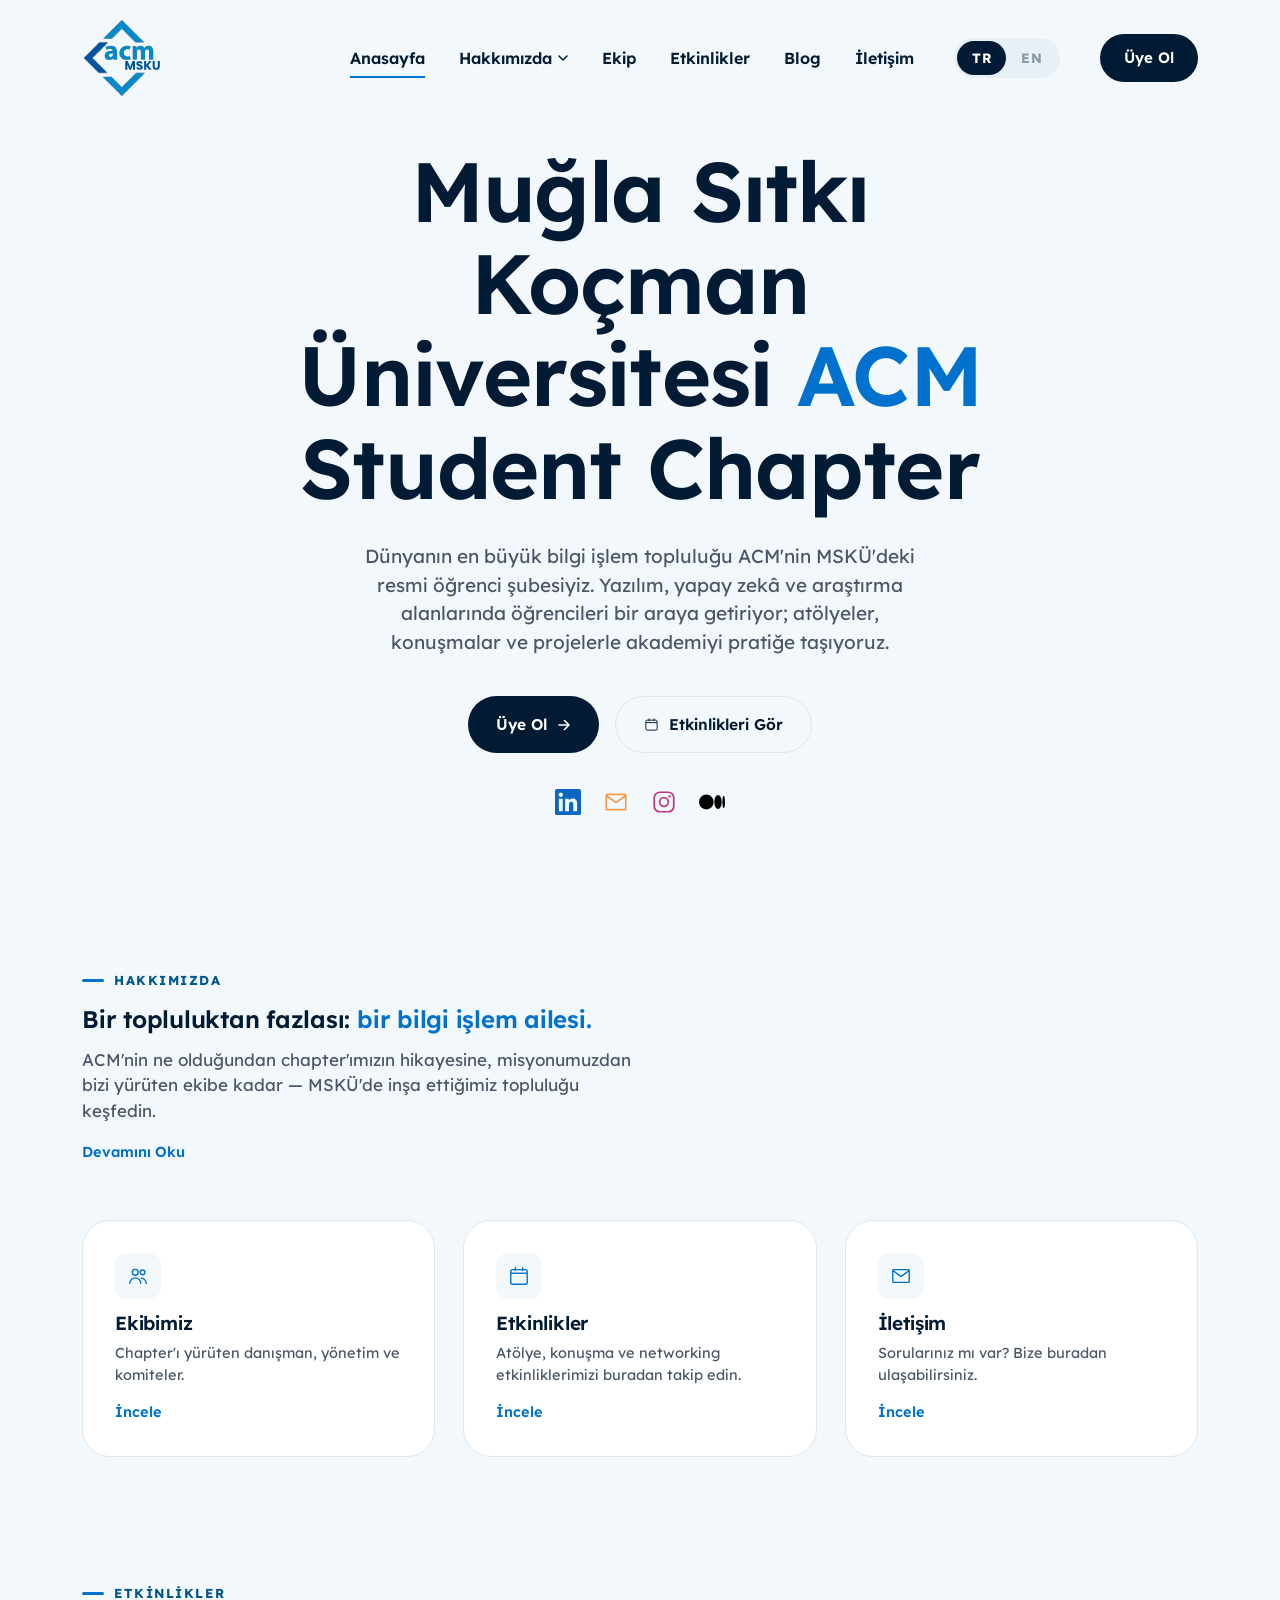
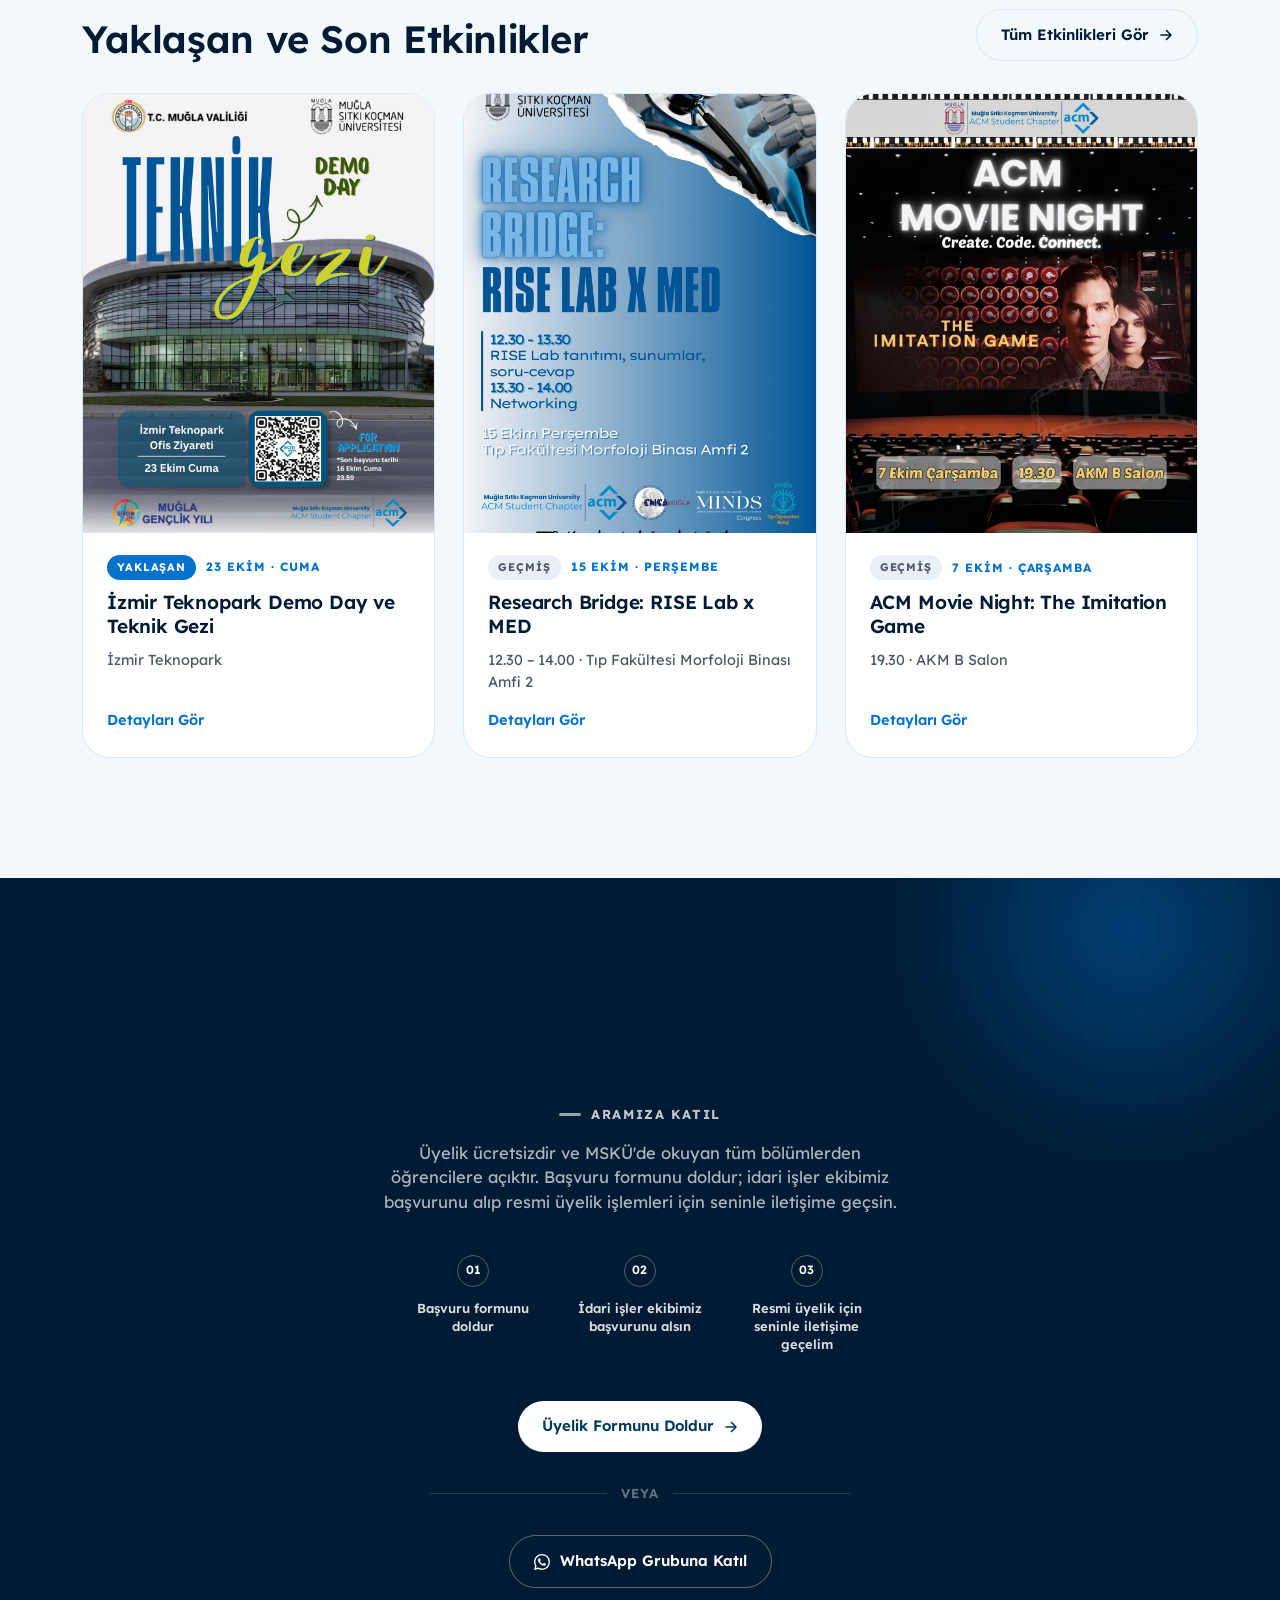
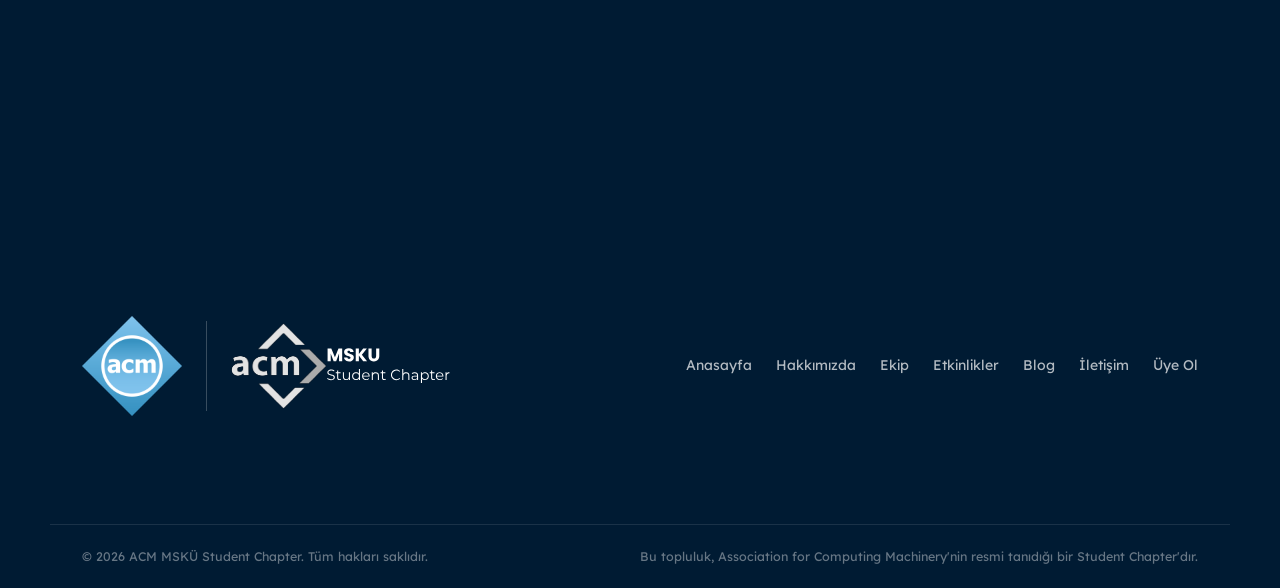
<file: index.html>
<!DOCTYPE html>
<html lang="tr">
<head>
<meta charset="UTF-8">
<meta name="viewport" content="width=device-width, initial-scale=1.0">
<title>ACM MSKÜ Student Chapter — Muğla Sıtkı Koçman Üniversitesi</title>
<meta name="description" content="ACM Muğla Sıtkı Koçman Üniversitesi Student Chapter — Association for Computing Machinery'nin MSKÜ'deki resmi öğrenci topluluğu. Etkinlikler, atölyeler ve kariyer fırsatları.">

<!-- Fontshare: Clash Display (başlıklar) -->
<link rel="preconnect" href="https://api.fontshare.com">
<link href="https://api.fontshare.com/v2/css?f[]=clash-display@500,600,700&display=swap" rel="stylesheet">

<!-- Google Fonts: Lexend (gövde metni / arayüz) -->
<link rel="preconnect" href="https://fonts.googleapis.com">
<link rel="preconnect" href="https://fonts.gstatic.com" crossorigin>
<link href="https://fonts.googleapis.com/css2?family=Lexend:wght@400;500;600;700;800&display=swap" rel="stylesheet">

<link rel="icon" href="assets/img/logo/acmshortcolour.svg" type="image/svg+xml">
<link rel="stylesheet" href="assets/css/style.css">
</head>
<body>

<a class="skip-link" href="#icerik" data-i18n="skip.link">İçeriğe geç</a>

<header class="nav" id="siteNav">
  <div class="nav-inner">
    <a href="index.html#anasayfa" class="brand" aria-label="ACM MSKÜ anasayfa">
      <img class="brand-logo" src="assets/img/logo/acmshortcolour.svg" alt="ACM">
    </a>

    <button class="nav-toggle" id="navToggle" aria-label="Menüyü aç/kapat" aria-expanded="false" aria-controls="navMenu">
      <span></span><span></span><span></span>
    </button>

    <nav class="nav-menu" id="navMenu">
      <ul>
        <li><a href="index.html#anasayfa" class="nav-link" data-i18n="nav.home">Anasayfa</a></li>
        <li class="has-dropdown">
          <a href="hakkimizda.html" class="nav-link"><span data-i18n="nav.about">Hakkımızda</span> <svg class="chev" width="10" height="6" viewBox="0 0 10 6" fill="none"><path d="M1 1L5 5L9 1" stroke="currentColor" stroke-width="1.5" stroke-linecap="round" stroke-linejoin="round"/></svg></a>
          <ul class="dropdown">
            <li><a href="hakkimizda.html#acm-nedir" data-i18n="nav.about.acm">ACM Nedir?</a></li>
            <li><a href="hakkimizda.html#biz-kimiz" data-i18n="nav.about.us">Biz Kimiz</a></li>
            <li><a href="hakkimizda.html#misyon-vizyon" data-i18n="nav.about.mv" data-i18n-html>Misyon &amp; Vizyon</a></li>
          </ul>
        </li>
        <li><a href="ekip.html" class="nav-link" data-i18n="nav.about.team">Ekip</a></li>
        <li><a href="etkinlikler.html" class="nav-link" data-i18n="nav.events">Etkinlikler</a></li>
        <li><a href="blog.html" class="nav-link" data-i18n="nav.blog">Blog</a></li>
        <li><a href="iletisim.html" class="nav-link" data-i18n="nav.contact">İletişim</a></li>
      </ul>
      <div class="lang-toggle" role="group" aria-label="Dil seçimi / Language">
        <button type="button" class="lang-btn is-active" data-lang="tr">TR</button>
        <button type="button" class="lang-btn" data-lang="en">EN</button>
      </div>
      <a href="index.html#uye-ol" class="btn btn-primary btn-nav" data-i18n="nav.join">Üye Ol</a>
    </nav>
  </div>
</header>

<main id="icerik">

  <!-- ============ ANASAYFA / HERO ============ -->
  <section id="anasayfa" class="hero">
    <div class="hero-inner">
      <h1 data-reveal data-i18n="hero.title" data-i18n-html>
        Muğla Sıtkı Koçman<br>
        Üniversitesi <span class="text-accent">ACM</span><br>
        Student Chapter
      </h1>
      <p class="hero-lead" data-reveal data-i18n="hero.lead">
        Dünyanın en büyük bilgi işlem topluluğu ACM'nin MSKÜ'deki resmi öğrenci şubesiyiz.
        Yazılım, yapay zekâ ve araştırma alanlarında öğrencileri bir araya getiriyor;
        atölyeler, konuşmalar ve projelerle akademiyi pratiğe taşıyoruz.
      </p>
      <div class="hero-actions" data-reveal>
        <a href="#uye-ol" class="btn btn-primary btn-lg">
          <span data-i18n="nav.join">Üye Ol</span>
          <svg width="14" height="14" viewBox="0 0 14 14" fill="none"><path d="M2 7H12M12 7L7.5 2.5M12 7L7.5 11.5" stroke="currentColor" stroke-width="1.6" stroke-linecap="round" stroke-linejoin="round"/></svg>
        </a>
        <a href="etkinlikler.html" class="btn btn-soft btn-lg">
          <svg width="15" height="15" viewBox="0 0 24 24" fill="none"><rect x="3" y="5" width="18" height="16" rx="2" stroke="currentColor" stroke-width="1.5"/><path d="M3 9H21" stroke="currentColor" stroke-width="1.5"/><path d="M8 3V6M16 3V6" stroke="currentColor" stroke-width="1.5" stroke-linecap="round"/></svg>
          <span data-i18n="hero.cta.events">Etkinlikleri Gör</span>
        </a>
      </div>
      <div class="hero-social" data-reveal>
        <a class="hero-social-link hero-social-link--linkedin" href="https://www.linkedin.com/company/mskuacm" target="_blank" rel="noopener" data-i18n-aria="aria.linkedin" aria-label="LinkedIn"><svg width="26" height="26" viewBox="0 0 24 24" fill="currentColor"><path d="M20.447 20.452h-3.554v-5.569c0-1.328-.027-3.037-1.852-3.037-1.853 0-2.136 1.445-2.136 2.939v5.667H9.351V9h3.414v1.561h.046c.477-.9 1.637-1.85 3.37-1.85 3.601 0 4.267 2.37 4.267 5.455v6.286zM5.337 7.433c-1.144 0-2.063-.926-2.063-2.065 0-1.138.92-2.063 2.063-2.063 1.14 0 2.064.925 2.064 2.063 0 1.139-.925 2.065-2.064 2.065zm1.782 13.019H3.555V9h3.564v11.452zM22.225 0H1.771C.792 0 0 .774 0 1.729v20.542C0 23.227.792 24 1.771 24h20.451C23.2 24 24 23.227 24 22.271V1.729C24 .774 23.2 0 22.222 0h.003z"/></svg></a>
        <a class="hero-social-link hero-social-link--mail" href="mailto:acmmsku@mu.edu.tr" data-i18n-aria="aria.mail" aria-label="E-posta"><svg width="26" height="26" viewBox="0 0 24 24" fill="none"><path d="M3 6L11.4 12.1C11.7556 12.36 12.2444 12.36 12.6 12.1L21 6M4 5H20C20.5523 5 21 5.44772 21 6V18C21 18.5523 20.5523 19 20 19H4C3.44772 19 3 18.5523 3 18V6C3 5.44772 3.44772 5 4 5Z" stroke="currentColor" stroke-width="1.5" stroke-linecap="round" stroke-linejoin="round"/></svg></a>
        <a class="hero-social-link hero-social-link--instagram" href="https://www.instagram.com/mskuacm/" target="_blank" rel="noopener" data-i18n-aria="aria.instagram" aria-label="Instagram"><svg width="26" height="26" viewBox="0 0 24 24" fill="none"><rect x="3" y="3" width="18" height="18" rx="5" stroke="currentColor" stroke-width="1.6"/><circle cx="12" cy="12" r="4" stroke="currentColor" stroke-width="1.6"/><circle cx="17.2" cy="6.8" r="1.1" fill="currentColor"/></svg></a>
        <a class="hero-social-link hero-social-link--medium" href="https://medium.com/@mskuacm" target="_blank" rel="noopener" data-i18n-aria="aria.medium" aria-label="Medium"><svg width="26" height="26" viewBox="0 0 24 24" fill="currentColor"><path d="M13.54 12a6.8 6.8 0 01-6.77 6.82A6.8 6.8 0 010 12a6.8 6.8 0 016.77-6.82A6.8 6.8 0 0113.54 12zM20.96 12c0 3.54-1.51 6.42-3.38 6.42-1.87 0-3.38-2.88-3.38-6.42s1.51-6.42 3.38-6.42 3.38 2.88 3.38 6.42zM24 12c0 3.17-.53 5.75-1.19 5.75-.66 0-1.19-2.58-1.19-5.75s.53-5.75 1.19-5.75c.66 0 1.19 2.58 1.19 5.75z"/></svg></a>
      </div>
    </div>
  </section>

  <!-- ============ HAKKIMIZDA — özet ============ -->
  <section class="section-intro">
    <span class="kicker" data-reveal data-i18n="about.kicker">Hakkımızda</span>
    <h2 data-reveal data-i18n="about.title" data-i18n-html>Bir topluluktan fazlası: <span class="text-accent">bir bilgi işlem ailesi.</span></h2>
    <p class="section-lead" data-reveal data-i18n="about.lead">
      ACM'nin ne olduğundan chapter'ımızın hikayesine, misyonumuzdan bizi yürüten ekibe kadar —
      MSKÜ'de inşa ettiğimiz topluluğu keşfedin.
    </p>
    <a href="hakkimizda.html" class="link-arrow" data-reveal data-i18n="about.cta">Devamını Oku</a>
  </section>

  <!-- ============ HIZLI BAĞLANTILAR ============ -->
  <section class="section quicklinks-section">
    <div class="quicklinks-grid">
      <a class="quicklink-card" href="ekip.html" data-reveal>
        <span class="quicklink-icon">
          <svg width="22" height="22" viewBox="0 0 24 24" fill="none"><circle cx="9" cy="8" r="3.2" stroke="currentColor" stroke-width="1.5"/><path d="M3 20c0-3.3 2.7-6 6-6s6 2.7 6 6" stroke="currentColor" stroke-width="1.5" stroke-linecap="round"/><circle cx="17" cy="8" r="2.6" stroke="currentColor" stroke-width="1.5"/><path d="M15.5 14.3c2.9.3 5.1 2.7 5.5 5.7" stroke="currentColor" stroke-width="1.5" stroke-linecap="round"/></svg>
        </span>
        <h3 data-i18n="team.title">Ekibimiz</h3>
        <p data-i18n="quick.team.body">Chapter'ı yürüten danışman, yönetim ve komiteler.</p>
        <span class="link-arrow" data-i18n="quick.more">İncele</span>
      </a>
      <a class="quicklink-card" href="etkinlikler.html" data-reveal>
        <span class="quicklink-icon">
          <svg width="22" height="22" viewBox="0 0 24 24" fill="none"><rect x="3" y="5" width="18" height="16" rx="2" stroke="currentColor" stroke-width="1.5"/><path d="M3 9H21" stroke="currentColor" stroke-width="1.5"/><path d="M8 3V6M16 3V6" stroke="currentColor" stroke-width="1.5" stroke-linecap="round"/></svg>
        </span>
        <h3 data-i18n="nav.events">Etkinlikler</h3>
        <p data-i18n="quick.events.body">Atölye, konuşma ve networking etkinliklerimizi buradan takip edin.</p>
        <span class="link-arrow" data-i18n="quick.more">İncele</span>
      </a>
      <a class="quicklink-card" href="iletisim.html" data-reveal>
        <span class="quicklink-icon">
          <svg width="22" height="22" viewBox="0 0 24 24" fill="none"><path d="M3 6L11.4 12.1C11.7556 12.36 12.2444 12.36 12.6 12.1L21 6M4 5H20C20.5523 5 21 5.44772 21 6V18C21 18.5523 20.5523 19 20 19H4C3.44772 19 3 18.5523 3 18V6C3 5.44772 3.44772 5 4 5Z" stroke="currentColor" stroke-width="1.5" stroke-linecap="round" stroke-linejoin="round"/></svg>
        </span>
        <h3 data-i18n="nav.contact">İletişim</h3>
        <p data-i18n="quick.contact.body">Sorularınız mı var? Bize buradan ulaşabilirsiniz.</p>
        <span class="link-arrow" data-i18n="quick.more">İncele</span>
      </a>
    </div>
  </section>

  <!-- ============ YAKLAŞAN ETKİNLİKLER ============ -->
  <section class="section home-events-section">
    <div class="home-events-head" data-reveal>
      <div>
        <span class="kicker" data-i18n="events.kicker">Etkinlikler</span>
        <h2 data-i18n="home.events.title">Yaklaşan ve Son Etkinlikler</h2>
      </div>
      <a href="etkinlikler.html" class="btn btn-soft">
        <span data-i18n="events.all">Tüm Etkinlikleri Gör</span>
        <svg width="14" height="14" viewBox="0 0 14 14" fill="none"><path d="M2 7H12M12 7L7.5 2.5M12 7L7.5 11.5" stroke="currentColor" stroke-width="1.6" stroke-linecap="round" stroke-linejoin="round"/></svg>
      </a>
    </div>
    <div class="home-events-grid">
      <a class="home-event-card" href="etkinlik-teknopark.html" data-reveal>
        <div class="home-event-cover"><img src="assets/img/events/teknopark.jpeg" alt="İzmir Teknopark teknik gezi afişi"></div>
        <div class="home-event-body">
          <div class="home-event-top"><span class="home-event-tag home-event-tag--upcoming" data-i18n="events.tag.upcoming">Yaklaşan</span><span class="home-event-date" data-i18n="events.date.oct23.short">23 Ekim · Cuma</span></div>
          <h3 data-i18n="events.teknopark.title">İzmir Teknopark Demo Day ve Teknik Gezi</h3>
          <span class="home-event-info">İzmir Teknopark</span>
          <span class="link-arrow home-event-more" data-i18n="events.details">Detayları Gör</span>
        </div>
      </a>
      <a class="home-event-card" href="etkinlik-riselab.html" data-reveal>
        <div class="home-event-cover"><img src="assets/img/events/riselabevent.jpg" alt="Research Bridge: RISE Lab x MED etkinlik afişi"></div>
        <div class="home-event-body">
          <div class="home-event-top"><span class="home-event-tag" data-i18n="events.tag.past">Geçmiş</span><span class="home-event-date" data-i18n="events.date.oct15.short">15 Ekim · Perşembe</span></div>
          <h3 data-i18n="events.riselab.title">Research Bridge: RISE Lab x MED</h3>
          <span class="home-event-info">12.30 – 14.00 · Tıp Fakültesi Morfoloji Binası Amfi 2</span>
          <span class="link-arrow home-event-more" data-i18n="events.details">Detayları Gör</span>
        </div>
      </a>
      <a class="home-event-card" href="etkinlik-movie-night.html" data-reveal>
        <div class="home-event-cover"><img src="assets/img/events/movie-night.jpeg" alt="ACM Movie Night etkinlik afişi"></div>
        <div class="home-event-body">
          <div class="home-event-top"><span class="home-event-tag" data-i18n="events.tag.past">Geçmiş</span><span class="home-event-date" data-i18n="events.date.oct7.short">7 Ekim · Çarşamba</span></div>
          <h3 data-i18n="events.movie.title">ACM Movie Night: The Imitation Game</h3>
          <span class="home-event-info">19.30 · AKM B Salon</span>
          <span class="link-arrow home-event-more" data-i18n="events.details">Detayları Gör</span>
        </div>
      </a>
    </div>
  </section>

  <!-- ============ ÜYE OL ============ -->
  <section id="uye-ol" class="section join">
    <div class="join-inner" data-reveal>
      <span class="kicker kicker--onblue kicker--center" data-i18n="join.kicker">Aramıza Katıl</span>
      <p data-i18n="join.lead">
        Üyelik ücretsizdir ve MSKÜ'de okuyan tüm bölümlerden öğrencilere açıktır. Başvuru formunu doldur;
        idari işler ekibimiz başvurunu alıp resmi üyelik işlemleri için seninle iletişime geçsin.
      </p>
      <div class="join-steps">
        <div class="join-step"><span class="join-step-num">01</span><span data-i18n="join.step1">Başvuru formunu doldur</span></div>
        <div class="join-step"><span class="join-step-num">02</span><span data-i18n="join.step2">İdari işler ekibimiz başvurunu alsın</span></div>
        <div class="join-step"><span class="join-step-num">03</span><span data-i18n="join.step3">Resmi üyelik için seninle iletişime geçelim</span></div>
      </div>

      <a href="https://tally.so/r/q46l4Y" class="btn btn-onblue" target="_blank" rel="noopener">
        <span data-i18n="join.apply">Üyelik Formunu Doldur</span>
        <svg width="14" height="14" viewBox="0 0 14 14" fill="none"><path d="M2 7H12M12 7L7.5 2.5M12 7L7.5 11.5" stroke="currentColor" stroke-width="1.6" stroke-linecap="round" stroke-linejoin="round"/></svg>
      </a>

      <div class="join-divider"><span data-i18n="join.or">veya</span></div>

      <a href="https://chat.whatsapp.com/DdUwGFTEdpZ2QlzF4hMbMn" class="btn btn-outline-onblue" target="_blank" rel="noopener">
        <svg width="16" height="16" viewBox="0 0 24 24" fill="currentColor"><path d="M17.472 14.382c-.297-.149-1.758-.867-2.03-.967-.273-.099-.471-.148-.67.15-.197.297-.767.966-.94 1.164-.173.199-.347.223-.644.075-.297-.15-1.255-.463-2.39-1.475-.883-.788-1.48-1.761-1.653-2.059-.173-.297-.018-.458.13-.606.134-.133.298-.347.446-.52.149-.174.198-.298.298-.497.099-.198.05-.371-.025-.52-.075-.149-.669-1.612-.916-2.207-.242-.579-.487-.5-.669-.51-.173-.008-.371-.01-.57-.01-.198 0-.52.074-.792.372-.272.297-1.04 1.016-1.04 2.479 0 1.462 1.065 2.875 1.213 3.074.149.198 2.096 3.2 5.077 4.487.709.306 1.262.489 1.694.625.712.227 1.36.195 1.871.118.571-.085 1.758-.719 2.006-1.413.248-.694.248-1.289.173-1.413-.074-.124-.272-.198-.57-.347m-5.421 7.403h-.004a9.87 9.87 0 01-5.031-1.378l-.361-.214-3.741.982.998-3.648-.235-.374a9.86 9.86 0 01-1.51-5.26c.001-5.45 4.436-9.884 9.888-9.884 2.64 0 5.122 1.03 6.988 2.898a9.825 9.825 0 012.893 6.994c-.003 5.45-4.437 9.884-9.885 9.884m8.413-18.297A11.815 11.815 0 0012.05 0C5.495 0 .16 5.335.157 11.892c0 2.096.547 4.142 1.588 5.945L.057 24l6.305-1.654a11.882 11.882 0 005.683 1.448h.005c6.554 0 11.89-5.335 11.893-11.893a11.821 11.821 0 00-3.48-8.413"/></svg>
        <span data-i18n="join.whatsapp">WhatsApp Grubuna Katıl</span>
      </a>
    </div>
  </section>

</main>

<footer class="site-footer">
  <div class="footer-inner">
    <div class="footer-brand">
      <img class="footer-logo-acm" src="assets/img/logo/acm-logo.png" alt="ACM">
      <span class="footer-divider" aria-hidden="true"></span>
      <img class="footer-logo" src="assets/img/logo/acmlongwhite.svg" alt="ACM MSKÜ">
    </div>
    <nav class="footer-links" aria-label="Alt bilgi bağlantıları">
      <a href="index.html#anasayfa" data-i18n="nav.home">Anasayfa</a>
      <a href="hakkimizda.html" data-i18n="nav.about">Hakkımızda</a>
      <a href="ekip.html" data-i18n="nav.about.team">Ekip</a>
      <a href="etkinlikler.html" data-i18n="nav.events">Etkinlikler</a>
      <a href="blog.html" data-i18n="nav.blog">Blog</a>
      <a href="iletisim.html" data-i18n="nav.contact">İletişim</a>
      <a href="index.html#uye-ol" data-i18n="nav.join">Üye Ol</a>
    </nav>
  </div>
  <div class="footer-bottom">
    <span>© <span id="year"></span> ACM MSKÜ Student Chapter. <span data-i18n="footer.rights">Tüm hakları saklıdır.</span></span>
    <span data-i18n="footer.recognized">Bu topluluk, Association for Computing Machinery'nin resmi tanıdığı bir Student Chapter'dır.</span>
  </div>
</footer>

<script src="assets/js/main.js"></script>
</body>
</html>
</file>
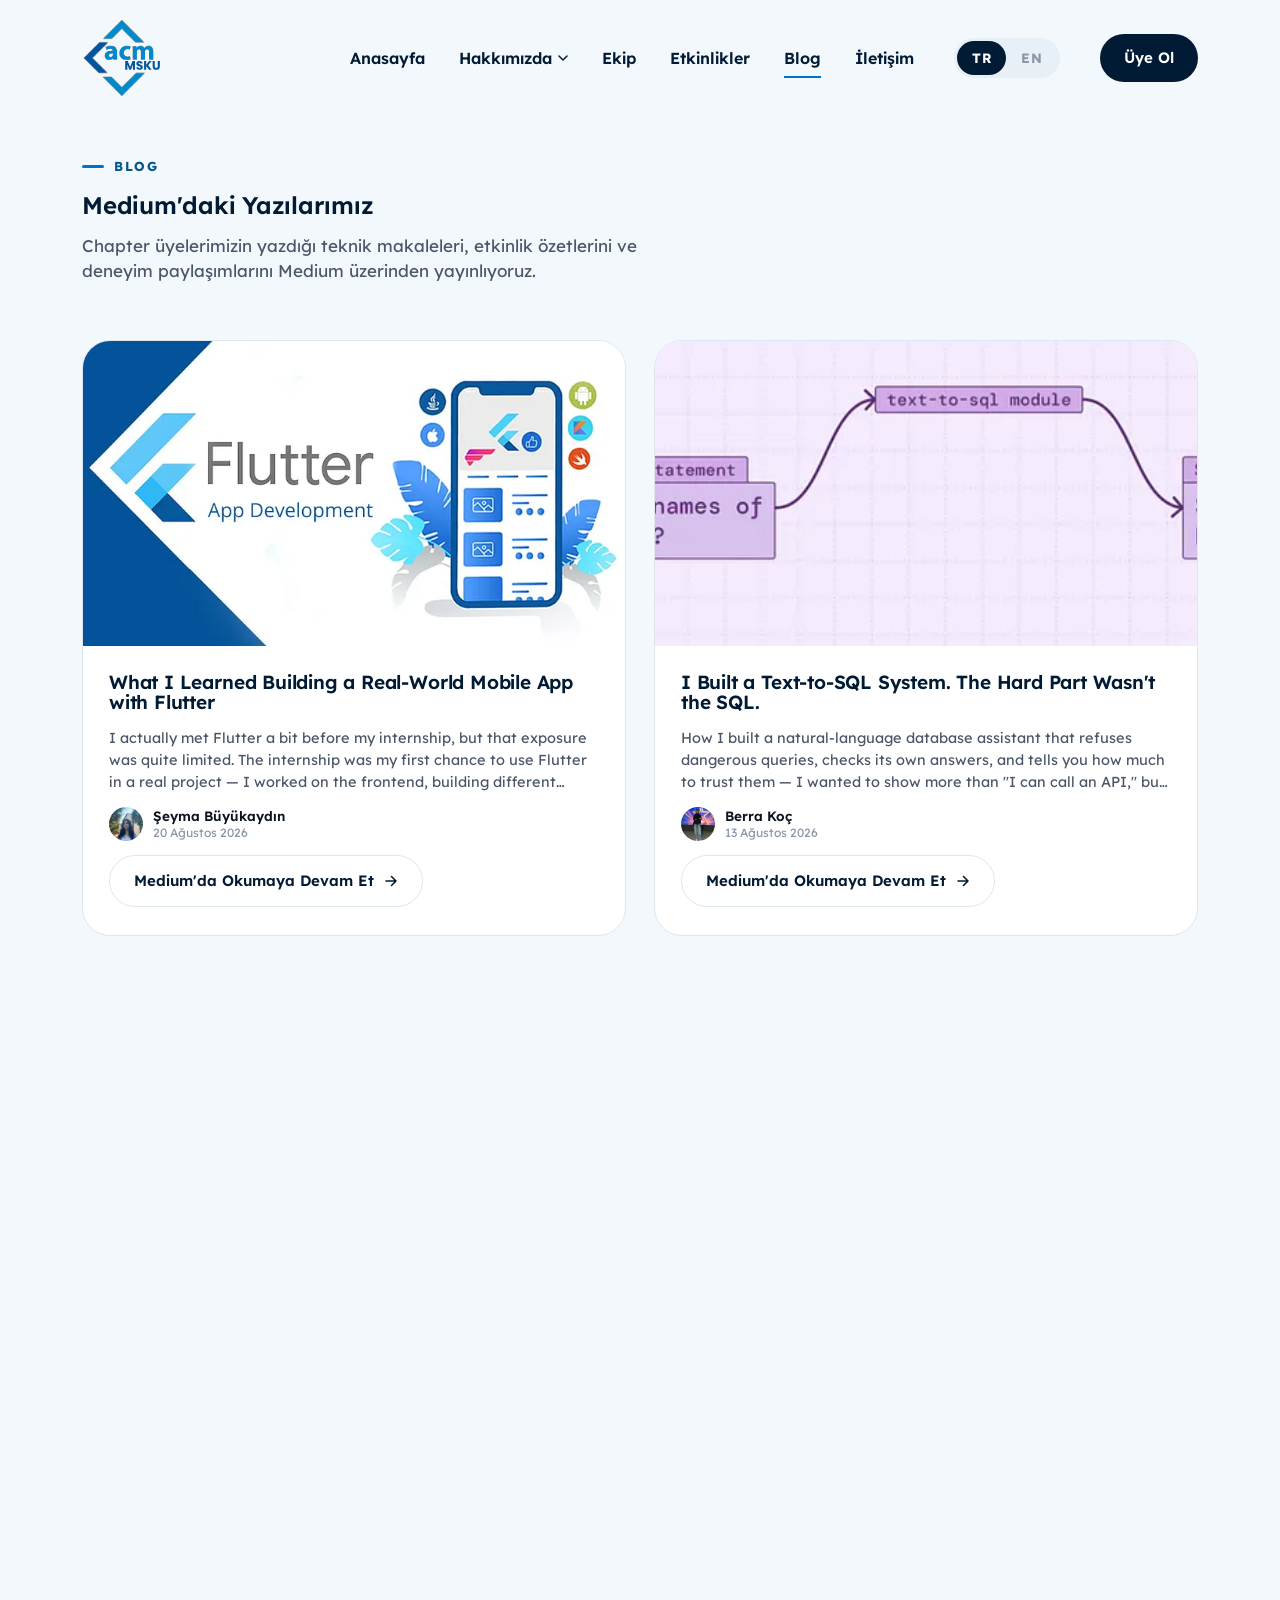
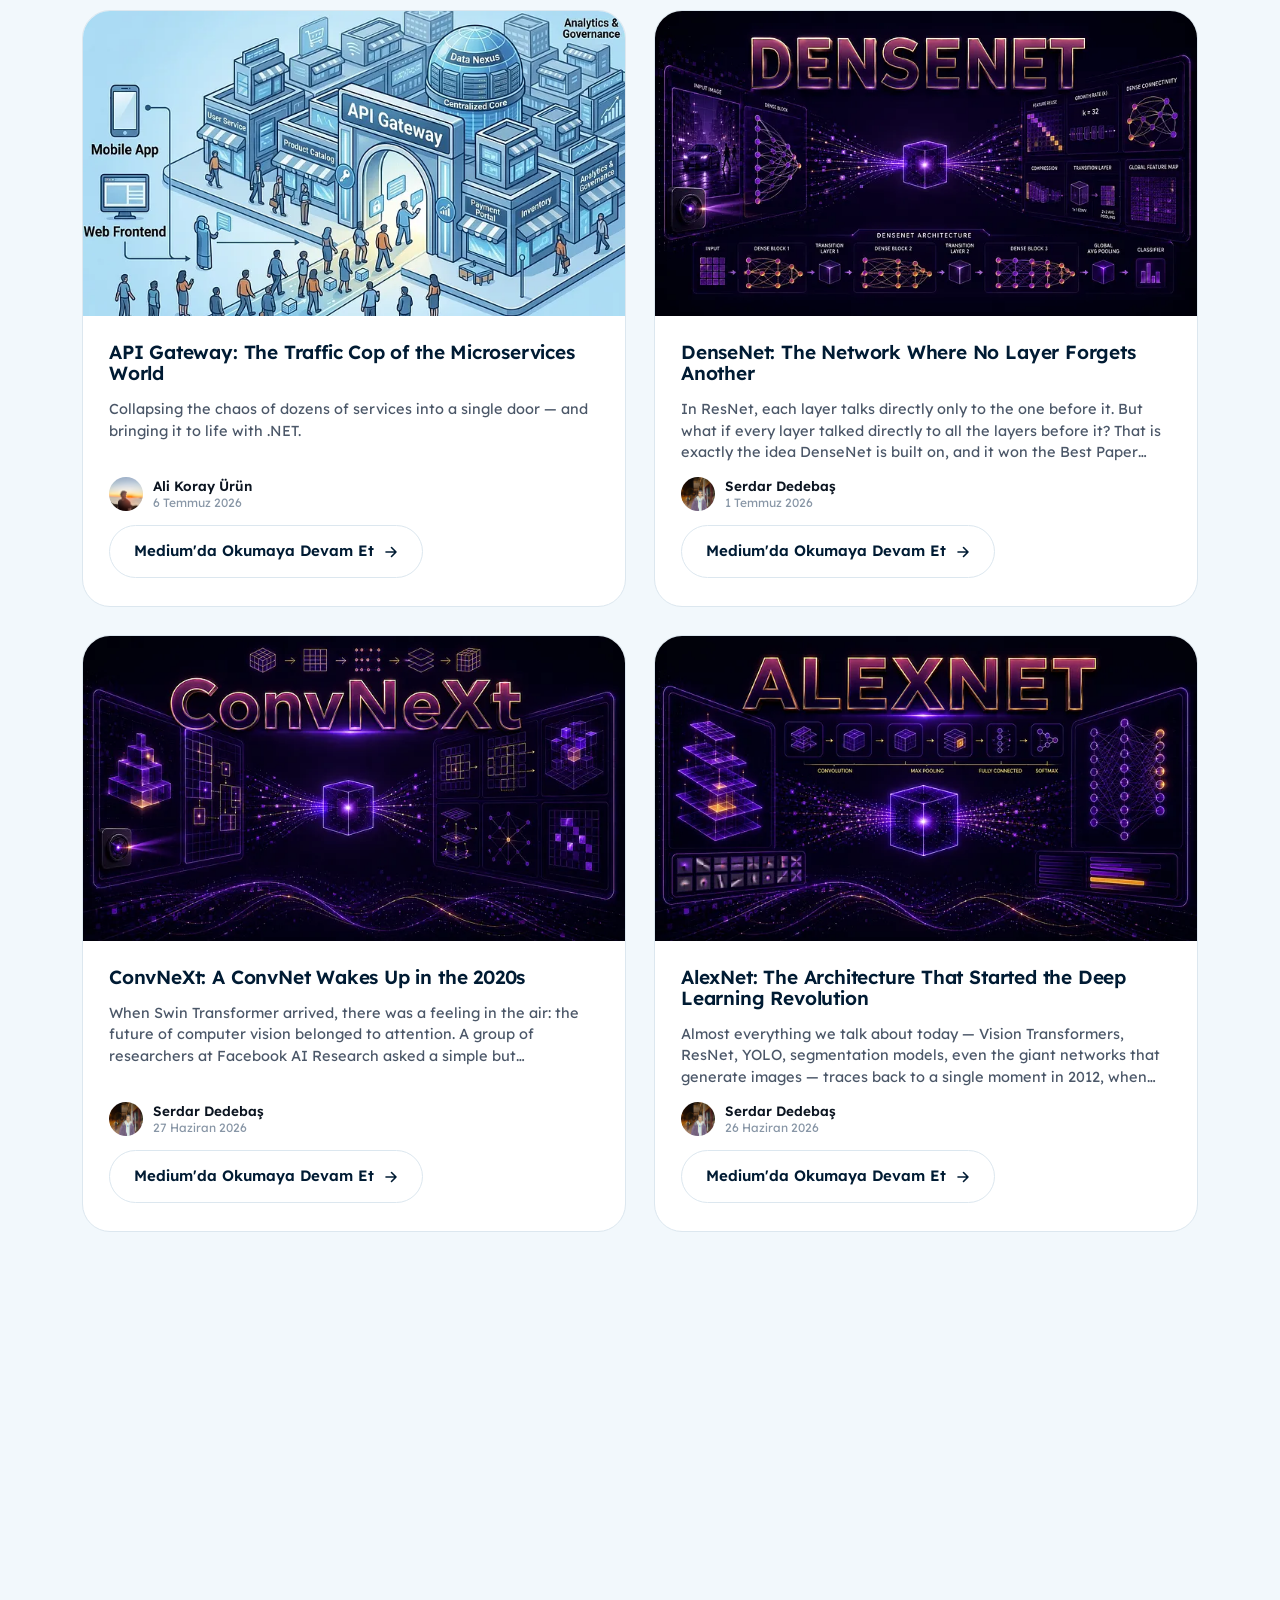
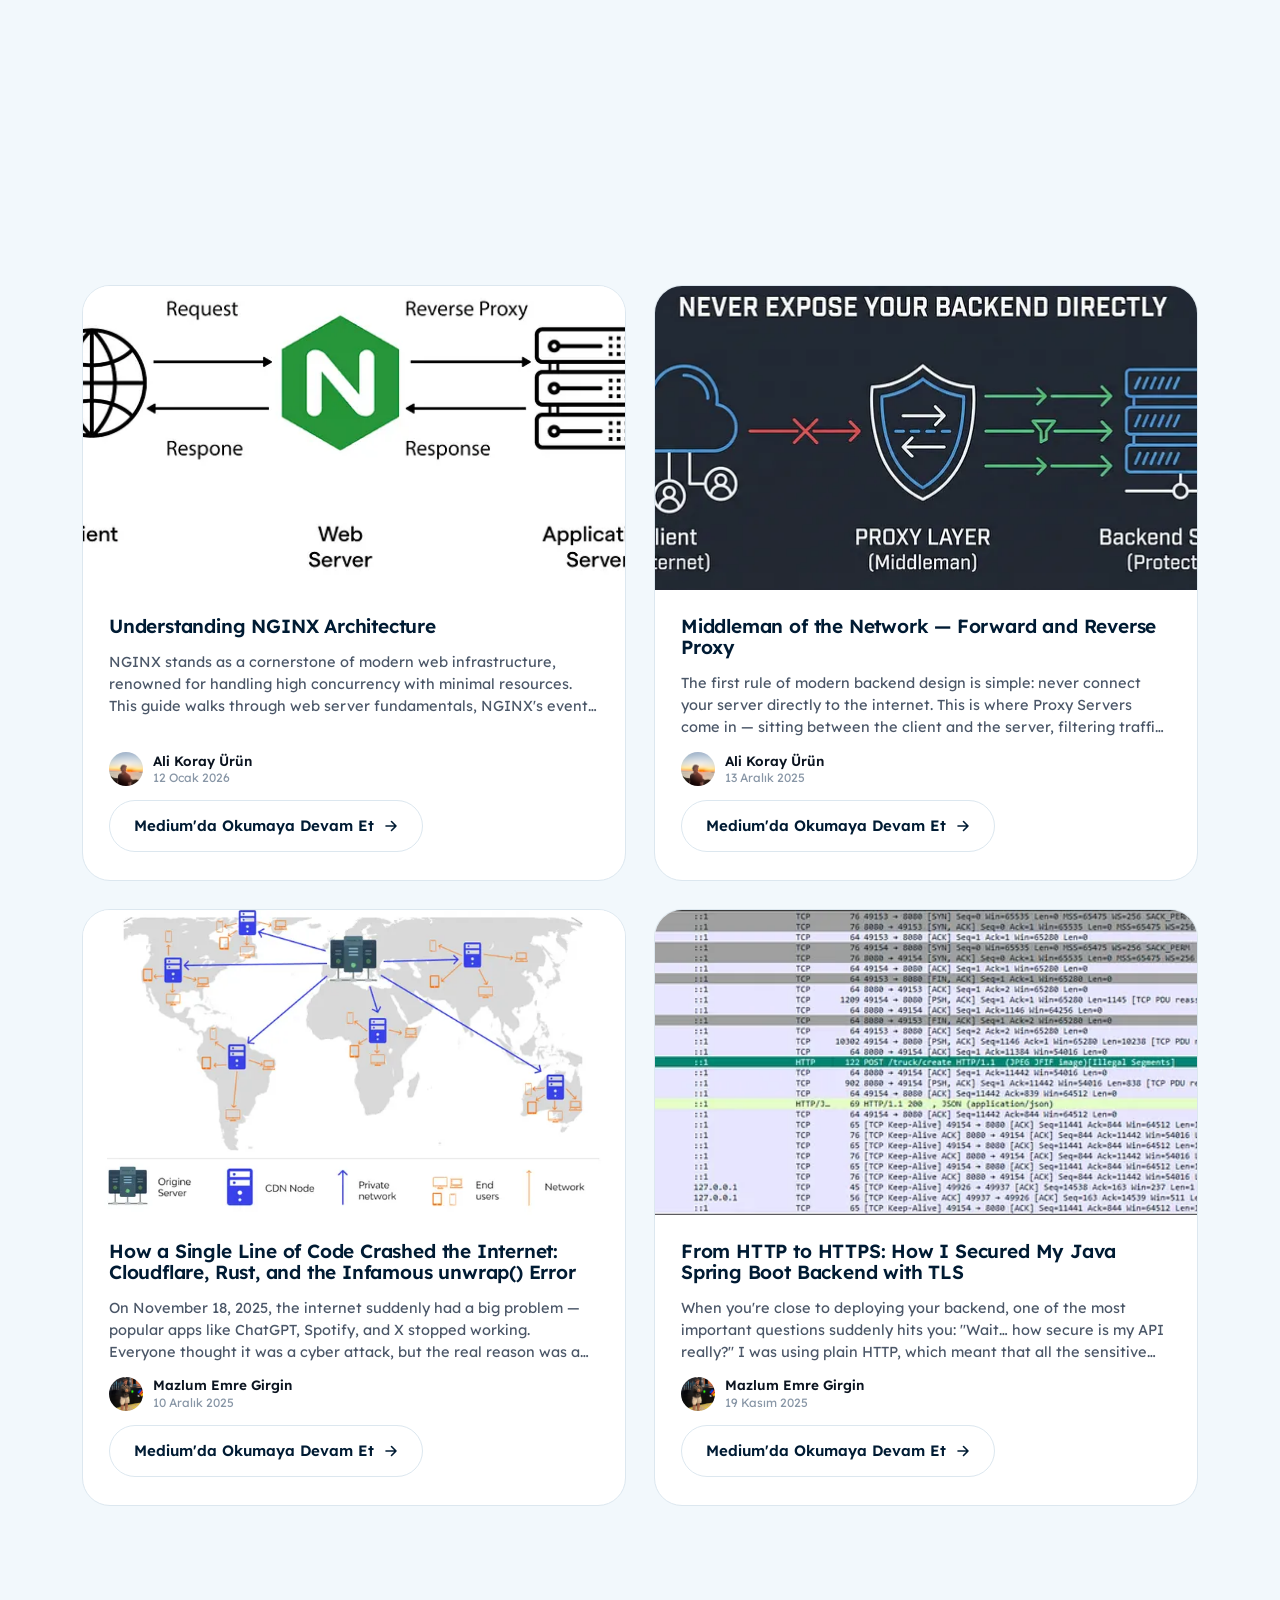
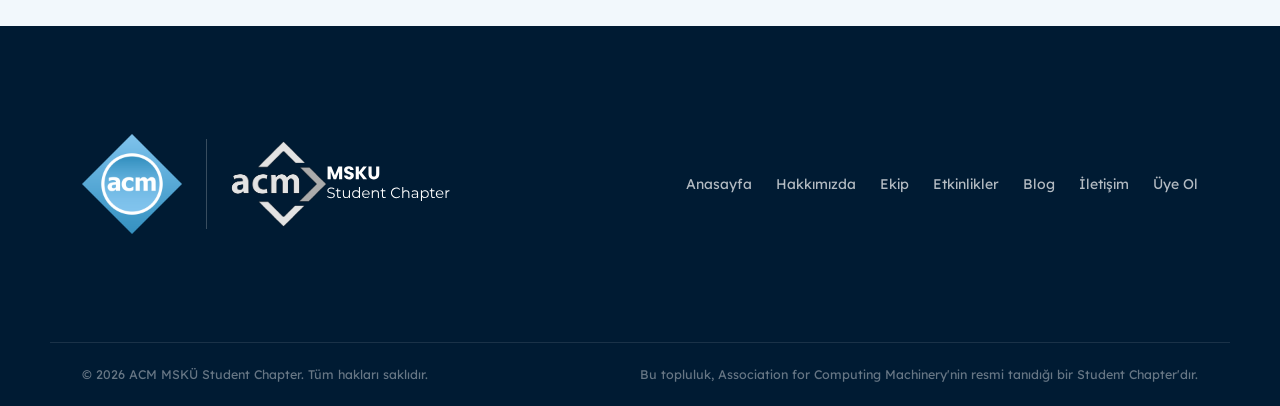
<file: blog.html>
<!DOCTYPE html>
<html lang="tr">
<head>
<meta charset="UTF-8">
<meta name="viewport" content="width=device-width, initial-scale=1.0">
<title>Blog — ACM MSKÜ Student Chapter</title>
<meta name="description" content="ACM MSKÜ Student Chapter'ın Medium'da yayınladığı teknik makaleler ve yazılar.">

<!-- Fontshare: Clash Display (başlıklar) -->
<link rel="preconnect" href="https://api.fontshare.com">
<link href="https://api.fontshare.com/v2/css?f[]=clash-display@500,600,700&display=swap" rel="stylesheet">

<!-- Google Fonts: Lexend (gövde metni / arayüz) -->
<link rel="preconnect" href="https://fonts.googleapis.com">
<link rel="preconnect" href="https://fonts.gstatic.com" crossorigin>
<link href="https://fonts.googleapis.com/css2?family=Lexend:wght@400;500;600;700;800&display=swap" rel="stylesheet">

<link rel="icon" href="assets/img/logo/acmshortcolour.svg" type="image/svg+xml">
<link rel="stylesheet" href="assets/css/style.css">
</head>
<body data-title-key="meta.title.blog">

<a class="skip-link" href="#icerik" data-i18n="skip.link">İçeriğe geç</a>

<header class="nav" id="siteNav">
  <div class="nav-inner">
    <a href="index.html#anasayfa" class="brand" aria-label="ACM MSKÜ anasayfa">
      <img class="brand-logo" src="assets/img/logo/acmshortcolour.svg" alt="ACM">
    </a>

    <button class="nav-toggle" id="navToggle" aria-label="Menüyü aç/kapat" aria-expanded="false" aria-controls="navMenu">
      <span></span><span></span><span></span>
    </button>

    <nav class="nav-menu" id="navMenu">
      <ul>
        <li><a href="index.html#anasayfa" class="nav-link" data-i18n="nav.home">Anasayfa</a></li>
        <li class="has-dropdown">
          <a href="hakkimizda.html" class="nav-link"><span data-i18n="nav.about">Hakkımızda</span> <svg class="chev" width="10" height="6" viewBox="0 0 10 6" fill="none"><path d="M1 1L5 5L9 1" stroke="currentColor" stroke-width="1.5" stroke-linecap="round" stroke-linejoin="round"/></svg></a>
          <ul class="dropdown">
            <li><a href="hakkimizda.html#acm-nedir" data-i18n="nav.about.acm">ACM Nedir?</a></li>
            <li><a href="hakkimizda.html#biz-kimiz" data-i18n="nav.about.us">Biz Kimiz</a></li>
            <li><a href="hakkimizda.html#misyon-vizyon" data-i18n="nav.about.mv" data-i18n-html>Misyon &amp; Vizyon</a></li>
          </ul>
        </li>
        <li><a href="ekip.html" class="nav-link" data-i18n="nav.about.team">Ekip</a></li>
        <li><a href="etkinlikler.html" class="nav-link" data-i18n="nav.events">Etkinlikler</a></li>
        <li><a href="blog.html" class="nav-link" data-i18n="nav.blog">Blog</a></li>
        <li><a href="iletisim.html" class="nav-link" data-i18n="nav.contact">İletişim</a></li>
      </ul>
      <div class="lang-toggle" role="group" aria-label="Dil seçimi / Language">
        <button type="button" class="lang-btn is-active" data-lang="tr">TR</button>
        <button type="button" class="lang-btn" data-lang="en">EN</button>
      </div>
      <a href="index.html#uye-ol" class="btn btn-primary btn-nav" data-i18n="nav.join">Üye Ol</a>
    </nav>
  </div>
</header>

<main id="icerik">

  <!-- ============ BLOG ============ -->
  <section id="blog" class="section section--top">
    <div class="section-head" data-reveal>
      <span class="kicker" data-i18n="blog.kicker">Blog</span>
      <h2 data-i18n="blog.title">Medium'daki Yazılarımız</h2>
      <p class="section-lead" data-i18n="blog.lead">
        Chapter üyelerimizin yazdığı teknik makaleleri, etkinlik özetlerini ve deneyim paylaşımlarını
        Medium üzerinden yayınlıyoruz.
      </p>
    </div>
    <div class="blog-grid">

      <article class="blog-card" data-reveal>
        <div class="blog-card-cover"><img src="assets/img/medium/seyma_flutter.webp" alt=""></div>
        <div class="blog-card-body">
          <h3>What I Learned Building a Real-World Mobile App with Flutter</h3>
          <p>
            I actually met Flutter a bit before my internship, but that exposure was quite limited. The
            internship was my first chance to use Flutter in a real project — I worked on the frontend,
            building different screens and shared components while adapting to the existing project structure.
          </p>
          <div class="blog-card-meta">
            <img class="blog-card-avatar" src="assets/img/board/seyma.jpeg" alt="">
            <div class="blog-card-meta-text">
              <span class="blog-card-author">Şeyma Büyükaydın</span>
              <span class="blog-card-date">20 Ağustos 2026</span>
            </div>
          </div>
          <a href="https://medium.com/@seymabuyukaydin7/what-i-learned-building-a-real-world-mobile-app-with-flutter-eea90b9ccbf7" class="btn btn-soft" target="_blank" rel="noopener">
            <span data-i18n="blog.readMore">Medium'da Okumaya Devam Et</span>
            <svg width="14" height="14" viewBox="0 0 14 14" fill="none"><path d="M2 7H12M12 7L7.5 2.5M12 7L7.5 11.5" stroke="currentColor" stroke-width="1.6" stroke-linecap="round" stroke-linejoin="round"/></svg>
          </a>
        </div>
      </article>

      <article class="blog-card" data-reveal>
        <div class="blog-card-cover"><img src="assets/img/medium/berra_texttosql.webp" alt=""></div>
        <div class="blog-card-body">
          <h3>I Built a Text-to-SQL System. The Hard Part Wasn't the SQL.</h3>
          <p>
            How I built a natural-language database assistant that refuses dangerous queries, checks its
            own answers, and tells you how much to trust them — I wanted to show more than "I can call
            an API," but that I think about what happens after the model gives an answer.
          </p>
          <div class="blog-card-meta">
            <img class="blog-card-avatar" src="assets/img/board/berrakoc.jpeg" alt="">
            <div class="blog-card-meta-text">
              <span class="blog-card-author">Berra Koç</span>
              <span class="blog-card-date">13 Ağustos 2026</span>
            </div>
          </div>
          <a href="https://medium.com/@kocberra3/i-built-a-text-to-sql-system-the-hard-part-wasnt-the-sql-1d210cb4b9d3" class="btn btn-soft" target="_blank" rel="noopener">
            <span data-i18n="blog.readMore">Medium'da Okumaya Devam Et</span>
            <svg width="14" height="14" viewBox="0 0 14 14" fill="none"><path d="M2 7H12M12 7L7.5 2.5M12 7L7.5 11.5" stroke="currentColor" stroke-width="1.6" stroke-linecap="round" stroke-linejoin="round"/></svg>
          </a>
        </div>
      </article>

      <article class="blog-card" data-reveal>
        <div class="blog-card-cover"><img src="assets/img/medium/sumeyye_vit.webp" alt=""></div>
        <div class="blog-card-body">
          <h3>ViT vs Swin Transformer: Global Attention vs Windowed Attention — A Small Experiment on CIFAR-10</h3>
          <p>
            In the first post of this series, ConvNeXt kept coming back to one comparison point: Swin
            Transformer. This post asks a more basic question: what made Swin necessary in the first
            place, when Vision Transformer already existed a year earlier?
          </p>
          <div class="blog-card-meta">
            <img class="blog-card-avatar" src="assets/img/board/sumeyye.jpeg" alt="">
            <div class="blog-card-meta-text">
              <span class="blog-card-author">Sümeyye Saray</span>
              <span class="blog-card-date">23 Temmuz 2026</span>
            </div>
          </div>
          <a href="https://medium.com/@sumeyyesaray478/vit-vs-swin-transformer-global-attention-vs-windowed-attention-a-small-experiment-on-cifar-10-1e149b57029a" class="btn btn-soft" target="_blank" rel="noopener">
            <span data-i18n="blog.readMore">Medium'da Okumaya Devam Et</span>
            <svg width="14" height="14" viewBox="0 0 14 14" fill="none"><path d="M2 7H12M12 7L7.5 2.5M12 7L7.5 11.5" stroke="currentColor" stroke-width="1.6" stroke-linecap="round" stroke-linejoin="round"/></svg>
          </a>
        </div>
      </article>

      <article class="blog-card" data-reveal>
        <div class="blog-card-cover"><img src="assets/img/medium/sumeyye_resnet.webp" alt=""></div>
        <div class="blog-card-body">
          <h3>ResNet-50 vs EfficientNet-B3 vs ConvNeXt-T: A Small Transfer Learning Experiment on CIFAR-10</h3>
          <p>
            Most people pick a backbone the same way: whichever one shows up first in a tutorial, or
            whichever one "everyone" seems to be using. I ran a controlled experiment instead — same
            dataset, same hyperparameters, three backbones trained side by side so it would actually mean something.
          </p>
          <div class="blog-card-meta">
            <img class="blog-card-avatar" src="assets/img/board/sumeyye.jpeg" alt="">
            <div class="blog-card-meta-text">
              <span class="blog-card-author">Sümeyye Saray</span>
              <span class="blog-card-date">17 Temmuz 2026</span>
            </div>
          </div>
          <a href="https://medium.com/@sumeyyesaray478/resnet-50-vs-efficientnet-b3-vs-convnext-t-a-small-transfer-learning-experiment-on-cifar-10-ddd32ae07030" class="btn btn-soft" target="_blank" rel="noopener">
            <span data-i18n="blog.readMore">Medium'da Okumaya Devam Et</span>
            <svg width="14" height="14" viewBox="0 0 14 14" fill="none"><path d="M2 7H12M12 7L7.5 2.5M12 7L7.5 11.5" stroke="currentColor" stroke-width="1.6" stroke-linecap="round" stroke-linejoin="round"/></svg>
          </a>
        </div>
      </article>

      <article class="blog-card" data-reveal>
        <div class="blog-card-cover"><img src="assets/img/medium/koray_apigateway.webp" alt=""></div>
        <div class="blog-card-body">
          <h3>API Gateway: The Traffic Cop of the Microservices World</h3>
          <p>
            Collapsing the chaos of dozens of services into a single door — and bringing it to life with .NET.
          </p>
          <div class="blog-card-meta">
            <img class="blog-card-avatar" src="assets/img/board/korayurun.jpeg" alt="">
            <div class="blog-card-meta-text">
              <span class="blog-card-author">Ali Koray Ürün</span>
              <span class="blog-card-date">6 Temmuz 2026</span>
            </div>
          </div>
          <a href="https://medium.com/@korayurun07/api-gateway-the-traffic-cop-of-the-microservices-world-7dbb3f8fc3c6" class="btn btn-soft" target="_blank" rel="noopener">
            <span data-i18n="blog.readMore">Medium'da Okumaya Devam Et</span>
            <svg width="14" height="14" viewBox="0 0 14 14" fill="none"><path d="M2 7H12M12 7L7.5 2.5M12 7L7.5 11.5" stroke="currentColor" stroke-width="1.6" stroke-linecap="round" stroke-linejoin="round"/></svg>
          </a>
        </div>
      </article>

      <article class="blog-card" data-reveal>
        <div class="blog-card-cover"><img src="assets/img/medium/serdar_densenet.webp" alt=""></div>
        <div class="blog-card-body">
          <h3>DenseNet: The Network Where No Layer Forgets Another</h3>
          <p>
            In ResNet, each layer talks directly only to the one before it. But what if every layer
            talked directly to all the layers before it? That is exactly the idea DenseNet is built on,
            and it won the Best Paper Award at CVPR 2017.
          </p>
          <div class="blog-card-meta">
            <img class="blog-card-avatar" src="assets/img/board/serdardedebas.jpeg" alt="">
            <div class="blog-card-meta-text">
              <span class="blog-card-author">Serdar Dedebaş</span>
              <span class="blog-card-date">1 Temmuz 2026</span>
            </div>
          </div>
          <a href="https://medium.com/@serdardedebas1/densenet-the-network-where-no-layer-forgets-another-e56904c02501" class="btn btn-soft" target="_blank" rel="noopener">
            <span data-i18n="blog.readMore">Medium'da Okumaya Devam Et</span>
            <svg width="14" height="14" viewBox="0 0 14 14" fill="none"><path d="M2 7H12M12 7L7.5 2.5M12 7L7.5 11.5" stroke="currentColor" stroke-width="1.6" stroke-linecap="round" stroke-linejoin="round"/></svg>
          </a>
        </div>
      </article>

      <article class="blog-card" data-reveal>
        <div class="blog-card-cover"><img src="assets/img/medium/serdar_convnext.webp" alt=""></div>
        <div class="blog-card-body">
          <h3>ConvNeXt: A ConvNet Wakes Up in the 2020s</h3>
          <p>
            When Swin Transformer arrived, there was a feeling in the air: the future of computer vision
            belonged to attention. A group of researchers at Facebook AI Research asked a simple but
            uncomfortable question: do these gains really come from attention — or from everything else around the Transformer?
          </p>
          <div class="blog-card-meta">
            <img class="blog-card-avatar" src="assets/img/board/serdardedebas.jpeg" alt="">
            <div class="blog-card-meta-text">
              <span class="blog-card-author">Serdar Dedebaş</span>
              <span class="blog-card-date">27 Haziran 2026</span>
            </div>
          </div>
          <a href="https://medium.com/@serdardedebas1/convnext-a-convnet-wakes-up-in-the-2020s-788454a0580a" class="btn btn-soft" target="_blank" rel="noopener">
            <span data-i18n="blog.readMore">Medium'da Okumaya Devam Et</span>
            <svg width="14" height="14" viewBox="0 0 14 14" fill="none"><path d="M2 7H12M12 7L7.5 2.5M12 7L7.5 11.5" stroke="currentColor" stroke-width="1.6" stroke-linecap="round" stroke-linejoin="round"/></svg>
          </a>
        </div>
      </article>

      <article class="blog-card" data-reveal>
        <div class="blog-card-cover"><img src="assets/img/medium/serdar_alexnet.webp" alt=""></div>
        <div class="blog-card-body">
          <h3>AlexNet: The Architecture That Started the Deep Learning Revolution</h3>
          <p>
            Almost everything we talk about today — Vision Transformers, ResNet, YOLO, segmentation
            models, even the giant networks that generate images — traces back to a single moment in
            2012, when AlexNet won the ImageNet competition by such a wide margin that computer vision changed direction overnight.
          </p>
          <div class="blog-card-meta">
            <img class="blog-card-avatar" src="assets/img/board/serdardedebas.jpeg" alt="">
            <div class="blog-card-meta-text">
              <span class="blog-card-author">Serdar Dedebaş</span>
              <span class="blog-card-date">26 Haziran 2026</span>
            </div>
          </div>
          <a href="https://medium.com/@serdardedebas1/alexnet-the-architecture-that-started-the-deep-learning-revolution-08e5634985b1" class="btn btn-soft" target="_blank" rel="noopener">
            <span data-i18n="blog.readMore">Medium'da Okumaya Devam Et</span>
            <svg width="14" height="14" viewBox="0 0 14 14" fill="none"><path d="M2 7H12M12 7L7.5 2.5M12 7L7.5 11.5" stroke="currentColor" stroke-width="1.6" stroke-linecap="round" stroke-linejoin="round"/></svg>
          </a>
        </div>
      </article>

      <article class="blog-card" data-reveal>
        <div class="blog-card-cover"><img src="assets/img/medium/mazlum_php.webp" alt=""></div>
        <div class="blog-card-body">
          <h3>The Power of Dying Young: PHP's Blueprint for Scalable Backend Architecture</h3>
          <p>
            I've been writing Java and Go for a while now. Both languages taught me to think of a
            backend service as a living process that stays alive waiting for the next request. Then I
            started learning PHP, and I had a genuinely confusing moment.
          </p>
          <div class="blog-card-meta">
            <img class="blog-card-avatar" src="assets/img/board/mazlumemregirgin.jpeg" alt="">
            <div class="blog-card-meta-text">
              <span class="blog-card-author">Mazlum Emre Girgin</span>
              <span class="blog-card-date">19 Mart 2026</span>
            </div>
          </div>
          <a href="https://medium.com/@mazlumemregirgin/the-power-of-dying-young-phps-blueprint-for-scalable-backend-architecture-a6cc4dd6c21a" class="btn btn-soft" target="_blank" rel="noopener">
            <span data-i18n="blog.readMore">Medium'da Okumaya Devam Et</span>
            <svg width="14" height="14" viewBox="0 0 14 14" fill="none"><path d="M2 7H12M12 7L7.5 2.5M12 7L7.5 11.5" stroke="currentColor" stroke-width="1.6" stroke-linecap="round" stroke-linejoin="round"/></svg>
          </a>
        </div>
      </article>

      <article class="blog-card" data-reveal>
        <div class="blog-card-cover"><img src="assets/img/medium/nuri_agent.webp" alt=""></div>
        <div class="blog-card-body">
          <h3>Tek Kişilik Dev Kadro: Claude Code ve "Agent Teams" ile Yazılım Geliştirmenin Geleceği</h3>
          <p>
            Yazılım dünyasında kartlar yeniden dağıtılıyor. Artık sadece bir yapay zeka asistanınız yok;
            projeniz için 7/24 çalışan, uzmanlaşmış ve otonom bir dijital geliştirme ekibiniz var.
          </p>
          <div class="blog-card-meta">
            <img class="blog-card-avatar" src="assets/img/board/nuriokumus.jpeg" alt="">
            <div class="blog-card-meta-text">
              <span class="blog-card-author">Nuri Okumuş</span>
              <span class="blog-card-date">6 Şubat 2026</span>
            </div>
          </div>
          <a href="https://medium.com/@nuriokmus/tek-ki%C5%9Filik-dev-kadro-claude-code-ve-agent-teams-ile-yaz%C4%B1l%C4%B1m-geli%C5%9Ftirmenin-gelece%C4%9Fi-cdd89eab5f63" class="btn btn-soft" target="_blank" rel="noopener">
            <span data-i18n="blog.readMore">Medium'da Okumaya Devam Et</span>
            <svg width="14" height="14" viewBox="0 0 14 14" fill="none"><path d="M2 7H12M12 7L7.5 2.5M12 7L7.5 11.5" stroke="currentColor" stroke-width="1.6" stroke-linecap="round" stroke-linejoin="round"/></svg>
          </a>
        </div>
      </article>

      <article class="blog-card" data-reveal>
        <div class="blog-card-cover"><img src="assets/img/medium/koray_nginx.webp" alt=""></div>
        <div class="blog-card-body">
          <h3>Understanding NGINX Architecture</h3>
          <p>
            NGINX stands as a cornerstone of modern web infrastructure, renowned for handling high
            concurrency with minimal resources. This guide walks through web server fundamentals,
            NGINX's event-driven architecture, and its roles as a reverse proxy and load balancer.
          </p>
          <div class="blog-card-meta">
            <img class="blog-card-avatar" src="assets/img/board/korayurun.jpeg" alt="">
            <div class="blog-card-meta-text">
              <span class="blog-card-author">Ali Koray Ürün</span>
              <span class="blog-card-date">12 Ocak 2026</span>
            </div>
          </div>
          <a href="https://medium.com/@korayurun07/mastering-nginx-from-basics-to-advanced-architecture-bc59f0d89893" class="btn btn-soft" target="_blank" rel="noopener">
            <span data-i18n="blog.readMore">Medium'da Okumaya Devam Et</span>
            <svg width="14" height="14" viewBox="0 0 14 14" fill="none"><path d="M2 7H12M12 7L7.5 2.5M12 7L7.5 11.5" stroke="currentColor" stroke-width="1.6" stroke-linecap="round" stroke-linejoin="round"/></svg>
          </a>
        </div>
      </article>

      <article class="blog-card" data-reveal>
        <div class="blog-card-cover"><img src="assets/img/medium/koray_middleman.webp" alt=""></div>
        <div class="blog-card-body">
          <h3>Middleman of the Network — Forward and Reverse Proxy</h3>
          <p>
            The first rule of modern backend design is simple: never connect your server directly to the
            internet. This is where Proxy Servers come in — sitting between the client and the server,
            filtering traffic and distributing the load.
          </p>
          <div class="blog-card-meta">
            <img class="blog-card-avatar" src="assets/img/board/korayurun.jpeg" alt="">
            <div class="blog-card-meta-text">
              <span class="blog-card-author">Ali Koray Ürün</span>
              <span class="blog-card-date">13 Aralık 2025</span>
            </div>
          </div>
          <a href="https://medium.com/@korayurun07/middleman-of-the-network-forward-and-reverse-proxy-a567f8102e2a" class="btn btn-soft" target="_blank" rel="noopener">
            <span data-i18n="blog.readMore">Medium'da Okumaya Devam Et</span>
            <svg width="14" height="14" viewBox="0 0 14 14" fill="none"><path d="M2 7H12M12 7L7.5 2.5M12 7L7.5 11.5" stroke="currentColor" stroke-width="1.6" stroke-linecap="round" stroke-linejoin="round"/></svg>
          </a>
        </div>
      </article>

      <article class="blog-card" data-reveal>
        <div class="blog-card-cover"><img src="assets/img/medium/mazlum_cloudflare.webp" alt=""></div>
        <div class="blog-card-body">
          <h3>How a Single Line of Code Crashed the Internet: Cloudflare, Rust, and the Infamous unwrap() Error</h3>
          <p>
            On November 18, 2025, the internet suddenly had a big problem — popular apps like ChatGPT,
            Spotify, and X stopped working. Everyone thought it was a cyber attack, but the real reason
            was a very specific technical detail: the unwrap() function in the Rust programming language.
          </p>
          <div class="blog-card-meta">
            <img class="blog-card-avatar" src="assets/img/board/mazlumemregirgin.jpeg" alt="">
            <div class="blog-card-meta-text">
              <span class="blog-card-author">Mazlum Emre Girgin</span>
              <span class="blog-card-date">10 Aralık 2025</span>
            </div>
          </div>
          <a href="https://medium.com/@mazlumemregirgin/how-a-single-line-of-code-crashed-the-internet-cloudflare-rust-and-the-infamous-unwrap-error-b37ded113d86" class="btn btn-soft" target="_blank" rel="noopener">
            <span data-i18n="blog.readMore">Medium'da Okumaya Devam Et</span>
            <svg width="14" height="14" viewBox="0 0 14 14" fill="none"><path d="M2 7H12M12 7L7.5 2.5M12 7L7.5 11.5" stroke="currentColor" stroke-width="1.6" stroke-linecap="round" stroke-linejoin="round"/></svg>
          </a>
        </div>
      </article>

      <article class="blog-card" data-reveal>
        <div class="blog-card-cover"><img src="assets/img/medium/mazlum_tls.webp" alt=""></div>
        <div class="blog-card-body">
          <h3>From HTTP to HTTPS: How I Secured My Java Spring Boot Backend with TLS</h3>
          <p>
            When you're close to deploying your backend, one of the most important questions suddenly
            hits you: "Wait… how secure is my API really?" I was using plain HTTP, which meant that all
            the sensitive data in my request headers, including my JWT token, was being sent in clear text over the network.
          </p>
          <div class="blog-card-meta">
            <img class="blog-card-avatar" src="assets/img/board/mazlumemregirgin.jpeg" alt="">
            <div class="blog-card-meta-text">
              <span class="blog-card-author">Mazlum Emre Girgin</span>
              <span class="blog-card-date">19 Kasım 2025</span>
            </div>
          </div>
          <a href="https://medium.com/@mazlumemregirgin/from-http-to-https-how-i-secured-my-java-spring-boot-backend-with-tls-828888db91d8" class="btn btn-soft" target="_blank" rel="noopener">
            <span data-i18n="blog.readMore">Medium'da Okumaya Devam Et</span>
            <svg width="14" height="14" viewBox="0 0 14 14" fill="none"><path d="M2 7H12M12 7L7.5 2.5M12 7L7.5 11.5" stroke="currentColor" stroke-width="1.6" stroke-linecap="round" stroke-linejoin="round"/></svg>
          </a>
        </div>
      </article>

    </div>
  </section>

</main>

<footer class="site-footer">
  <div class="footer-inner">
    <div class="footer-brand">
      <img class="footer-logo-acm" src="assets/img/logo/acm-logo.png" alt="ACM">
      <span class="footer-divider" aria-hidden="true"></span>
      <img class="footer-logo" src="assets/img/logo/acmlongwhite.svg" alt="ACM MSKÜ">
    </div>
    <nav class="footer-links" aria-label="Alt bilgi bağlantıları">
      <a href="index.html#anasayfa" data-i18n="nav.home">Anasayfa</a>
      <a href="hakkimizda.html" data-i18n="nav.about">Hakkımızda</a>
      <a href="ekip.html" data-i18n="nav.about.team">Ekip</a>
      <a href="etkinlikler.html" data-i18n="nav.events">Etkinlikler</a>
      <a href="blog.html" data-i18n="nav.blog">Blog</a>
      <a href="iletisim.html" data-i18n="nav.contact">İletişim</a>
      <a href="index.html#uye-ol" data-i18n="nav.join">Üye Ol</a>
    </nav>
  </div>
  <div class="footer-bottom">
    <span>© <span id="year"></span> ACM MSKÜ Student Chapter. <span data-i18n="footer.rights">Tüm hakları saklıdır.</span></span>
    <span data-i18n="footer.recognized">Bu topluluk, Association for Computing Machinery'nin resmi tanıdığı bir Student Chapter'dır.</span>
  </div>
</footer>

<script src="assets/js/main.js"></script>
</body>
</html>
</file>
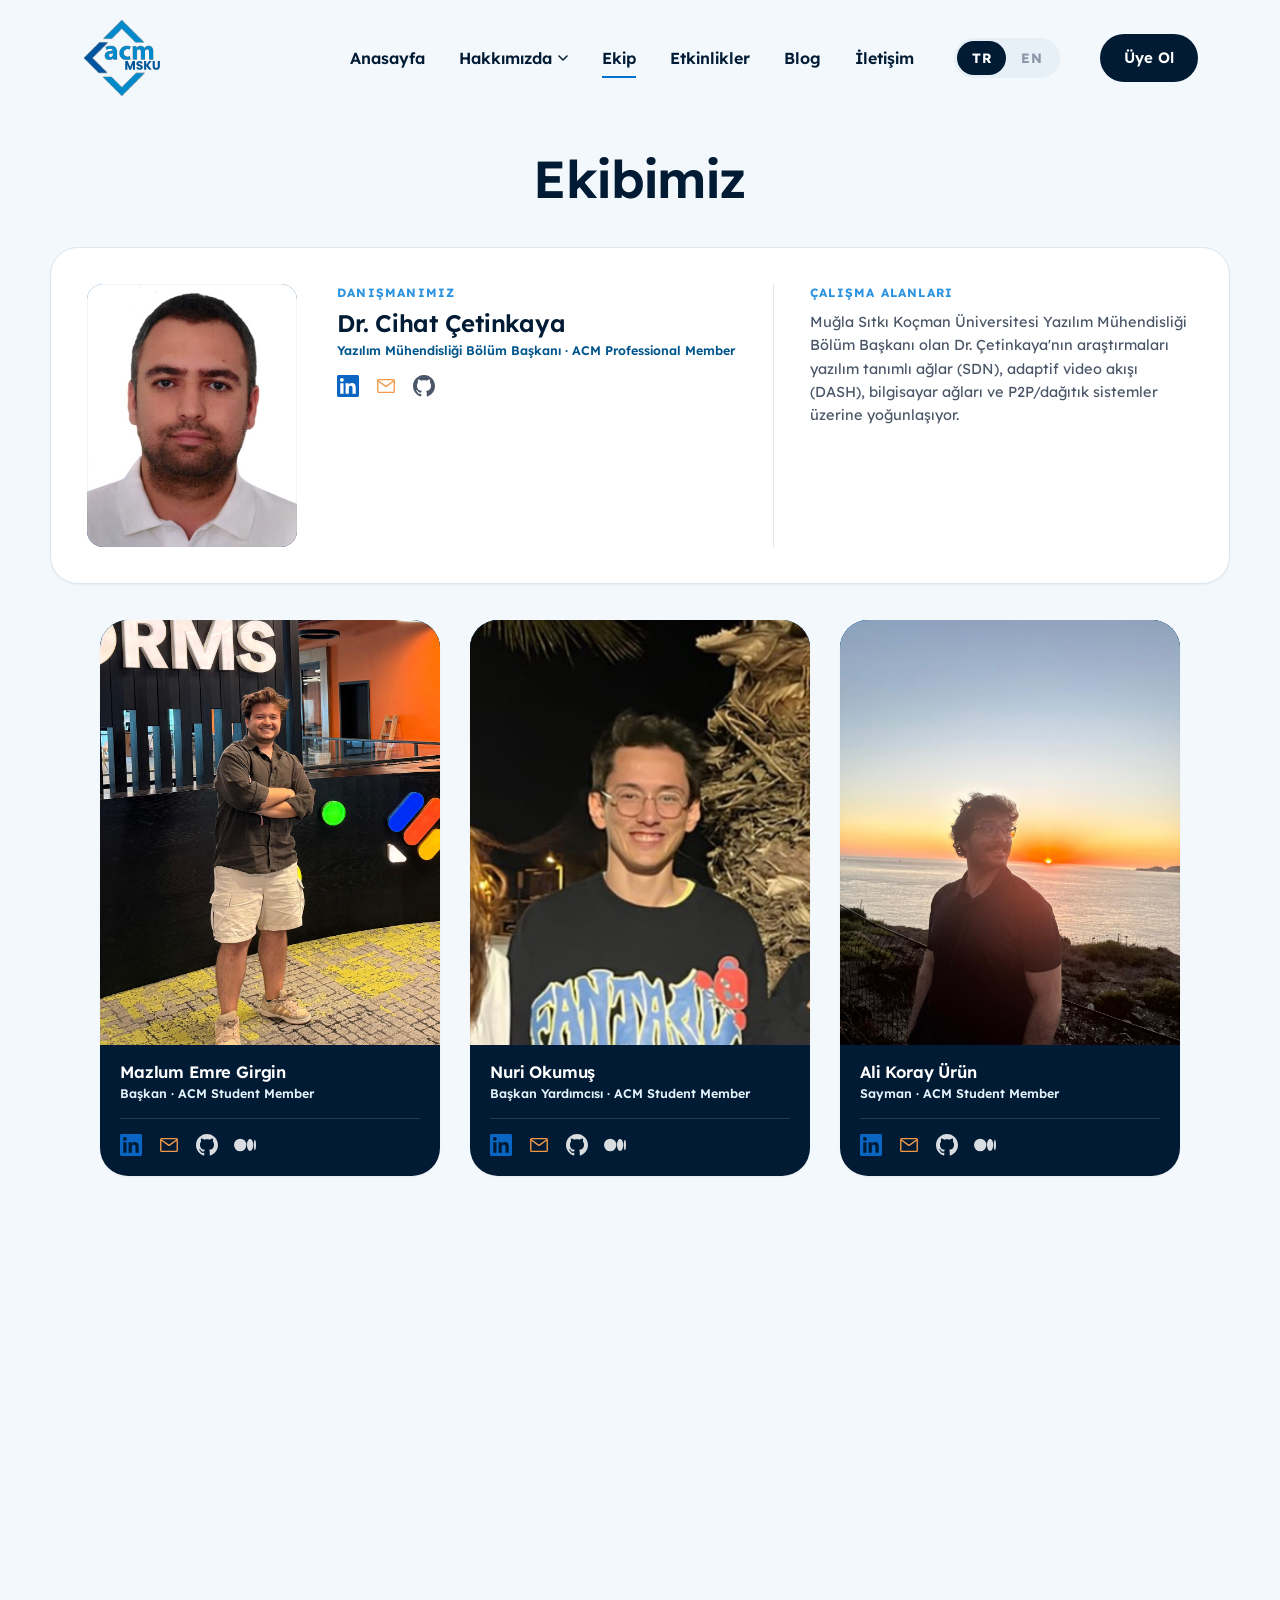
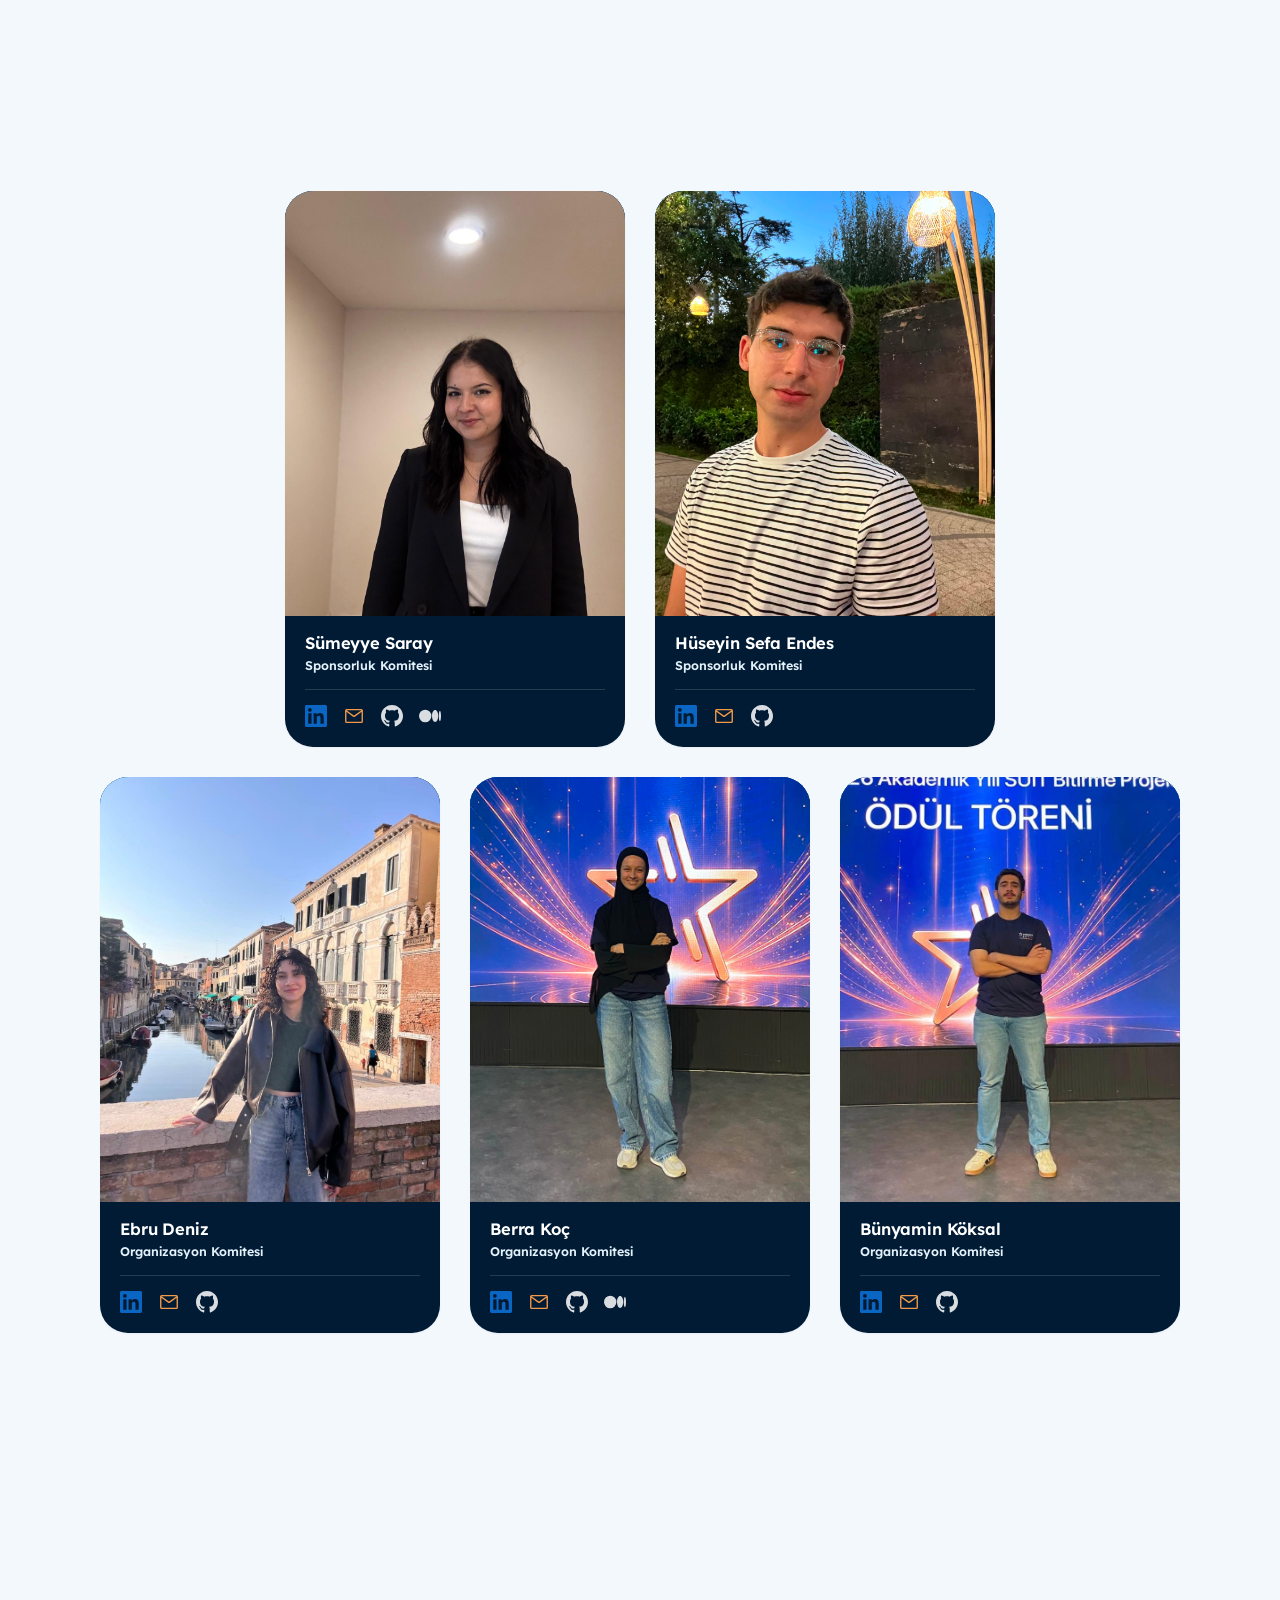
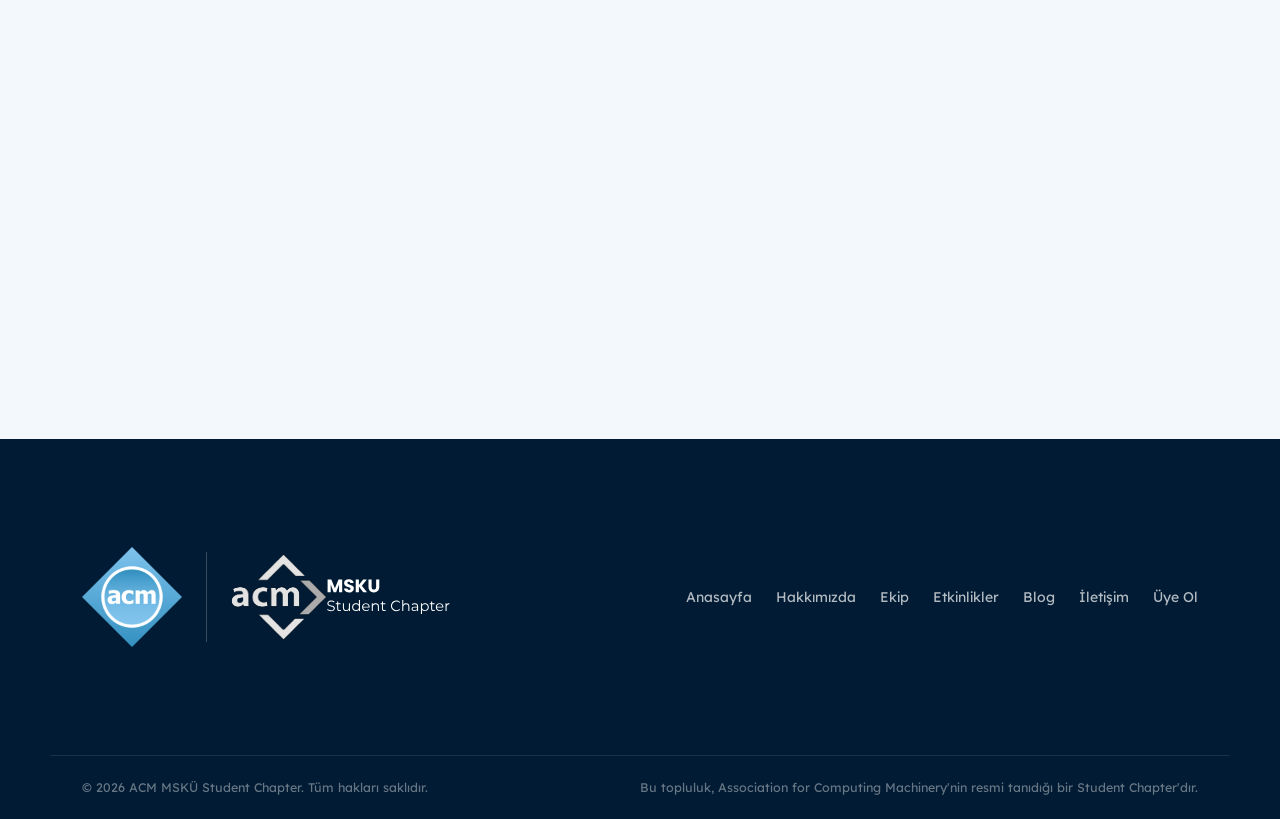
<file: ekip.html>
<!DOCTYPE html>
<html lang="tr">
<head>
<meta charset="UTF-8">
<meta name="viewport" content="width=device-width, initial-scale=1.0">
<title>Ekibimiz — ACM MSKÜ Student Chapter</title>
<meta name="description" content="Danışmanımızdan komitelere; ACM MSKÜ Student Chapter'ı yürüten ekip.">

<!-- Fontshare: Clash Display (başlıklar) -->
<link rel="preconnect" href="https://api.fontshare.com">
<link href="https://api.fontshare.com/v2/css?f[]=clash-display@500,600,700&display=swap" rel="stylesheet">

<!-- Google Fonts: Lexend (gövde metni / arayüz) -->
<link rel="preconnect" href="https://fonts.googleapis.com">
<link rel="preconnect" href="https://fonts.gstatic.com" crossorigin>
<link href="https://fonts.googleapis.com/css2?family=Lexend:wght@400;500;600;700;800&display=swap" rel="stylesheet">

<link rel="icon" href="assets/img/logo/acmshortcolour.svg" type="image/svg+xml">
<link rel="stylesheet" href="assets/css/style.css">
</head>
<body data-title-key="meta.title.team">

<a class="skip-link" href="#icerik" data-i18n="skip.link">İçeriğe geç</a>

<header class="nav" id="siteNav">
  <div class="nav-inner">
    <a href="index.html#anasayfa" class="brand" aria-label="ACM MSKÜ anasayfa">
      <img class="brand-logo" src="assets/img/logo/acmshortcolour.svg" alt="ACM">
    </a>

    <button class="nav-toggle" id="navToggle" aria-label="Menüyü aç/kapat" aria-expanded="false" aria-controls="navMenu">
      <span></span><span></span><span></span>
    </button>

    <nav class="nav-menu" id="navMenu">
      <ul>
        <li><a href="index.html#anasayfa" class="nav-link" data-i18n="nav.home">Anasayfa</a></li>
        <li class="has-dropdown">
          <a href="hakkimizda.html" class="nav-link"><span data-i18n="nav.about">Hakkımızda</span> <svg class="chev" width="10" height="6" viewBox="0 0 10 6" fill="none"><path d="M1 1L5 5L9 1" stroke="currentColor" stroke-width="1.5" stroke-linecap="round" stroke-linejoin="round"/></svg></a>
          <ul class="dropdown">
            <li><a href="hakkimizda.html#acm-nedir" data-i18n="nav.about.acm">ACM Nedir?</a></li>
            <li><a href="hakkimizda.html#biz-kimiz" data-i18n="nav.about.us">Biz Kimiz</a></li>
            <li><a href="hakkimizda.html#misyon-vizyon" data-i18n="nav.about.mv" data-i18n-html>Misyon &amp; Vizyon</a></li>
          </ul>
        </li>
        <li><a href="ekip.html" class="nav-link" data-i18n="nav.about.team">Ekip</a></li>
        <li><a href="etkinlikler.html" class="nav-link" data-i18n="nav.events">Etkinlikler</a></li>
        <li><a href="blog.html" class="nav-link" data-i18n="nav.blog">Blog</a></li>
        <li><a href="iletisim.html" class="nav-link" data-i18n="nav.contact">İletişim</a></li>
      </ul>
      <div class="lang-toggle" role="group" aria-label="Dil seçimi / Language">
        <button type="button" class="lang-btn is-active" data-lang="tr">TR</button>
        <button type="button" class="lang-btn" data-lang="en">EN</button>
      </div>
      <a href="index.html#uye-ol" class="btn btn-primary btn-nav" data-i18n="nav.join">Üye Ol</a>
    </nav>
  </div>
</header>

<main id="icerik">

  <!-- ============ EKİP ============ -->
  <section id="board" class="section section--tint section--top">

    <div class="section-head section-head--solo" data-reveal>
      <h2 class="section-title-solo" data-i18n="team.title">Ekibimiz</h2>
    </div>

    <div class="sponsor-card" data-reveal>
      <div class="sponsor-photo">
        <span class="initials">CÇ</span>
        <img src="assets/img/board/cihat.jpeg" alt="" onerror="this.remove()">
      </div>
      <div class="sponsor-body">
        <div class="sponsor-main">
          <span class="tiny-label" data-i18n="team.sponsor.label">Danışmanımız</span>
          <h3 class="sponsor-name">Dr. Cihat Çetinkaya</h3>
          <span class="person-role" data-i18n="team.sponsor.role">Yazılım Mühendisliği Bölüm Başkanı · ACM Professional Member</span>
          <div class="person-links">
            <a class="person-link person-link--linkedin" href="https://www.linkedin.com/in/cihat-cetinkaya-47610928/" target="_blank" rel="noopener" data-i18n-aria="aria.linkedin" aria-label="LinkedIn profili"><svg width="22" height="22" viewBox="0 0 24 24" fill="currentColor"><path d="M20.447 20.452h-3.554v-5.569c0-1.328-.027-3.037-1.852-3.037-1.853 0-2.136 1.445-2.136 2.939v5.667H9.351V9h3.414v1.561h.046c.477-.9 1.637-1.85 3.37-1.85 3.601 0 4.267 2.37 4.267 5.455v6.286zM5.337 7.433c-1.144 0-2.063-.926-2.063-2.065 0-1.138.92-2.063 2.063-2.063 1.14 0 2.064.925 2.064 2.063 0 1.139-.925 2.065-2.064 2.065zm1.782 13.019H3.555V9h3.564v11.452zM22.225 0H1.771C.792 0 0 .774 0 1.729v20.542C0 23.227.792 24 1.771 24h20.451C23.2 24 24 23.227 24 22.271V1.729C24 .774 23.2 0 22.222 0h.003z"/></svg></a>
            <a class="person-link person-link--mail" href="mailto:cihat.cetinkaya@mu.edu.tr" data-i18n-aria="aria.mail" aria-label="E-posta gönder"><svg width="22" height="22" viewBox="0 0 24 24" fill="none"><path d="M3 6L11.4 12.1C11.7556 12.36 12.2444 12.36 12.6 12.1L21 6M4 5H20C20.5523 5 21 5.44772 21 6V18C21 18.5523 20.5523 19 20 19H4C3.44772 19 3 18.5523 3 18V6C3 5.44772 3.44772 5 4 5Z" stroke="currentColor" stroke-width="1.5" stroke-linecap="round" stroke-linejoin="round"/></svg></a>
            <a class="person-link person-link--github" href="https://github.com/cihatcetinkaya" target="_blank" rel="noopener" data-i18n-aria="aria.github" aria-label="GitHub profili"><svg width="22" height="22" viewBox="0 0 24 24" fill="currentColor"><path d="M12 0c-6.626 0-12 5.373-12 12 0 5.302 3.438 9.8 8.207 11.387.599.111.793-.261.793-.577v-2.234c-3.338.726-4.033-1.416-4.033-1.416-.546-1.387-1.333-1.756-1.333-1.756-1.089-.745.083-.729.083-.729 1.205.084 1.839 1.237 1.839 1.237 1.07 1.834 2.807 1.304 3.492.997.107-.775.418-1.305.762-1.604-2.665-.305-5.467-1.334-5.467-5.931 0-1.311.469-2.381 1.236-3.221-.124-.303-.535-1.524.117-3.176 0 0 1.008-.322 3.301 1.23.957-.266 1.983-.399 3.003-.404 1.02.005 2.047.138 3.006.404 2.291-1.552 3.297-1.23 3.297-1.23.653 1.653.242 2.874.118 3.176.77.84 1.235 1.911 1.235 3.221 0 4.609-2.807 5.624-5.479 5.921.43.372.823 1.102.823 2.222v3.293c0 .319.192.694.801.576 4.765-1.589 8.199-6.086 8.199-11.386 0-6.627-5.373-12-12-12z"/></svg></a>
          </div>
        </div>
        <div class="sponsor-focus">
          <span class="tiny-label" data-i18n="team.sponsor.focusLabel">Çalışma Alanları</span>
          <p data-i18n="team.sponsor.bio">
            Muğla Sıtkı Koçman Üniversitesi Yazılım Mühendisliği Bölüm Başkanı olan Dr. Çetinkaya'nın
            araştırmaları yazılım tanımlı ağlar (SDN), adaptif video akışı (DASH), bilgisayar ağları ve
            P2P/dağıtık sistemler üzerine yoğunlaşıyor.
          </p>
        </div>
      </div>
    </div>

    <div class="people-grid" data-reveal>

      <div class="person-card">
        <div class="person-photo"><span class="initials">MG</span><img src="assets/img/board/mazlumemregirgin.jpeg" alt="" onerror="this.remove()"></div>
        <div class="person-info">
          <h4 class="person-name">Mazlum Emre Girgin</h4>
          <span class="person-role" data-i18n="roles.chair">Başkan</span>
          <div class="person-links">
            <a class="person-link person-link--linkedin" href="https://www.linkedin.com/in/mazlum-emre-girgin/" target="_blank" rel="noopener" data-i18n-aria="aria.linkedin" aria-label="LinkedIn profili"><svg width="22" height="22" viewBox="0 0 24 24" fill="currentColor"><path d="M20.447 20.452h-3.554v-5.569c0-1.328-.027-3.037-1.852-3.037-1.853 0-2.136 1.445-2.136 2.939v5.667H9.351V9h3.414v1.561h.046c.477-.9 1.637-1.85 3.37-1.85 3.601 0 4.267 2.37 4.267 5.455v6.286zM5.337 7.433c-1.144 0-2.063-.926-2.063-2.065 0-1.138.92-2.063 2.063-2.063 1.14 0 2.064.925 2.064 2.063 0 1.139-.925 2.065-2.064 2.065zm1.782 13.019H3.555V9h3.564v11.452zM22.225 0H1.771C.792 0 0 .774 0 1.729v20.542C0 23.227.792 24 1.771 24h20.451C23.2 24 24 23.227 24 22.271V1.729C24 .774 23.2 0 22.222 0h.003z"/></svg></a>
            <a class="person-link person-link--mail" href="mailto:mazlumemregirgin.dev@gmail.com" data-i18n-aria="aria.mail" aria-label="E-posta gönder"><svg width="22" height="22" viewBox="0 0 24 24" fill="none"><path d="M3 6L11.4 12.1C11.7556 12.36 12.2444 12.36 12.6 12.1L21 6M4 5H20C20.5523 5 21 5.44772 21 6V18C21 18.5523 20.5523 19 20 19H4C3.44772 19 3 18.5523 3 18V6C3 5.44772 3.44772 5 4 5Z" stroke="currentColor" stroke-width="1.5" stroke-linecap="round" stroke-linejoin="round"/></svg></a>
            <a class="person-link person-link--github" href="https://github.com/mazlumemregirgin" target="_blank" rel="noopener" data-i18n-aria="aria.github" aria-label="GitHub profili"><svg width="22" height="22" viewBox="0 0 24 24" fill="currentColor"><path d="M12 0c-6.626 0-12 5.373-12 12 0 5.302 3.438 9.8 8.207 11.387.599.111.793-.261.793-.577v-2.234c-3.338.726-4.033-1.416-4.033-1.416-.546-1.387-1.333-1.756-1.333-1.756-1.089-.745.083-.729.083-.729 1.205.084 1.839 1.237 1.839 1.237 1.07 1.834 2.807 1.304 3.492.997.107-.775.418-1.305.762-1.604-2.665-.305-5.467-1.334-5.467-5.931 0-1.311.469-2.381 1.236-3.221-.124-.303-.535-1.524.117-3.176 0 0 1.008-.322 3.301 1.23.957-.266 1.983-.399 3.003-.404 1.02.005 2.047.138 3.006.404 2.291-1.552 3.297-1.23 3.297-1.23.653 1.653.242 2.874.118 3.176.77.84 1.235 1.911 1.235 3.221 0 4.609-2.807 5.624-5.479 5.921.43.372.823 1.102.823 2.222v3.293c0 .319.192.694.801.576 4.765-1.589 8.199-6.086 8.199-11.386 0-6.627-5.373-12-12-12z"/></svg></a>
            <a class="person-link person-link--medium" href="https://medium.com/@mazlumemregirgin" target="_blank" rel="noopener" data-i18n-aria="aria.medium" aria-label="Medium profili"><svg width="22" height="22" viewBox="0 0 24 24" fill="currentColor"><path d="M13.54 12a6.8 6.8 0 01-6.77 6.82A6.8 6.8 0 010 12a6.8 6.8 0 016.77-6.82A6.8 6.8 0 0113.54 12zM20.96 12c0 3.54-1.51 6.42-3.38 6.42-1.87 0-3.38-2.88-3.38-6.42s1.51-6.42 3.38-6.42 3.38 2.88 3.38 6.42zM24 12c0 3.17-.53 5.75-1.19 5.75-.66 0-1.19-2.58-1.19-5.75s.53-5.75 1.19-5.75c.66 0 1.19 2.58 1.19 5.75z"/></svg></a>
          </div>
        </div>
      </div>

      <div class="person-card">
        <div class="person-photo"><span class="initials">NO</span><img src="assets/img/board/nuriokumus.jpeg" alt="" onerror="this.remove()"></div>
        <div class="person-info">
          <h4 class="person-name">Nuri Okumuş</h4>
          <span class="person-role" data-i18n="roles.viceChair">Başkan Yardımcısı</span>
          <div class="person-links">
            <a class="person-link person-link--linkedin" href="https://www.linkedin.com/in/nuriokumus/" target="_blank" rel="noopener" data-i18n-aria="aria.linkedin" aria-label="LinkedIn profili"><svg width="22" height="22" viewBox="0 0 24 24" fill="currentColor"><path d="M20.447 20.452h-3.554v-5.569c0-1.328-.027-3.037-1.852-3.037-1.853 0-2.136 1.445-2.136 2.939v5.667H9.351V9h3.414v1.561h.046c.477-.9 1.637-1.85 3.37-1.85 3.601 0 4.267 2.37 4.267 5.455v6.286zM5.337 7.433c-1.144 0-2.063-.926-2.063-2.065 0-1.138.92-2.063 2.063-2.063 1.14 0 2.064.925 2.064 2.063 0 1.139-.925 2.065-2.064 2.065zm1.782 13.019H3.555V9h3.564v11.452zM22.225 0H1.771C.792 0 0 .774 0 1.729v20.542C0 23.227.792 24 1.771 24h20.451C23.2 24 24 23.227 24 22.271V1.729C24 .774 23.2 0 22.222 0h.003z"/></svg></a>
            <a class="person-link person-link--mail" href="mailto:nuriokmus@gmail.com" data-i18n-aria="aria.mail" aria-label="E-posta gönder"><svg width="22" height="22" viewBox="0 0 24 24" fill="none"><path d="M3 6L11.4 12.1C11.7556 12.36 12.2444 12.36 12.6 12.1L21 6M4 5H20C20.5523 5 21 5.44772 21 6V18C21 18.5523 20.5523 19 20 19H4C3.44772 19 3 18.5523 3 18V6C3 5.44772 3.44772 5 4 5Z" stroke="currentColor" stroke-width="1.5" stroke-linecap="round" stroke-linejoin="round"/></svg></a>
            <a class="person-link person-link--github" href="https://github.com/NuriOkumus" target="_blank" rel="noopener" data-i18n-aria="aria.github" aria-label="GitHub profili"><svg width="22" height="22" viewBox="0 0 24 24" fill="currentColor"><path d="M12 0c-6.626 0-12 5.373-12 12 0 5.302 3.438 9.8 8.207 11.387.599.111.793-.261.793-.577v-2.234c-3.338.726-4.033-1.416-4.033-1.416-.546-1.387-1.333-1.756-1.333-1.756-1.089-.745.083-.729.083-.729 1.205.084 1.839 1.237 1.839 1.237 1.07 1.834 2.807 1.304 3.492.997.107-.775.418-1.305.762-1.604-2.665-.305-5.467-1.334-5.467-5.931 0-1.311.469-2.381 1.236-3.221-.124-.303-.535-1.524.117-3.176 0 0 1.008-.322 3.301 1.23.957-.266 1.983-.399 3.003-.404 1.02.005 2.047.138 3.006.404 2.291-1.552 3.297-1.23 3.297-1.23.653 1.653.242 2.874.118 3.176.77.84 1.235 1.911 1.235 3.221 0 4.609-2.807 5.624-5.479 5.921.43.372.823 1.102.823 2.222v3.293c0 .319.192.694.801.576 4.765-1.589 8.199-6.086 8.199-11.386 0-6.627-5.373-12-12-12z"/></svg></a>
            <a class="person-link person-link--medium" href="https://medium.com/@nuriokmus" target="_blank" rel="noopener" data-i18n-aria="aria.medium" aria-label="Medium profili"><svg width="22" height="22" viewBox="0 0 24 24" fill="currentColor"><path d="M13.54 12a6.8 6.8 0 01-6.77 6.82A6.8 6.8 0 010 12a6.8 6.8 0 016.77-6.82A6.8 6.8 0 0113.54 12zM20.96 12c0 3.54-1.51 6.42-3.38 6.42-1.87 0-3.38-2.88-3.38-6.42s1.51-6.42 3.38-6.42 3.38 2.88 3.38 6.42zM24 12c0 3.17-.53 5.75-1.19 5.75-.66 0-1.19-2.58-1.19-5.75s.53-5.75 1.19-5.75c.66 0 1.19 2.58 1.19 5.75z"/></svg></a>
          </div>
        </div>
      </div>

      <div class="person-card">
        <div class="person-photo"><span class="initials">AÜ</span><img src="assets/img/board/korayurun.jpeg" alt="" onerror="this.remove()"></div>
        <div class="person-info">
          <h4 class="person-name">Ali Koray Ürün</h4>
          <span class="person-role" data-i18n="roles.treasurer">Sayman</span>
          <div class="person-links">
            <a class="person-link person-link--linkedin" href="https://www.linkedin.com/in/korayurun" target="_blank" rel="noopener" data-i18n-aria="aria.linkedin" aria-label="LinkedIn profili"><svg width="22" height="22" viewBox="0 0 24 24" fill="currentColor"><path d="M20.447 20.452h-3.554v-5.569c0-1.328-.027-3.037-1.852-3.037-1.853 0-2.136 1.445-2.136 2.939v5.667H9.351V9h3.414v1.561h.046c.477-.9 1.637-1.85 3.37-1.85 3.601 0 4.267 2.37 4.267 5.455v6.286zM5.337 7.433c-1.144 0-2.063-.926-2.063-2.065 0-1.138.92-2.063 2.063-2.063 1.14 0 2.064.925 2.064 2.063 0 1.139-.925 2.065-2.064 2.065zm1.782 13.019H3.555V9h3.564v11.452zM22.225 0H1.771C.792 0 0 .774 0 1.729v20.542C0 23.227.792 24 1.771 24h20.451C23.2 24 24 23.227 24 22.271V1.729C24 .774 23.2 0 22.222 0h.003z"/></svg></a>
            <a class="person-link person-link--mail" href="mailto:korayurun07@gmail.com" data-i18n-aria="aria.mail" aria-label="E-posta gönder"><svg width="22" height="22" viewBox="0 0 24 24" fill="none"><path d="M3 6L11.4 12.1C11.7556 12.36 12.2444 12.36 12.6 12.1L21 6M4 5H20C20.5523 5 21 5.44772 21 6V18C21 18.5523 20.5523 19 20 19H4C3.44772 19 3 18.5523 3 18V6C3 5.44772 3.44772 5 4 5Z" stroke="currentColor" stroke-width="1.5" stroke-linecap="round" stroke-linejoin="round"/></svg></a>
            <a class="person-link person-link--github" href="https://github.com/korayUrun" target="_blank" rel="noopener" data-i18n-aria="aria.github" aria-label="GitHub profili"><svg width="22" height="22" viewBox="0 0 24 24" fill="currentColor"><path d="M12 0c-6.626 0-12 5.373-12 12 0 5.302 3.438 9.8 8.207 11.387.599.111.793-.261.793-.577v-2.234c-3.338.726-4.033-1.416-4.033-1.416-.546-1.387-1.333-1.756-1.333-1.756-1.089-.745.083-.729.083-.729 1.205.084 1.839 1.237 1.839 1.237 1.07 1.834 2.807 1.304 3.492.997.107-.775.418-1.305.762-1.604-2.665-.305-5.467-1.334-5.467-5.931 0-1.311.469-2.381 1.236-3.221-.124-.303-.535-1.524.117-3.176 0 0 1.008-.322 3.301 1.23.957-.266 1.983-.399 3.003-.404 1.02.005 2.047.138 3.006.404 2.291-1.552 3.297-1.23 3.297-1.23.653 1.653.242 2.874.118 3.176.77.84 1.235 1.911 1.235 3.221 0 4.609-2.807 5.624-5.479 5.921.43.372.823 1.102.823 2.222v3.293c0 .319.192.694.801.576 4.765-1.589 8.199-6.086 8.199-11.386 0-6.627-5.373-12-12-12z"/></svg></a>
            <a class="person-link person-link--medium" href="https://medium.com/@korayurun07" target="_blank" rel="noopener" data-i18n-aria="aria.medium" aria-label="Medium profili"><svg width="22" height="22" viewBox="0 0 24 24" fill="currentColor"><path d="M13.54 12a6.8 6.8 0 01-6.77 6.82A6.8 6.8 0 010 12a6.8 6.8 0 016.77-6.82A6.8 6.8 0 0113.54 12zM20.96 12c0 3.54-1.51 6.42-3.38 6.42-1.87 0-3.38-2.88-3.38-6.42s1.51-6.42 3.38-6.42 3.38 2.88 3.38 6.42zM24 12c0 3.17-.53 5.75-1.19 5.75-.66 0-1.19-2.58-1.19-5.75s.53-5.75 1.19-5.75c.66 0 1.19 2.58 1.19 5.75z"/></svg></a>
          </div>
        </div>
      </div>

    </div>

    <div class="people-grid" data-reveal>

      <div class="person-card">
        <div class="person-photo"><span class="initials">ÖK</span><img src="assets/img/board/oyku.jpeg" alt="" onerror="this.remove()"></div>
        <div class="person-info">
          <h4 class="person-name">Öykü Kaman</h4>
          <span class="person-role" data-i18n="roles.mediaCommittee" data-i18n-html>Medya, Tasarım &amp; PR Komitesi</span>
          <div class="person-links">
            <a class="person-link person-link--linkedin" href="https://www.linkedin.com/in/oykukaman/" target="_blank" rel="noopener" data-i18n-aria="aria.linkedin" aria-label="LinkedIn profili"><svg width="22" height="22" viewBox="0 0 24 24" fill="currentColor"><path d="M20.447 20.452h-3.554v-5.569c0-1.328-.027-3.037-1.852-3.037-1.853 0-2.136 1.445-2.136 2.939v5.667H9.351V9h3.414v1.561h.046c.477-.9 1.637-1.85 3.37-1.85 3.601 0 4.267 2.37 4.267 5.455v6.286zM5.337 7.433c-1.144 0-2.063-.926-2.063-2.065 0-1.138.92-2.063 2.063-2.063 1.14 0 2.064.925 2.064 2.063 0 1.139-.925 2.065-2.064 2.065zm1.782 13.019H3.555V9h3.564v11.452zM22.225 0H1.771C.792 0 0 .774 0 1.729v20.542C0 23.227.792 24 1.771 24h20.451C23.2 24 24 23.227 24 22.271V1.729C24 .774 23.2 0 22.222 0h.003z"/></svg></a>
            <a class="person-link person-link--mail" href="mailto:oykuuukaman@gmail.com" data-i18n-aria="aria.mail" aria-label="E-posta gönder"><svg width="22" height="22" viewBox="0 0 24 24" fill="none"><path d="M3 6L11.4 12.1C11.7556 12.36 12.2444 12.36 12.6 12.1L21 6M4 5H20C20.5523 5 21 5.44772 21 6V18C21 18.5523 20.5523 19 20 19H4C3.44772 19 3 18.5523 3 18V6C3 5.44772 3.44772 5 4 5Z" stroke="currentColor" stroke-width="1.5" stroke-linecap="round" stroke-linejoin="round"/></svg></a>
            <a class="person-link person-link--github" href="https://github.com/oykukmnGlad" target="_blank" rel="noopener" data-i18n-aria="aria.github" aria-label="GitHub profili"><svg width="22" height="22" viewBox="0 0 24 24" fill="currentColor"><path d="M12 0c-6.626 0-12 5.373-12 12 0 5.302 3.438 9.8 8.207 11.387.599.111.793-.261.793-.577v-2.234c-3.338.726-4.033-1.416-4.033-1.416-.546-1.387-1.333-1.756-1.333-1.756-1.089-.745.083-.729.083-.729 1.205.084 1.839 1.237 1.839 1.237 1.07 1.834 2.807 1.304 3.492.997.107-.775.418-1.305.762-1.604-2.665-.305-5.467-1.334-5.467-5.931 0-1.311.469-2.381 1.236-3.221-.124-.303-.535-1.524.117-3.176 0 0 1.008-.322 3.301 1.23.957-.266 1.983-.399 3.003-.404 1.02.005 2.047.138 3.006.404 2.291-1.552 3.297-1.23 3.297-1.23.653 1.653.242 2.874.118 3.176.77.84 1.235 1.911 1.235 3.221 0 4.609-2.807 5.624-5.479 5.921.43.372.823 1.102.823 2.222v3.293c0 .319.192.694.801.576 4.765-1.589 8.199-6.086 8.199-11.386 0-6.627-5.373-12-12-12z"/></svg></a>
            <a class="person-link person-link--medium" href="https://medium.com/@oykuuukaman" target="_blank" rel="noopener" data-i18n-aria="aria.medium" aria-label="Medium profili"><svg width="22" height="22" viewBox="0 0 24 24" fill="currentColor"><path d="M13.54 12a6.8 6.8 0 01-6.77 6.82A6.8 6.8 0 010 12a6.8 6.8 0 016.77-6.82A6.8 6.8 0 0113.54 12zM20.96 12c0 3.54-1.51 6.42-3.38 6.42-1.87 0-3.38-2.88-3.38-6.42s1.51-6.42 3.38-6.42 3.38 2.88 3.38 6.42zM24 12c0 3.17-.53 5.75-1.19 5.75-.66 0-1.19-2.58-1.19-5.75s.53-5.75 1.19-5.75c.66 0 1.19 2.58 1.19 5.75z"/></svg></a>
          </div>
        </div>
      </div>

      <div class="person-card">
        <div class="person-photo"><span class="initials">ŞB</span><img src="assets/img/board/seyma.jpeg" alt="" onerror="this.remove()"></div>
        <div class="person-info">
          <h4 class="person-name">Şeyma Büyükaydın</h4>
          <span class="person-role" data-i18n="roles.mediaCommittee" data-i18n-html>Medya, Tasarım &amp; PR Komitesi</span>
          <div class="person-links">
            <a class="person-link person-link--linkedin" href="https://www.linkedin.com/in/%C5%9Feyma-b%C3%BCy%C3%BCkayd%C4%B1n" target="_blank" rel="noopener" data-i18n-aria="aria.linkedin" aria-label="LinkedIn profili"><svg width="22" height="22" viewBox="0 0 24 24" fill="currentColor"><path d="M20.447 20.452h-3.554v-5.569c0-1.328-.027-3.037-1.852-3.037-1.853 0-2.136 1.445-2.136 2.939v5.667H9.351V9h3.414v1.561h.046c.477-.9 1.637-1.85 3.37-1.85 3.601 0 4.267 2.37 4.267 5.455v6.286zM5.337 7.433c-1.144 0-2.063-.926-2.063-2.065 0-1.138.92-2.063 2.063-2.063 1.14 0 2.064.925 2.064 2.063 0 1.139-.925 2.065-2.064 2.065zm1.782 13.019H3.555V9h3.564v11.452zM22.225 0H1.771C.792 0 0 .774 0 1.729v20.542C0 23.227.792 24 1.771 24h20.451C23.2 24 24 23.227 24 22.271V1.729C24 .774 23.2 0 22.222 0h.003z"/></svg></a>
            <a class="person-link person-link--mail" href="mailto:seymabuyukaydin7@gmail.com" data-i18n-aria="aria.mail" aria-label="E-posta gönder"><svg width="22" height="22" viewBox="0 0 24 24" fill="none"><path d="M3 6L11.4 12.1C11.7556 12.36 12.2444 12.36 12.6 12.1L21 6M4 5H20C20.5523 5 21 5.44772 21 6V18C21 18.5523 20.5523 19 20 19H4C3.44772 19 3 18.5523 3 18V6C3 5.44772 3.44772 5 4 5Z" stroke="currentColor" stroke-width="1.5" stroke-linecap="round" stroke-linejoin="round"/></svg></a>
            <a class="person-link person-link--github" href="https://github.com/SheimaShey" target="_blank" rel="noopener" data-i18n-aria="aria.github" aria-label="GitHub profili"><svg width="22" height="22" viewBox="0 0 24 24" fill="currentColor"><path d="M12 0c-6.626 0-12 5.373-12 12 0 5.302 3.438 9.8 8.207 11.387.599.111.793-.261.793-.577v-2.234c-3.338.726-4.033-1.416-4.033-1.416-.546-1.387-1.333-1.756-1.333-1.756-1.089-.745.083-.729.083-.729 1.205.084 1.839 1.237 1.839 1.237 1.07 1.834 2.807 1.304 3.492.997.107-.775.418-1.305.762-1.604-2.665-.305-5.467-1.334-5.467-5.931 0-1.311.469-2.381 1.236-3.221-.124-.303-.535-1.524.117-3.176 0 0 1.008-.322 3.301 1.23.957-.266 1.983-.399 3.003-.404 1.02.005 2.047.138 3.006.404 2.291-1.552 3.297-1.23 3.297-1.23.653 1.653.242 2.874.118 3.176.77.84 1.235 1.911 1.235 3.221 0 4.609-2.807 5.624-5.479 5.921.43.372.823 1.102.823 2.222v3.293c0 .319.192.694.801.576 4.765-1.589 8.199-6.086 8.199-11.386 0-6.627-5.373-12-12-12z"/></svg></a>
            <a class="person-link person-link--medium" href="https://medium.com/@seymabuyukaydin7" target="_blank" rel="noopener" data-i18n-aria="aria.medium" aria-label="Medium profili"><svg width="22" height="22" viewBox="0 0 24 24" fill="currentColor"><path d="M13.54 12a6.8 6.8 0 01-6.77 6.82A6.8 6.8 0 010 12a6.8 6.8 0 016.77-6.82A6.8 6.8 0 0113.54 12zM20.96 12c0 3.54-1.51 6.42-3.38 6.42-1.87 0-3.38-2.88-3.38-6.42s1.51-6.42 3.38-6.42 3.38 2.88 3.38 6.42zM24 12c0 3.17-.53 5.75-1.19 5.75-.66 0-1.19-2.58-1.19-5.75s.53-5.75 1.19-5.75c.66 0 1.19 2.58 1.19 5.75z"/></svg></a>
          </div>
        </div>
      </div>

      <div class="person-card">
        <div class="person-photo"><span class="initials">SD</span><img src="assets/img/board/serdardedebas.jpeg" alt="" onerror="this.remove()"></div>
        <div class="person-info">
          <h4 class="person-name">Serdar Dedebaş</h4>
          <span class="person-role" data-i18n="roles.mediaCommittee" data-i18n-html>Medya, Tasarım &amp; PR Komitesi</span>
          <div class="person-links">
            <a class="person-link person-link--linkedin" href="https://www.linkedin.com/in/serdar-dedebaş" target="_blank" rel="noopener" data-i18n-aria="aria.linkedin" aria-label="LinkedIn profili"><svg width="22" height="22" viewBox="0 0 24 24" fill="currentColor"><path d="M20.447 20.452h-3.554v-5.569c0-1.328-.027-3.037-1.852-3.037-1.853 0-2.136 1.445-2.136 2.939v5.667H9.351V9h3.414v1.561h.046c.477-.9 1.637-1.85 3.37-1.85 3.601 0 4.267 2.37 4.267 5.455v6.286zM5.337 7.433c-1.144 0-2.063-.926-2.063-2.065 0-1.138.92-2.063 2.063-2.063 1.14 0 2.064.925 2.064 2.063 0 1.139-.925 2.065-2.064 2.065zm1.782 13.019H3.555V9h3.564v11.452zM22.225 0H1.771C.792 0 0 .774 0 1.729v20.542C0 23.227.792 24 1.771 24h20.451C23.2 24 24 23.227 24 22.271V1.729C24 .774 23.2 0 22.222 0h.003z"/></svg></a>
            <a class="person-link person-link--mail" href="mailto:serdardedebas1@gmail.com" data-i18n-aria="aria.mail" aria-label="E-posta gönder"><svg width="22" height="22" viewBox="0 0 24 24" fill="none"><path d="M3 6L11.4 12.1C11.7556 12.36 12.2444 12.36 12.6 12.1L21 6M4 5H20C20.5523 5 21 5.44772 21 6V18C21 18.5523 20.5523 19 20 19H4C3.44772 19 3 18.5523 3 18V6C3 5.44772 3.44772 5 4 5Z" stroke="currentColor" stroke-width="1.5" stroke-linecap="round" stroke-linejoin="round"/></svg></a>
            <a class="person-link person-link--github" href="https://github.com/Serdar1048" target="_blank" rel="noopener" data-i18n-aria="aria.github" aria-label="GitHub profili"><svg width="22" height="22" viewBox="0 0 24 24" fill="currentColor"><path d="M12 0c-6.626 0-12 5.373-12 12 0 5.302 3.438 9.8 8.207 11.387.599.111.793-.261.793-.577v-2.234c-3.338.726-4.033-1.416-4.033-1.416-.546-1.387-1.333-1.756-1.333-1.756-1.089-.745.083-.729.083-.729 1.205.084 1.839 1.237 1.839 1.237 1.07 1.834 2.807 1.304 3.492.997.107-.775.418-1.305.762-1.604-2.665-.305-5.467-1.334-5.467-5.931 0-1.311.469-2.381 1.236-3.221-.124-.303-.535-1.524.117-3.176 0 0 1.008-.322 3.301 1.23.957-.266 1.983-.399 3.003-.404 1.02.005 2.047.138 3.006.404 2.291-1.552 3.297-1.23 3.297-1.23.653 1.653.242 2.874.118 3.176.77.84 1.235 1.911 1.235 3.221 0 4.609-2.807 5.624-5.479 5.921.43.372.823 1.102.823 2.222v3.293c0 .319.192.694.801.576 4.765-1.589 8.199-6.086 8.199-11.386 0-6.627-5.373-12-12-12z"/></svg></a>
            <a class="person-link person-link--medium" href="https://medium.com/@serdardedebas1" target="_blank" rel="noopener" data-i18n-aria="aria.medium" aria-label="Medium profili"><svg width="22" height="22" viewBox="0 0 24 24" fill="currentColor"><path d="M13.54 12a6.8 6.8 0 01-6.77 6.82A6.8 6.8 0 010 12a6.8 6.8 0 016.77-6.82A6.8 6.8 0 0113.54 12zM20.96 12c0 3.54-1.51 6.42-3.38 6.42-1.87 0-3.38-2.88-3.38-6.42s1.51-6.42 3.38-6.42 3.38 2.88 3.38 6.42zM24 12c0 3.17-.53 5.75-1.19 5.75-.66 0-1.19-2.58-1.19-5.75s.53-5.75 1.19-5.75c.66 0 1.19 2.58 1.19 5.75z"/></svg></a>
          </div>
        </div>
      </div>

    </div>

    <div class="people-grid" data-reveal>

      <div class="person-card">
        <div class="person-photo"><span class="initials">SS</span><img src="assets/img/board/sumeyye.jpeg" alt="" onerror="this.remove()"></div>
        <div class="person-info">
          <h4 class="person-name">Sümeyye Saray</h4>
          <span class="person-role" data-i18n="roles.sponsorshipCommittee">Sponsorluk Komitesi</span>
          <div class="person-links">
            <a class="person-link person-link--linkedin" href="https://www.linkedin.com/in/s%C3%BCmeyye-saray-3607b7296/" target="_blank" rel="noopener" data-i18n-aria="aria.linkedin" aria-label="LinkedIn profili"><svg width="22" height="22" viewBox="0 0 24 24" fill="currentColor"><path d="M20.447 20.452h-3.554v-5.569c0-1.328-.027-3.037-1.852-3.037-1.853 0-2.136 1.445-2.136 2.939v5.667H9.351V9h3.414v1.561h.046c.477-.9 1.637-1.85 3.37-1.85 3.601 0 4.267 2.37 4.267 5.455v6.286zM5.337 7.433c-1.144 0-2.063-.926-2.063-2.065 0-1.138.92-2.063 2.063-2.063 1.14 0 2.064.925 2.064 2.063 0 1.139-.925 2.065-2.064 2.065zm1.782 13.019H3.555V9h3.564v11.452zM22.225 0H1.771C.792 0 0 .774 0 1.729v20.542C0 23.227.792 24 1.771 24h20.451C23.2 24 24 23.227 24 22.271V1.729C24 .774 23.2 0 22.222 0h.003z"/></svg></a>
            <a class="person-link person-link--mail" href="mailto:sumeyyesaray478@gmail.com" data-i18n-aria="aria.mail" aria-label="E-posta gönder"><svg width="22" height="22" viewBox="0 0 24 24" fill="none"><path d="M3 6L11.4 12.1C11.7556 12.36 12.2444 12.36 12.6 12.1L21 6M4 5H20C20.5523 5 21 5.44772 21 6V18C21 18.5523 20.5523 19 20 19H4C3.44772 19 3 18.5523 3 18V6C3 5.44772 3.44772 5 4 5Z" stroke="currentColor" stroke-width="1.5" stroke-linecap="round" stroke-linejoin="round"/></svg></a>
            <a class="person-link person-link--github" href="https://github.com/sumeyyesaray" target="_blank" rel="noopener" data-i18n-aria="aria.github" aria-label="GitHub profili"><svg width="22" height="22" viewBox="0 0 24 24" fill="currentColor"><path d="M12 0c-6.626 0-12 5.373-12 12 0 5.302 3.438 9.8 8.207 11.387.599.111.793-.261.793-.577v-2.234c-3.338.726-4.033-1.416-4.033-1.416-.546-1.387-1.333-1.756-1.333-1.756-1.089-.745.083-.729.083-.729 1.205.084 1.839 1.237 1.839 1.237 1.07 1.834 2.807 1.304 3.492.997.107-.775.418-1.305.762-1.604-2.665-.305-5.467-1.334-5.467-5.931 0-1.311.469-2.381 1.236-3.221-.124-.303-.535-1.524.117-3.176 0 0 1.008-.322 3.301 1.23.957-.266 1.983-.399 3.003-.404 1.02.005 2.047.138 3.006.404 2.291-1.552 3.297-1.23 3.297-1.23.653 1.653.242 2.874.118 3.176.77.84 1.235 1.911 1.235 3.221 0 4.609-2.807 5.624-5.479 5.921.43.372.823 1.102.823 2.222v3.293c0 .319.192.694.801.576 4.765-1.589 8.199-6.086 8.199-11.386 0-6.627-5.373-12-12-12z"/></svg></a>
            <a class="person-link person-link--medium" href="https://medium.com/@sumeyyesaray478" target="_blank" rel="noopener" data-i18n-aria="aria.medium" aria-label="Medium profili"><svg width="22" height="22" viewBox="0 0 24 24" fill="currentColor"><path d="M13.54 12a6.8 6.8 0 01-6.77 6.82A6.8 6.8 0 010 12a6.8 6.8 0 016.77-6.82A6.8 6.8 0 0113.54 12zM20.96 12c0 3.54-1.51 6.42-3.38 6.42-1.87 0-3.38-2.88-3.38-6.42s1.51-6.42 3.38-6.42 3.38 2.88 3.38 6.42zM24 12c0 3.17-.53 5.75-1.19 5.75-.66 0-1.19-2.58-1.19-5.75s.53-5.75 1.19-5.75c.66 0 1.19 2.58 1.19 5.75z"/></svg></a>
          </div>
        </div>
      </div>

      <div class="person-card">
        <div class="person-photo"><span class="initials">HE</span><img src="assets/img/board/sefa.jpeg" alt="" onerror="this.remove()"></div>
        <div class="person-info">
          <h4 class="person-name">Hüseyin Sefa Endes</h4>
          <span class="person-role" data-i18n="roles.sponsorshipCommittee">Sponsorluk Komitesi</span>
          <div class="person-links">
            <a class="person-link person-link--linkedin" href="https://www.linkedin.com/in/sefa-endes-a57654334/" target="_blank" rel="noopener" data-i18n-aria="aria.linkedin" aria-label="LinkedIn profili"><svg width="22" height="22" viewBox="0 0 24 24" fill="currentColor"><path d="M20.447 20.452h-3.554v-5.569c0-1.328-.027-3.037-1.852-3.037-1.853 0-2.136 1.445-2.136 2.939v5.667H9.351V9h3.414v1.561h.046c.477-.9 1.637-1.85 3.37-1.85 3.601 0 4.267 2.37 4.267 5.455v6.286zM5.337 7.433c-1.144 0-2.063-.926-2.063-2.065 0-1.138.92-2.063 2.063-2.063 1.14 0 2.064.925 2.064 2.063 0 1.139-.925 2.065-2.064 2.065zm1.782 13.019H3.555V9h3.564v11.452zM22.225 0H1.771C.792 0 0 .774 0 1.729v20.542C0 23.227.792 24 1.771 24h20.451C23.2 24 24 23.227 24 22.271V1.729C24 .774 23.2 0 22.222 0h.003z"/></svg></a>
            <a class="person-link person-link--mail" href="mailto:sefaendes@gmail.com" data-i18n-aria="aria.mail" aria-label="E-posta gönder"><svg width="22" height="22" viewBox="0 0 24 24" fill="none"><path d="M3 6L11.4 12.1C11.7556 12.36 12.2444 12.36 12.6 12.1L21 6M4 5H20C20.5523 5 21 5.44772 21 6V18C21 18.5523 20.5523 19 20 19H4C3.44772 19 3 18.5523 3 18V6C3 5.44772 3.44772 5 4 5Z" stroke="currentColor" stroke-width="1.5" stroke-linecap="round" stroke-linejoin="round"/></svg></a>
            <a class="person-link person-link--github" href="https://github.com/sefaend" target="_blank" rel="noopener" data-i18n-aria="aria.github" aria-label="GitHub profili"><svg width="22" height="22" viewBox="0 0 24 24" fill="currentColor"><path d="M12 0c-6.626 0-12 5.373-12 12 0 5.302 3.438 9.8 8.207 11.387.599.111.793-.261.793-.577v-2.234c-3.338.726-4.033-1.416-4.033-1.416-.546-1.387-1.333-1.756-1.333-1.756-1.089-.745.083-.729.083-.729 1.205.084 1.839 1.237 1.839 1.237 1.07 1.834 2.807 1.304 3.492.997.107-.775.418-1.305.762-1.604-2.665-.305-5.467-1.334-5.467-5.931 0-1.311.469-2.381 1.236-3.221-.124-.303-.535-1.524.117-3.176 0 0 1.008-.322 3.301 1.23.957-.266 1.983-.399 3.003-.404 1.02.005 2.047.138 3.006.404 2.291-1.552 3.297-1.23 3.297-1.23.653 1.653.242 2.874.118 3.176.77.84 1.235 1.911 1.235 3.221 0 4.609-2.807 5.624-5.479 5.921.43.372.823 1.102.823 2.222v3.293c0 .319.192.694.801.576 4.765-1.589 8.199-6.086 8.199-11.386 0-6.627-5.373-12-12-12z"/></svg></a>
          </div>
        </div>
      </div>

    </div>

    <div class="people-grid" data-reveal>

      <div class="person-card">
        <div class="person-photo"><span class="initials">ED</span><img src="assets/img/board/ebru.jpeg" alt="" onerror="this.remove()"></div>
        <div class="person-info">
          <h4 class="person-name">Ebru Deniz</h4>
          <span class="person-role" data-i18n="roles.organizationCommittee">Organizasyon Komitesi</span>
          <div class="person-links">
            <a class="person-link person-link--linkedin" href="https://linkedin.com/in/ebru-deniz" target="_blank" rel="noopener" data-i18n-aria="aria.linkedin" aria-label="LinkedIn profili"><svg width="22" height="22" viewBox="0 0 24 24" fill="currentColor"><path d="M20.447 20.452h-3.554v-5.569c0-1.328-.027-3.037-1.852-3.037-1.853 0-2.136 1.445-2.136 2.939v5.667H9.351V9h3.414v1.561h.046c.477-.9 1.637-1.85 3.37-1.85 3.601 0 4.267 2.37 4.267 5.455v6.286zM5.337 7.433c-1.144 0-2.063-.926-2.063-2.065 0-1.138.92-2.063 2.063-2.063 1.14 0 2.064.925 2.064 2.063 0 1.139-.925 2.065-2.064 2.065zm1.782 13.019H3.555V9h3.564v11.452zM22.225 0H1.771C.792 0 0 .774 0 1.729v20.542C0 23.227.792 24 1.771 24h20.451C23.2 24 24 23.227 24 22.271V1.729C24 .774 23.2 0 22.222 0h.003z"/></svg></a>
            <a class="person-link person-link--mail" href="mailto:ebruudnz00@gmail.com" data-i18n-aria="aria.mail" aria-label="E-posta gönder"><svg width="22" height="22" viewBox="0 0 24 24" fill="none"><path d="M3 6L11.4 12.1C11.7556 12.36 12.2444 12.36 12.6 12.1L21 6M4 5H20C20.5523 5 21 5.44772 21 6V18C21 18.5523 20.5523 19 20 19H4C3.44772 19 3 18.5523 3 18V6C3 5.44772 3.44772 5 4 5Z" stroke="currentColor" stroke-width="1.5" stroke-linecap="round" stroke-linejoin="round"/></svg></a>
            <a class="person-link person-link--github" href="https://github.com/ebrudeniz" target="_blank" rel="noopener" data-i18n-aria="aria.github" aria-label="GitHub profili"><svg width="22" height="22" viewBox="0 0 24 24" fill="currentColor"><path d="M12 0c-6.626 0-12 5.373-12 12 0 5.302 3.438 9.8 8.207 11.387.599.111.793-.261.793-.577v-2.234c-3.338.726-4.033-1.416-4.033-1.416-.546-1.387-1.333-1.756-1.333-1.756-1.089-.745.083-.729.083-.729 1.205.084 1.839 1.237 1.839 1.237 1.07 1.834 2.807 1.304 3.492.997.107-.775.418-1.305.762-1.604-2.665-.305-5.467-1.334-5.467-5.931 0-1.311.469-2.381 1.236-3.221-.124-.303-.535-1.524.117-3.176 0 0 1.008-.322 3.301 1.23.957-.266 1.983-.399 3.003-.404 1.02.005 2.047.138 3.006.404 2.291-1.552 3.297-1.23 3.297-1.23.653 1.653.242 2.874.118 3.176.77.84 1.235 1.911 1.235 3.221 0 4.609-2.807 5.624-5.479 5.921.43.372.823 1.102.823 2.222v3.293c0 .319.192.694.801.576 4.765-1.589 8.199-6.086 8.199-11.386 0-6.627-5.373-12-12-12z"/></svg></a>
          </div>
        </div>
      </div>

      <div class="person-card">
        <div class="person-photo"><span class="initials">BK</span><img src="assets/img/board/berrakoc.jpeg" alt="" onerror="this.remove()"></div>
        <div class="person-info">
          <h4 class="person-name">Berra Koç</h4>
          <span class="person-role" data-i18n="roles.organizationCommittee">Organizasyon Komitesi</span>
          <div class="person-links">
            <a class="person-link person-link--linkedin" href="https://www.linkedin.com/in/berrakoc/" target="_blank" rel="noopener" data-i18n-aria="aria.linkedin" aria-label="LinkedIn profili"><svg width="22" height="22" viewBox="0 0 24 24" fill="currentColor"><path d="M20.447 20.452h-3.554v-5.569c0-1.328-.027-3.037-1.852-3.037-1.853 0-2.136 1.445-2.136 2.939v5.667H9.351V9h3.414v1.561h.046c.477-.9 1.637-1.85 3.37-1.85 3.601 0 4.267 2.37 4.267 5.455v6.286zM5.337 7.433c-1.144 0-2.063-.926-2.063-2.065 0-1.138.92-2.063 2.063-2.063 1.14 0 2.064.925 2.064 2.063 0 1.139-.925 2.065-2.064 2.065zm1.782 13.019H3.555V9h3.564v11.452zM22.225 0H1.771C.792 0 0 .774 0 1.729v20.542C0 23.227.792 24 1.771 24h20.451C23.2 24 24 23.227 24 22.271V1.729C24 .774 23.2 0 22.222 0h.003z"/></svg></a>
            <a class="person-link person-link--mail" href="mailto:kocberra03@gmail.com" data-i18n-aria="aria.mail" aria-label="E-posta gönder"><svg width="22" height="22" viewBox="0 0 24 24" fill="none"><path d="M3 6L11.4 12.1C11.7556 12.36 12.2444 12.36 12.6 12.1L21 6M4 5H20C20.5523 5 21 5.44772 21 6V18C21 18.5523 20.5523 19 20 19H4C3.44772 19 3 18.5523 3 18V6C3 5.44772 3.44772 5 4 5Z" stroke="currentColor" stroke-width="1.5" stroke-linecap="round" stroke-linejoin="round"/></svg></a>
            <a class="person-link person-link--github" href="https://github.com/berrakoc" target="_blank" rel="noopener" data-i18n-aria="aria.github" aria-label="GitHub profili"><svg width="22" height="22" viewBox="0 0 24 24" fill="currentColor"><path d="M12 0c-6.626 0-12 5.373-12 12 0 5.302 3.438 9.8 8.207 11.387.599.111.793-.261.793-.577v-2.234c-3.338.726-4.033-1.416-4.033-1.416-.546-1.387-1.333-1.756-1.333-1.756-1.089-.745.083-.729.083-.729 1.205.084 1.839 1.237 1.839 1.237 1.07 1.834 2.807 1.304 3.492.997.107-.775.418-1.305.762-1.604-2.665-.305-5.467-1.334-5.467-5.931 0-1.311.469-2.381 1.236-3.221-.124-.303-.535-1.524.117-3.176 0 0 1.008-.322 3.301 1.23.957-.266 1.983-.399 3.003-.404 1.02.005 2.047.138 3.006.404 2.291-1.552 3.297-1.23 3.297-1.23.653 1.653.242 2.874.118 3.176.77.84 1.235 1.911 1.235 3.221 0 4.609-2.807 5.624-5.479 5.921.43.372.823 1.102.823 2.222v3.293c0 .319.192.694.801.576 4.765-1.589 8.199-6.086 8.199-11.386 0-6.627-5.373-12-12-12z"/></svg></a>
            <a class="person-link person-link--medium" href="https://medium.com/@kocberra3" target="_blank" rel="noopener" data-i18n-aria="aria.medium" aria-label="Medium profili"><svg width="22" height="22" viewBox="0 0 24 24" fill="currentColor"><path d="M13.54 12a6.8 6.8 0 01-6.77 6.82A6.8 6.8 0 010 12a6.8 6.8 0 016.77-6.82A6.8 6.8 0 0113.54 12zM20.96 12c0 3.54-1.51 6.42-3.38 6.42-1.87 0-3.38-2.88-3.38-6.42s1.51-6.42 3.38-6.42 3.38 2.88 3.38 6.42zM24 12c0 3.17-.53 5.75-1.19 5.75-.66 0-1.19-2.58-1.19-5.75s.53-5.75 1.19-5.75c.66 0 1.19 2.58 1.19 5.75z"/></svg></a>
          </div>
        </div>
      </div>

      <div class="person-card">
        <div class="person-photo"><span class="initials">BK</span><img src="assets/img/board/bunyamin.jpeg" alt="" onerror="this.remove()"></div>
        <div class="person-info">
          <h4 class="person-name">Bünyamin Köksal</h4>
          <span class="person-role" data-i18n="roles.organizationCommittee">Organizasyon Komitesi</span>
          <div class="person-links">
            <a class="person-link person-link--linkedin" href="https://www.linkedin.com/in/b%C3%BCnyamin-k%C3%B6ksal-55b424249/" target="_blank" rel="noopener" data-i18n-aria="aria.linkedin" aria-label="LinkedIn profili"><svg width="22" height="22" viewBox="0 0 24 24" fill="currentColor"><path d="M20.447 20.452h-3.554v-5.569c0-1.328-.027-3.037-1.852-3.037-1.853 0-2.136 1.445-2.136 2.939v5.667H9.351V9h3.414v1.561h.046c.477-.9 1.637-1.85 3.37-1.85 3.601 0 4.267 2.37 4.267 5.455v6.286zM5.337 7.433c-1.144 0-2.063-.926-2.063-2.065 0-1.138.92-2.063 2.063-2.063 1.14 0 2.064.925 2.064 2.063 0 1.139-.925 2.065-2.064 2.065zm1.782 13.019H3.555V9h3.564v11.452zM22.225 0H1.771C.792 0 0 .774 0 1.729v20.542C0 23.227.792 24 1.771 24h20.451C23.2 24 24 23.227 24 22.271V1.729C24 .774 23.2 0 22.222 0h.003z"/></svg></a>
            <a class="person-link person-link--mail" href="mailto:bunyaminkoksal32@gmail.com" data-i18n-aria="aria.mail" aria-label="E-posta gönder"><svg width="22" height="22" viewBox="0 0 24 24" fill="none"><path d="M3 6L11.4 12.1C11.7556 12.36 12.2444 12.36 12.6 12.1L21 6M4 5H20C20.5523 5 21 5.44772 21 6V18C21 18.5523 20.5523 19 20 19H4C3.44772 19 3 18.5523 3 18V6C3 5.44772 3.44772 5 4 5Z" stroke="currentColor" stroke-width="1.5" stroke-linecap="round" stroke-linejoin="round"/></svg></a>
            <a class="person-link person-link--github" href="https://github.com/bunyaminkoksal" target="_blank" rel="noopener" data-i18n-aria="aria.github" aria-label="GitHub profili"><svg width="22" height="22" viewBox="0 0 24 24" fill="currentColor"><path d="M12 0c-6.626 0-12 5.373-12 12 0 5.302 3.438 9.8 8.207 11.387.599.111.793-.261.793-.577v-2.234c-3.338.726-4.033-1.416-4.033-1.416-.546-1.387-1.333-1.756-1.333-1.756-1.089-.745.083-.729.083-.729 1.205.084 1.839 1.237 1.839 1.237 1.07 1.834 2.807 1.304 3.492.997.107-.775.418-1.305.762-1.604-2.665-.305-5.467-1.334-5.467-5.931 0-1.311.469-2.381 1.236-3.221-.124-.303-.535-1.524.117-3.176 0 0 1.008-.322 3.301 1.23.957-.266 1.983-.399 3.003-.404 1.02.005 2.047.138 3.006.404 2.291-1.552 3.297-1.23 3.297-1.23.653 1.653.242 2.874.118 3.176.77.84 1.235 1.911 1.235 3.221 0 4.609-2.807 5.624-5.479 5.921.43.372.823 1.102.823 2.222v3.293c0 .319.192.694.801.576 4.765-1.589 8.199-6.086 8.199-11.386 0-6.627-5.373-12-12-12z"/></svg></a>
          </div>
        </div>
      </div>

    </div>

    <div class="people-grid people-grid--last" data-reveal>

      <div class="person-card">
        <div class="person-photo"><span class="initials">BÖ</span><img src="assets/img/board/buseselin.jpeg" alt="" onerror="this.remove()"></div>
        <div class="person-info">
          <h4 class="person-name">Buse Selin Özmen</h4>
          <span class="person-role" data-i18n="roles.adminCommittee">İdari İşler Komitesi</span>
          <div class="person-links">
            <a class="person-link person-link--linkedin" href="https://www.linkedin.com/in/buse-selin-%C3%B6zmen-447675192" target="_blank" rel="noopener" data-i18n-aria="aria.linkedin" aria-label="LinkedIn profili"><svg width="22" height="22" viewBox="0 0 24 24" fill="currentColor"><path d="M20.447 20.452h-3.554v-5.569c0-1.328-.027-3.037-1.852-3.037-1.853 0-2.136 1.445-2.136 2.939v5.667H9.351V9h3.414v1.561h.046c.477-.9 1.637-1.85 3.37-1.85 3.601 0 4.267 2.37 4.267 5.455v6.286zM5.337 7.433c-1.144 0-2.063-.926-2.063-2.065 0-1.138.92-2.063 2.063-2.063 1.14 0 2.064.925 2.064 2.063 0 1.139-.925 2.065-2.064 2.065zm1.782 13.019H3.555V9h3.564v11.452zM22.225 0H1.771C.792 0 0 .774 0 1.729v20.542C0 23.227.792 24 1.771 24h20.451C23.2 24 24 23.227 24 22.271V1.729C24 .774 23.2 0 22.222 0h.003z"/></svg></a>
            <a class="person-link person-link--mail" href="mailto:selin.8.buse@gmail.com" data-i18n-aria="aria.mail" aria-label="E-posta gönder"><svg width="22" height="22" viewBox="0 0 24 24" fill="none"><path d="M3 6L11.4 12.1C11.7556 12.36 12.2444 12.36 12.6 12.1L21 6M4 5H20C20.5523 5 21 5.44772 21 6V18C21 18.5523 20.5523 19 20 19H4C3.44772 19 3 18.5523 3 18V6C3 5.44772 3.44772 5 4 5Z" stroke="currentColor" stroke-width="1.5" stroke-linecap="round" stroke-linejoin="round"/></svg></a>
            <a class="person-link person-link--github" href="https://github.com/Buseselin" target="_blank" rel="noopener" data-i18n-aria="aria.github" aria-label="GitHub profili"><svg width="22" height="22" viewBox="0 0 24 24" fill="currentColor"><path d="M12 0c-6.626 0-12 5.373-12 12 0 5.302 3.438 9.8 8.207 11.387.599.111.793-.261.793-.577v-2.234c-3.338.726-4.033-1.416-4.033-1.416-.546-1.387-1.333-1.756-1.333-1.756-1.089-.745.083-.729.083-.729 1.205.084 1.839 1.237 1.839 1.237 1.07 1.834 2.807 1.304 3.492.997.107-.775.418-1.305.762-1.604-2.665-.305-5.467-1.334-5.467-5.931 0-1.311.469-2.381 1.236-3.221-.124-.303-.535-1.524.117-3.176 0 0 1.008-.322 3.301 1.23.957-.266 1.983-.399 3.003-.404 1.02.005 2.047.138 3.006.404 2.291-1.552 3.297-1.23 3.297-1.23.653 1.653.242 2.874.118 3.176.77.84 1.235 1.911 1.235 3.221 0 4.609-2.807 5.624-5.479 5.921.43.372.823 1.102.823 2.222v3.293c0 .319.192.694.801.576 4.765-1.589 8.199-6.086 8.199-11.386 0-6.627-5.373-12-12-12z"/></svg></a>
          </div>
        </div>
      </div>

    </div>

  </section>

</main>

<footer class="site-footer">
  <div class="footer-inner">
    <div class="footer-brand">
      <img class="footer-logo-acm" src="assets/img/logo/acm-logo.png" alt="ACM">
      <span class="footer-divider" aria-hidden="true"></span>
      <img class="footer-logo" src="assets/img/logo/acmlongwhite.svg" alt="ACM MSKÜ">
    </div>
    <nav class="footer-links" aria-label="Alt bilgi bağlantıları">
      <a href="index.html#anasayfa" data-i18n="nav.home">Anasayfa</a>
      <a href="hakkimizda.html" data-i18n="nav.about">Hakkımızda</a>
      <a href="ekip.html" data-i18n="nav.about.team">Ekip</a>
      <a href="etkinlikler.html" data-i18n="nav.events">Etkinlikler</a>
      <a href="blog.html" data-i18n="nav.blog">Blog</a>
      <a href="iletisim.html" data-i18n="nav.contact">İletişim</a>
      <a href="index.html#uye-ol" data-i18n="nav.join">Üye Ol</a>
    </nav>
  </div>
  <div class="footer-bottom">
    <span>© <span id="year"></span> ACM MSKÜ Student Chapter. <span data-i18n="footer.rights">Tüm hakları saklıdır.</span></span>
    <span data-i18n="footer.recognized">Bu topluluk, Association for Computing Machinery'nin resmi tanıdığı bir Student Chapter'dır.</span>
  </div>
</footer>

<script src="assets/js/main.js"></script>
</body>
</html>
</file>
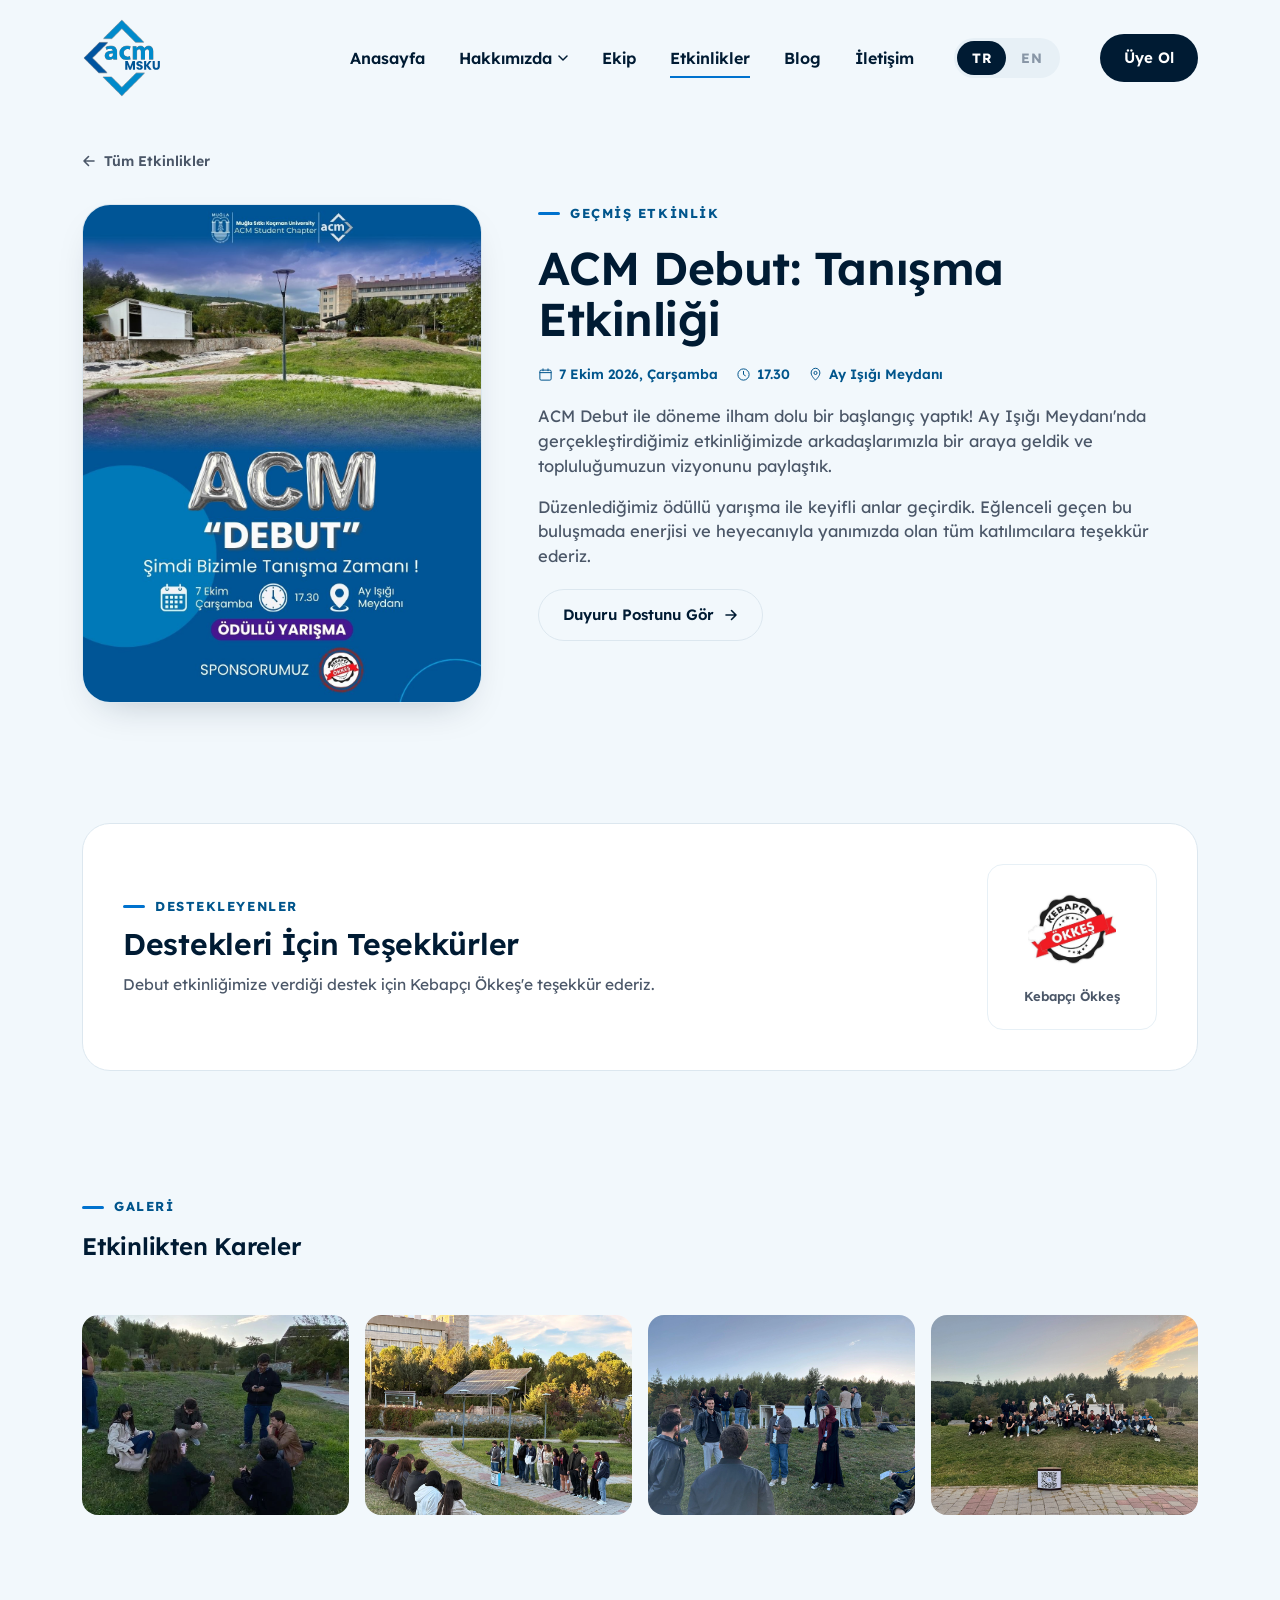
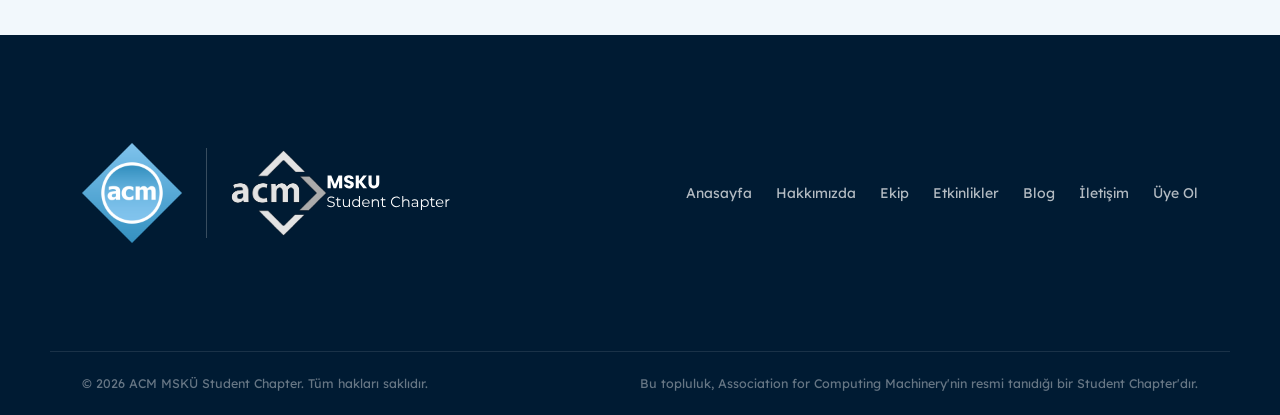
<file: etkinlik-debut.html>
<!DOCTYPE html>
<html lang="tr">
<head>
<meta charset="UTF-8">
<meta name="viewport" content="width=device-width, initial-scale=1.0">
<title>ACM Debut: Tanışma Etkinliği — ACM MSKÜ Student Chapter</title>
<meta name="description" content="ACM MSKÜ Debut: Ay Işığı Meydanı'nda tanışma etkinliği ve ödüllü yarışma.">

<!-- Fontshare: Clash Display (başlıklar) -->
<link rel="preconnect" href="https://api.fontshare.com">
<link href="https://api.fontshare.com/v2/css?f[]=clash-display@500,600,700&display=swap" rel="stylesheet">

<!-- Google Fonts: Lexend (gövde metni / arayüz) -->
<link rel="preconnect" href="https://fonts.googleapis.com">
<link rel="preconnect" href="https://fonts.gstatic.com" crossorigin>
<link href="https://fonts.googleapis.com/css2?family=Lexend:wght@400;500;600;700;800&display=swap" rel="stylesheet">

<link rel="icon" href="assets/img/logo/acmshortcolour.svg" type="image/svg+xml">
<link rel="stylesheet" href="assets/css/style.css">
</head>
<body data-title-key="meta.title.ev.debut" data-nav-page="etkinlikler.html">

<a class="skip-link" href="#icerik" data-i18n="skip.link">İçeriğe geç</a>

<header class="nav" id="siteNav">
  <div class="nav-inner">
    <a href="index.html#anasayfa" class="brand" aria-label="ACM MSKÜ anasayfa">
      <img class="brand-logo" src="assets/img/logo/acmshortcolour.svg" alt="ACM">
    </a>

    <button class="nav-toggle" id="navToggle" aria-label="Menüyü aç/kapat" aria-expanded="false" aria-controls="navMenu">
      <span></span><span></span><span></span>
    </button>

    <nav class="nav-menu" id="navMenu">
      <ul>
        <li><a href="index.html#anasayfa" class="nav-link" data-i18n="nav.home">Anasayfa</a></li>
        <li class="has-dropdown">
          <a href="hakkimizda.html" class="nav-link"><span data-i18n="nav.about">Hakkımızda</span> <svg class="chev" width="10" height="6" viewBox="0 0 10 6" fill="none"><path d="M1 1L5 5L9 1" stroke="currentColor" stroke-width="1.5" stroke-linecap="round" stroke-linejoin="round"/></svg></a>
          <ul class="dropdown">
            <li><a href="hakkimizda.html#acm-nedir" data-i18n="nav.about.acm">ACM Nedir?</a></li>
            <li><a href="hakkimizda.html#biz-kimiz" data-i18n="nav.about.us">Biz Kimiz</a></li>
            <li><a href="hakkimizda.html#misyon-vizyon" data-i18n="nav.about.mv" data-i18n-html>Misyon &amp; Vizyon</a></li>
          </ul>
        </li>
        <li><a href="ekip.html" class="nav-link" data-i18n="nav.about.team">Ekip</a></li>
        <li><a href="etkinlikler.html" class="nav-link" data-i18n="nav.events">Etkinlikler</a></li>
        <li><a href="blog.html" class="nav-link" data-i18n="nav.blog">Blog</a></li>
        <li><a href="iletisim.html" class="nav-link" data-i18n="nav.contact">İletişim</a></li>
      </ul>
      <div class="lang-toggle" role="group" aria-label="Dil seçimi / Language">
        <button type="button" class="lang-btn is-active" data-lang="tr">TR</button>
        <button type="button" class="lang-btn" data-lang="en">EN</button>
      </div>
      <a href="index.html#uye-ol" class="btn btn-primary btn-nav" data-i18n="nav.join">Üye Ol</a>
    </nav>
  </div>
</header>

<main id="icerik">

  <!-- ============ ETKİNLİK DETAYI ============ -->
  <section class="section section--top event-detail">
    <a href="etkinlikler.html" class="event-back" data-reveal>
      <svg width="14" height="14" viewBox="0 0 14 14" fill="none"><path d="M12 7H2M2 7L6.5 2.5M2 7L6.5 11.5" stroke="currentColor" stroke-width="1.6" stroke-linecap="round" stroke-linejoin="round"/></svg>
      <span data-i18n="ev.back">Tüm Etkinlikler</span>
    </a>

    <div class="event-detail-grid">
      <div class="event-detail-poster" data-reveal>
        <a href="assets/img/events/debut.jpeg" data-lightbox><img src="assets/img/events/debut.jpeg" alt="ACM Debut etkinlik afişi"></a>
      </div>
      <div class="event-detail-body" data-reveal>
        <span class="kicker" data-i18n="ev.past">Geçmiş Etkinlik</span>
        <h1>ACM Debut: Tanışma Etkinliği</h1>
        <ul class="event-card-meta">
          <li><svg width="15" height="15" viewBox="0 0 24 24" fill="none" aria-hidden="true"><rect x="3" y="5" width="18" height="16" rx="2" stroke="currentColor" stroke-width="1.6"/><path d="M3 9H21M8 3V6M16 3V6" stroke="currentColor" stroke-width="1.6" stroke-linecap="round"/></svg><span data-i18n="events.date.oct7">7 Ekim 2026, Çarşamba</span></li>
          <li><svg width="15" height="15" viewBox="0 0 24 24" fill="none" aria-hidden="true"><circle cx="12" cy="12" r="9" stroke="currentColor" stroke-width="1.6"/><path d="M12 7V12L15 14" stroke="currentColor" stroke-width="1.6" stroke-linecap="round" stroke-linejoin="round"/></svg><span>17.30</span></li>
          <li><svg width="15" height="15" viewBox="0 0 24 24" fill="none" aria-hidden="true"><path d="M12 21C12 21 19 14.5 19 9.5C19 5.36 15.87 2 12 2C8.13 2 5 5.36 5 9.5C5 14.5 12 21 12 21Z" stroke="currentColor" stroke-width="1.6" stroke-linejoin="round"/><circle cx="12" cy="9.5" r="2.5" stroke="currentColor" stroke-width="1.6"/></svg><span>Ay Işığı Meydanı</span></li>
        </ul>
        <div class="event-detail-text">
          <p data-i18n="ev.debut.p1">ACM Debut ile döneme ilham dolu bir başlangıç yaptık! Ay Işığı Meydanı'nda gerçekleştirdiğimiz etkinliğimizde arkadaşlarımızla bir araya geldik ve topluluğumuzun vizyonunu paylaştık.</p>
          <p data-i18n="ev.debut.p2">Düzenlediğimiz ödüllü yarışma ile keyifli anlar geçirdik. Eğlenceli geçen bu buluşmada enerjisi ve heyecanıyla yanımızda olan tüm katılımcılara teşekkür ederiz.</p>
        </div>
          <a href="https://www.instagram.com/p/DeE9xq8q6TC/" class="btn btn-soft" target="_blank" rel="noopener">
            <span data-i18n="ev.instagram">Duyuru Postunu Gör</span>
            <svg width="14" height="14" viewBox="0 0 14 14" fill="none"><path d="M2 7H12M12 7L7.5 2.5M12 7L7.5 11.5" stroke="currentColor" stroke-width="1.6" stroke-linecap="round" stroke-linejoin="round"/></svg>
          </a>
      </div>
    </div>
  </section>

  <!-- ============ SPONSORLAR ============ -->
  <section class="section event-sponsors-section">
    <div class="event-sponsors" data-reveal>
      <div class="event-sponsors-text">
        <span class="kicker" data-i18n="ev.sponsors.kicker">Destekleyenler</span>
        <h2 data-i18n="ev.thanks.title">Destekleri İçin Teşekkürler</h2>
        <p data-i18n="ev.debut.sponsors">Debut etkinliğimize verdiği destek için Kebapçı Ökkeş'e teşekkür ederiz.</p>
      </div>
      <div class="event-sponsors-logos">
      <div class="event-sponsor-logo"><img src="assets/img/sponsors/okkes.jpg" alt="Kebapçı Ökkeş" onerror="this.remove()"><span>Kebapçı Ökkeş</span></div>
      </div>
    </div>
  </section>

  <!-- ============ FOTOĞRAFLAR ============ -->
  <section class="section event-gallery-section">
    <div class="section-head" data-reveal>
      <span class="kicker" data-i18n="ev.gallery.kicker">Galeri</span>
      <h2 data-i18n="ev.gallery.title">Etkinlikten Kareler</h2>
    </div>
    <div class="event-gallery" data-reveal>
      <a class="event-gallery-item" href="assets/img/events/debutpostphotos/1.jpg" data-lightbox><img src="assets/img/events/debutpostphotos/1.jpg" alt="ACM Debut etkinliğinden bir kare" loading="lazy"></a>
      <a class="event-gallery-item" href="assets/img/events/debutpostphotos/2.jpg" data-lightbox><img src="assets/img/events/debutpostphotos/2.jpg" alt="ACM Debut etkinliğinden bir kare" loading="lazy"></a>
      <a class="event-gallery-item" href="assets/img/events/debutpostphotos/3.jpg" data-lightbox><img src="assets/img/events/debutpostphotos/3.jpg" alt="ACM Debut etkinliğinden bir kare" loading="lazy"></a>
      <a class="event-gallery-item" href="assets/img/events/debutpostphotos/4.jpg" data-lightbox><img src="assets/img/events/debutpostphotos/4.jpg" alt="ACM Debut etkinliğinden bir kare" loading="lazy"></a>
    </div>
  </section>

</main>

<footer class="site-footer">
  <div class="footer-inner">
    <div class="footer-brand">
      <img class="footer-logo-acm" src="assets/img/logo/acm-logo.png" alt="ACM">
      <span class="footer-divider" aria-hidden="true"></span>
      <img class="footer-logo" src="assets/img/logo/acmlongwhite.svg" alt="ACM MSKÜ">
    </div>
    <nav class="footer-links" aria-label="Alt bilgi bağlantıları">
      <a href="index.html#anasayfa" data-i18n="nav.home">Anasayfa</a>
      <a href="hakkimizda.html" data-i18n="nav.about">Hakkımızda</a>
      <a href="ekip.html" data-i18n="nav.about.team">Ekip</a>
      <a href="etkinlikler.html" data-i18n="nav.events">Etkinlikler</a>
      <a href="blog.html" data-i18n="nav.blog">Blog</a>
      <a href="iletisim.html" data-i18n="nav.contact">İletişim</a>
      <a href="index.html#uye-ol" data-i18n="nav.join">Üye Ol</a>
    </nav>
  </div>
  <div class="footer-bottom">
    <span>© <span id="year"></span> ACM MSKÜ Student Chapter. <span data-i18n="footer.rights">Tüm hakları saklıdır.</span></span>
    <span data-i18n="footer.recognized">Bu topluluk, Association for Computing Machinery'nin resmi tanıdığı bir Student Chapter'dır.</span>
  </div>
</footer>

<script src="assets/js/main.js"></script>
</body>
</html>
</file>
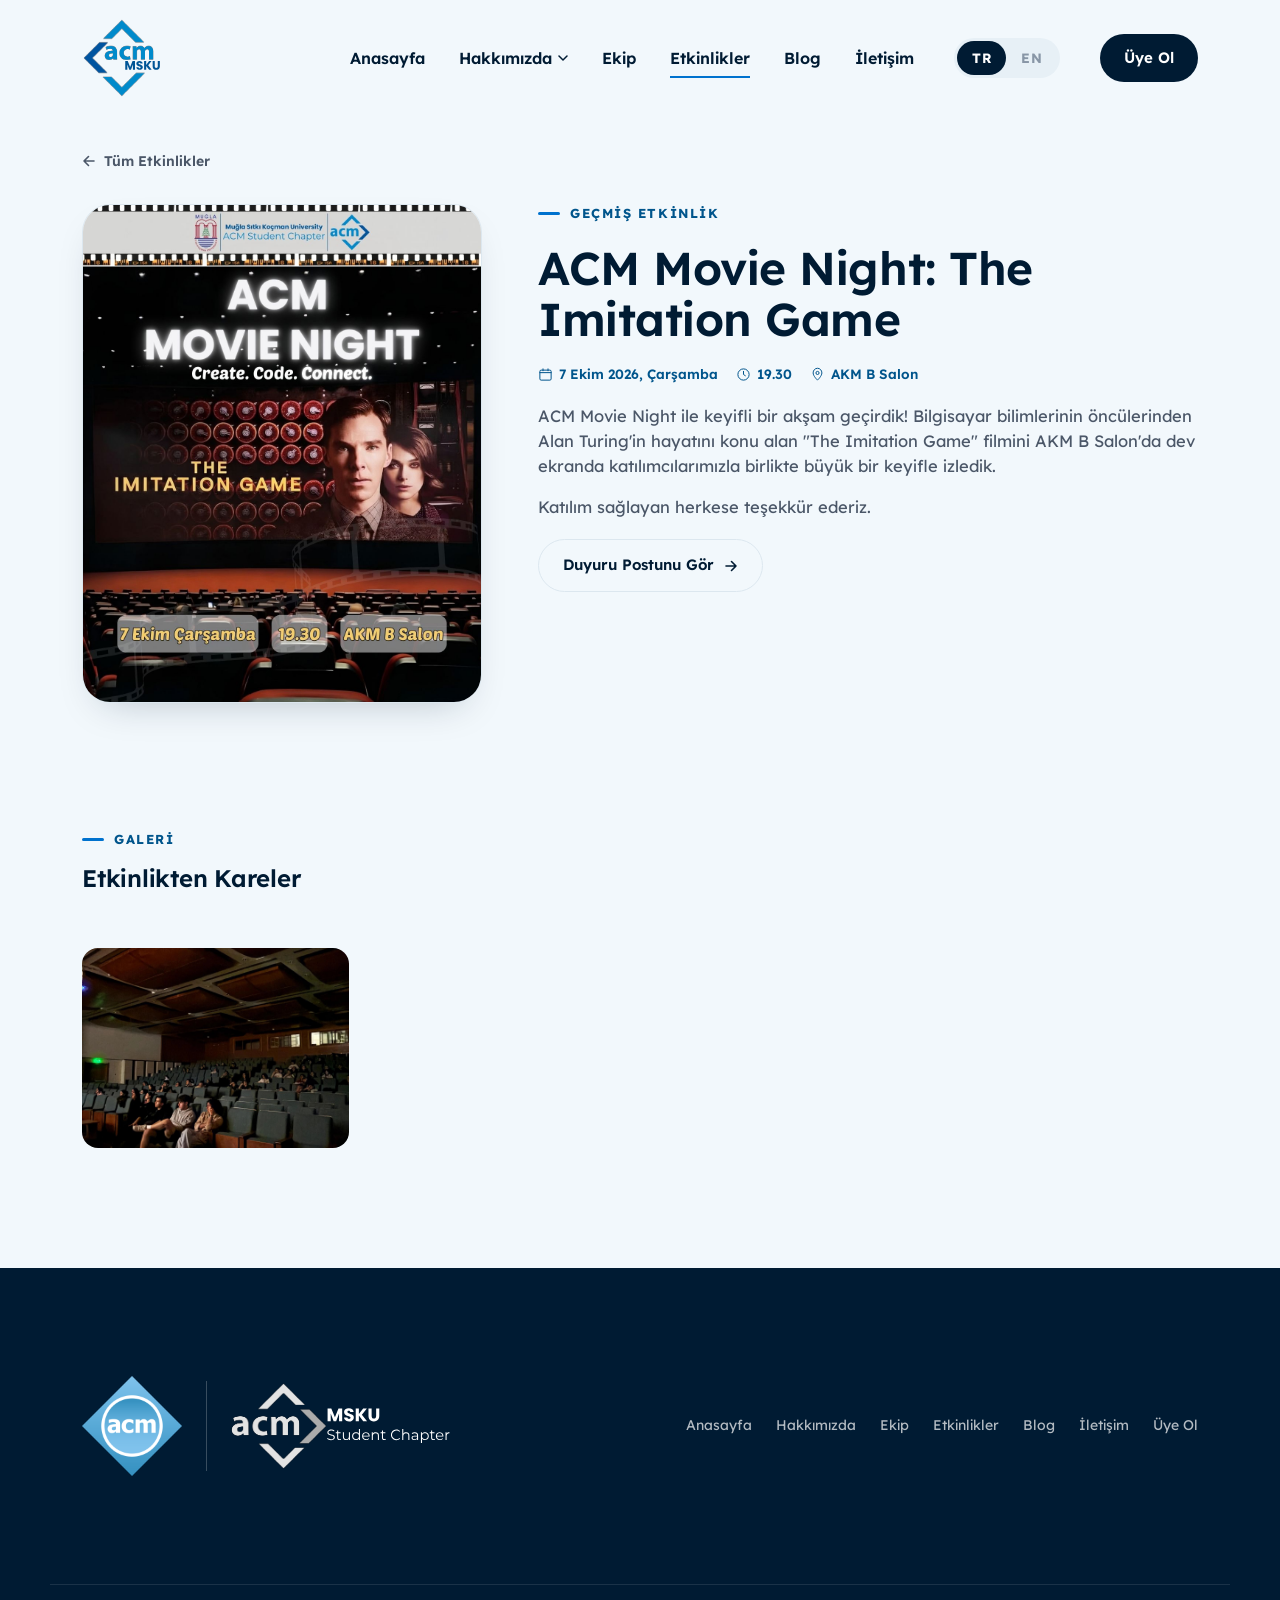
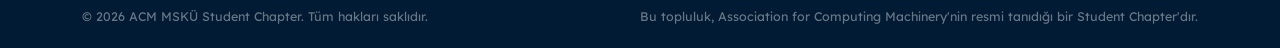
<file: etkinlik-movie-night.html>
<!DOCTYPE html>
<html lang="tr">
<head>
<meta charset="UTF-8">
<meta name="viewport" content="width=device-width, initial-scale=1.0">
<title>ACM Movie Night: The Imitation Game — ACM MSKÜ Student Chapter</title>
<meta name="description" content="ACM MSKÜ Movie Night: AKM B Salon'da "The Imitation Game" gösterimi.">

<!-- Fontshare: Clash Display (başlıklar) -->
<link rel="preconnect" href="https://api.fontshare.com">
<link href="https://api.fontshare.com/v2/css?f[]=clash-display@500,600,700&display=swap" rel="stylesheet">

<!-- Google Fonts: Lexend (gövde metni / arayüz) -->
<link rel="preconnect" href="https://fonts.googleapis.com">
<link rel="preconnect" href="https://fonts.gstatic.com" crossorigin>
<link href="https://fonts.googleapis.com/css2?family=Lexend:wght@400;500;600;700;800&display=swap" rel="stylesheet">

<link rel="icon" href="assets/img/logo/acmshortcolour.svg" type="image/svg+xml">
<link rel="stylesheet" href="assets/css/style.css">
</head>
<body data-title-key="meta.title.ev.movie" data-nav-page="etkinlikler.html">

<a class="skip-link" href="#icerik" data-i18n="skip.link">İçeriğe geç</a>

<header class="nav" id="siteNav">
  <div class="nav-inner">
    <a href="index.html#anasayfa" class="brand" aria-label="ACM MSKÜ anasayfa">
      <img class="brand-logo" src="assets/img/logo/acmshortcolour.svg" alt="ACM">
    </a>

    <button class="nav-toggle" id="navToggle" aria-label="Menüyü aç/kapat" aria-expanded="false" aria-controls="navMenu">
      <span></span><span></span><span></span>
    </button>

    <nav class="nav-menu" id="navMenu">
      <ul>
        <li><a href="index.html#anasayfa" class="nav-link" data-i18n="nav.home">Anasayfa</a></li>
        <li class="has-dropdown">
          <a href="hakkimizda.html" class="nav-link"><span data-i18n="nav.about">Hakkımızda</span> <svg class="chev" width="10" height="6" viewBox="0 0 10 6" fill="none"><path d="M1 1L5 5L9 1" stroke="currentColor" stroke-width="1.5" stroke-linecap="round" stroke-linejoin="round"/></svg></a>
          <ul class="dropdown">
            <li><a href="hakkimizda.html#acm-nedir" data-i18n="nav.about.acm">ACM Nedir?</a></li>
            <li><a href="hakkimizda.html#biz-kimiz" data-i18n="nav.about.us">Biz Kimiz</a></li>
            <li><a href="hakkimizda.html#misyon-vizyon" data-i18n="nav.about.mv" data-i18n-html>Misyon &amp; Vizyon</a></li>
          </ul>
        </li>
        <li><a href="ekip.html" class="nav-link" data-i18n="nav.about.team">Ekip</a></li>
        <li><a href="etkinlikler.html" class="nav-link" data-i18n="nav.events">Etkinlikler</a></li>
        <li><a href="blog.html" class="nav-link" data-i18n="nav.blog">Blog</a></li>
        <li><a href="iletisim.html" class="nav-link" data-i18n="nav.contact">İletişim</a></li>
      </ul>
      <div class="lang-toggle" role="group" aria-label="Dil seçimi / Language">
        <button type="button" class="lang-btn is-active" data-lang="tr">TR</button>
        <button type="button" class="lang-btn" data-lang="en">EN</button>
      </div>
      <a href="index.html#uye-ol" class="btn btn-primary btn-nav" data-i18n="nav.join">Üye Ol</a>
    </nav>
  </div>
</header>

<main id="icerik">

  <!-- ============ ETKİNLİK DETAYI ============ -->
  <section class="section section--top event-detail">
    <a href="etkinlikler.html" class="event-back" data-reveal>
      <svg width="14" height="14" viewBox="0 0 14 14" fill="none"><path d="M12 7H2M2 7L6.5 2.5M2 7L6.5 11.5" stroke="currentColor" stroke-width="1.6" stroke-linecap="round" stroke-linejoin="round"/></svg>
      <span data-i18n="ev.back">Tüm Etkinlikler</span>
    </a>

    <div class="event-detail-grid">
      <div class="event-detail-poster" data-reveal>
        <a href="assets/img/events/movie-night.jpeg" data-lightbox><img src="assets/img/events/movie-night.jpeg" alt="ACM Movie Night etkinlik afişi"></a>
      </div>
      <div class="event-detail-body" data-reveal>
        <span class="kicker" data-i18n="ev.past">Geçmiş Etkinlik</span>
        <h1>ACM Movie Night: The Imitation Game</h1>
        <ul class="event-card-meta">
          <li><svg width="15" height="15" viewBox="0 0 24 24" fill="none" aria-hidden="true"><rect x="3" y="5" width="18" height="16" rx="2" stroke="currentColor" stroke-width="1.6"/><path d="M3 9H21M8 3V6M16 3V6" stroke="currentColor" stroke-width="1.6" stroke-linecap="round"/></svg><span data-i18n="events.date.oct7">7 Ekim 2026, Çarşamba</span></li>
          <li><svg width="15" height="15" viewBox="0 0 24 24" fill="none" aria-hidden="true"><circle cx="12" cy="12" r="9" stroke="currentColor" stroke-width="1.6"/><path d="M12 7V12L15 14" stroke="currentColor" stroke-width="1.6" stroke-linecap="round" stroke-linejoin="round"/></svg><span>19.30</span></li>
          <li><svg width="15" height="15" viewBox="0 0 24 24" fill="none" aria-hidden="true"><path d="M12 21C12 21 19 14.5 19 9.5C19 5.36 15.87 2 12 2C8.13 2 5 5.36 5 9.5C5 14.5 12 21 12 21Z" stroke="currentColor" stroke-width="1.6" stroke-linejoin="round"/><circle cx="12" cy="9.5" r="2.5" stroke="currentColor" stroke-width="1.6"/></svg><span>AKM B Salon</span></li>
        </ul>
        <div class="event-detail-text">
          <p data-i18n="ev.movie.p1">ACM Movie Night ile keyifli bir akşam geçirdik! Bilgisayar bilimlerinin öncülerinden Alan Turing'in hayatını konu alan "The Imitation Game" filmini AKM B Salon'da dev ekranda katılımcılarımızla birlikte büyük bir keyifle izledik.</p>
          <p data-i18n="ev.movie.p2">Katılım sağlayan herkese teşekkür ederiz.</p>
        </div>
          <a href="https://www.instagram.com/p/DeFA6bcKyRY/" class="btn btn-soft" target="_blank" rel="noopener">
            <span data-i18n="ev.instagram">Duyuru Postunu Gör</span>
            <svg width="14" height="14" viewBox="0 0 14 14" fill="none"><path d="M2 7H12M12 7L7.5 2.5M12 7L7.5 11.5" stroke="currentColor" stroke-width="1.6" stroke-linecap="round" stroke-linejoin="round"/></svg>
          </a>
      </div>
    </div>
  </section>

  <!-- ============ FOTOĞRAFLAR ============ -->
  <section class="section event-gallery-section">
    <div class="section-head" data-reveal>
      <span class="kicker" data-i18n="ev.gallery.kicker">Galeri</span>
      <h2 data-i18n="ev.gallery.title">Etkinlikten Kareler</h2>
    </div>
    <div class="event-gallery" data-reveal>
      <a class="event-gallery-item" href="assets/img/events/moviepostphotos/1.jpg" data-lightbox><img src="assets/img/events/moviepostphotos/1.jpg" alt="ACM Movie Night etkinliğinden bir kare" loading="lazy"></a>
    </div>
  </section>

</main>

<footer class="site-footer">
  <div class="footer-inner">
    <div class="footer-brand">
      <img class="footer-logo-acm" src="assets/img/logo/acm-logo.png" alt="ACM">
      <span class="footer-divider" aria-hidden="true"></span>
      <img class="footer-logo" src="assets/img/logo/acmlongwhite.svg" alt="ACM MSKÜ">
    </div>
    <nav class="footer-links" aria-label="Alt bilgi bağlantıları">
      <a href="index.html#anasayfa" data-i18n="nav.home">Anasayfa</a>
      <a href="hakkimizda.html" data-i18n="nav.about">Hakkımızda</a>
      <a href="ekip.html" data-i18n="nav.about.team">Ekip</a>
      <a href="etkinlikler.html" data-i18n="nav.events">Etkinlikler</a>
      <a href="blog.html" data-i18n="nav.blog">Blog</a>
      <a href="iletisim.html" data-i18n="nav.contact">İletişim</a>
      <a href="index.html#uye-ol" data-i18n="nav.join">Üye Ol</a>
    </nav>
  </div>
  <div class="footer-bottom">
    <span>© <span id="year"></span> ACM MSKÜ Student Chapter. <span data-i18n="footer.rights">Tüm hakları saklıdır.</span></span>
    <span data-i18n="footer.recognized">Bu topluluk, Association for Computing Machinery'nin resmi tanıdığı bir Student Chapter'dır.</span>
  </div>
</footer>

<script src="assets/js/main.js"></script>
</body>
</html>
</file>
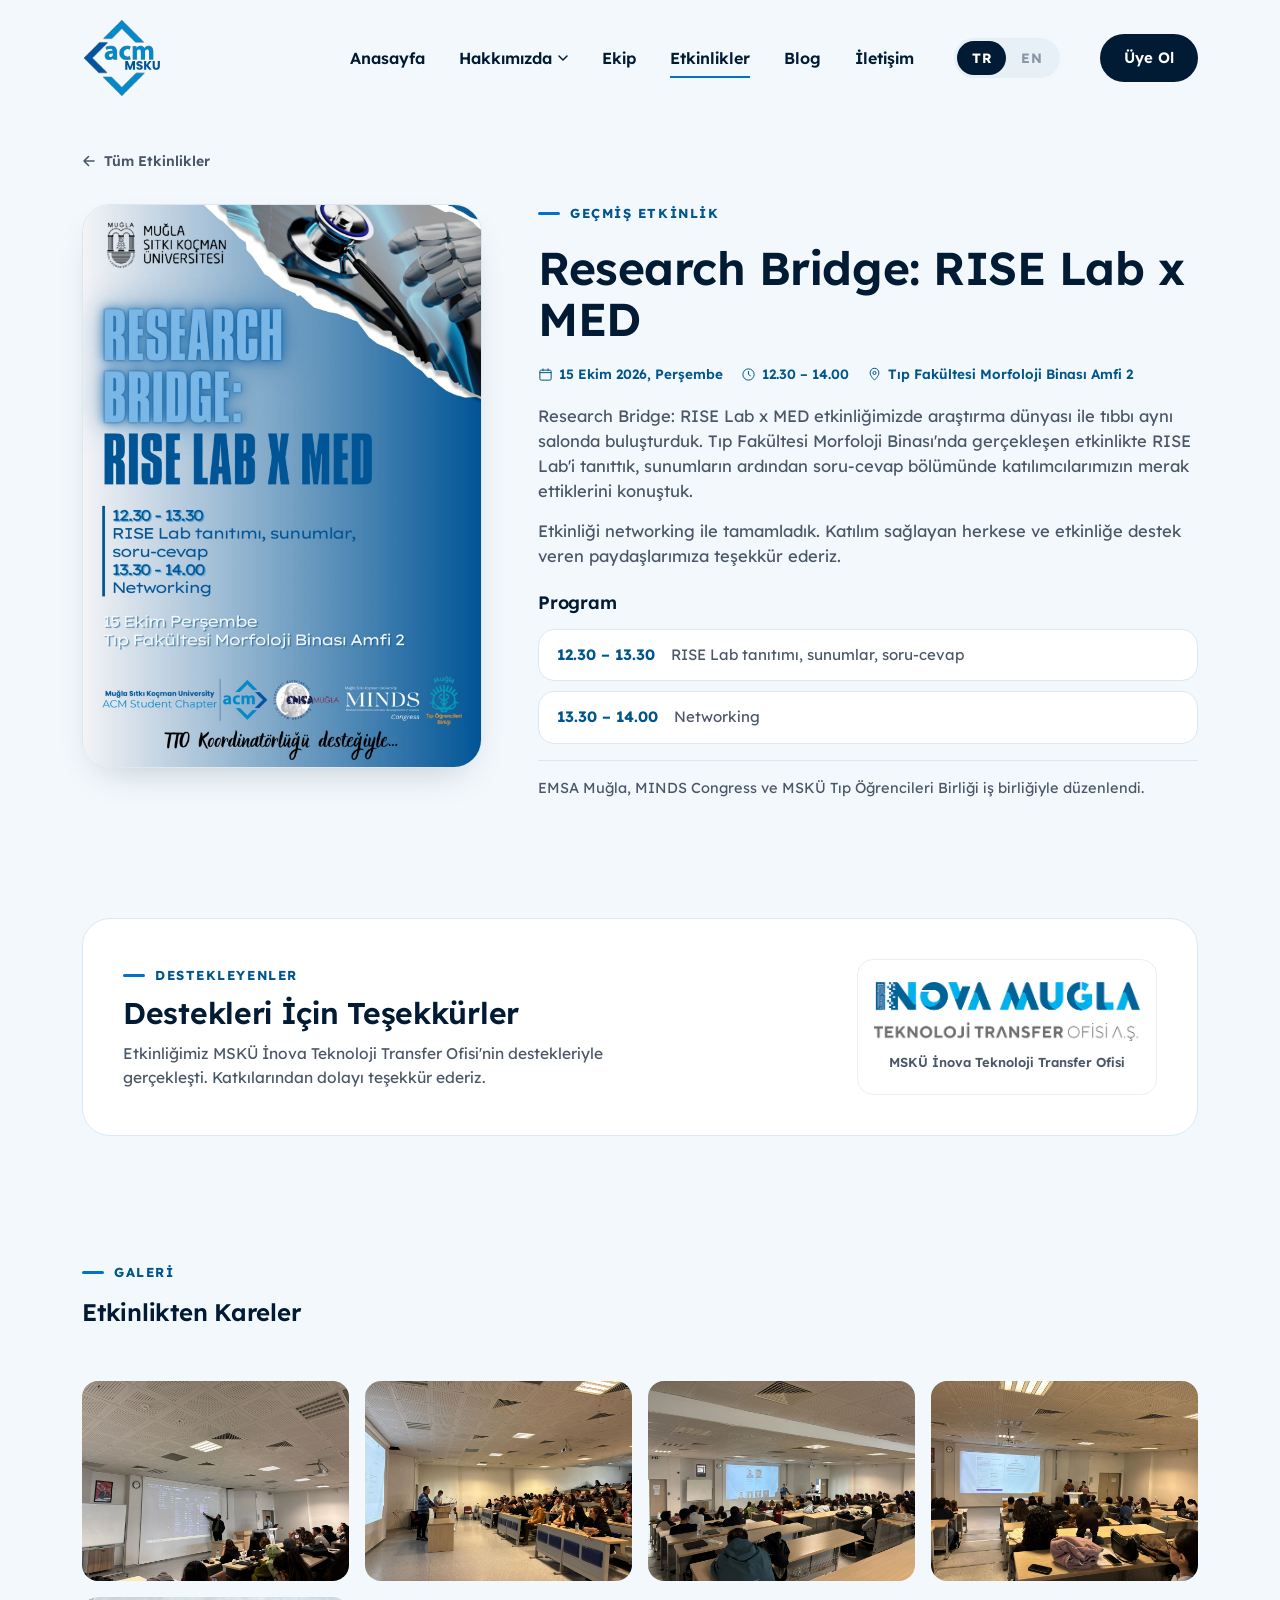
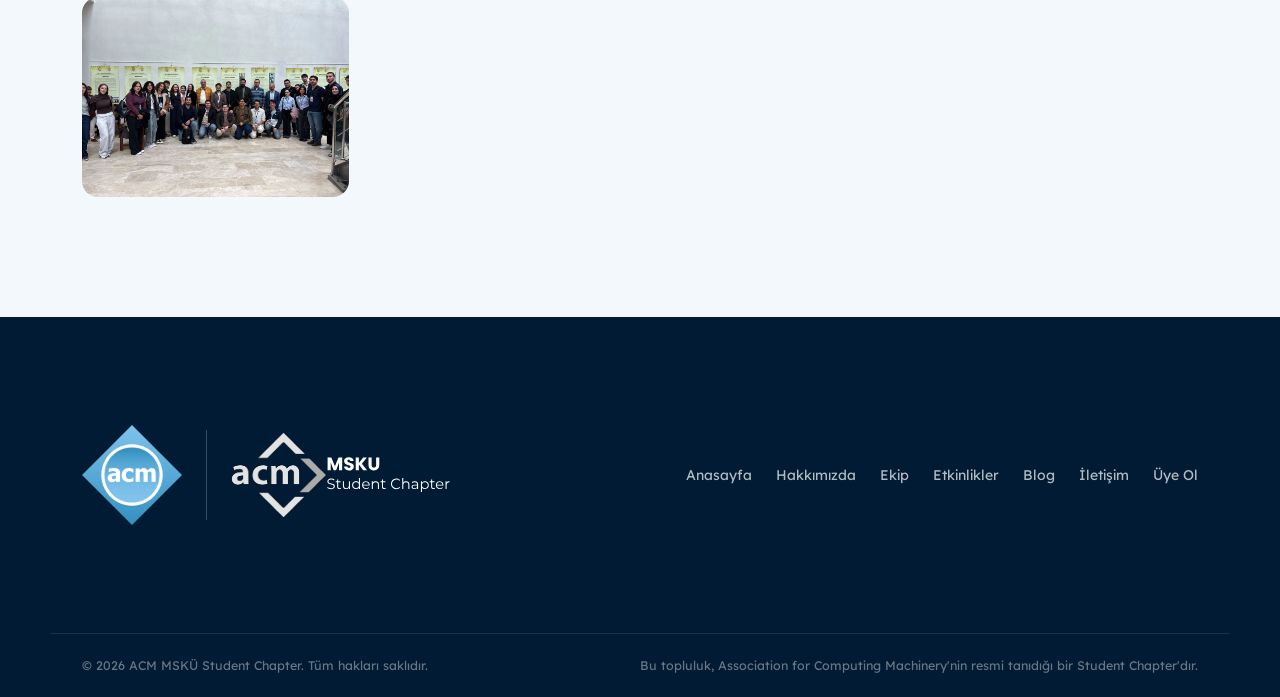
<file: etkinlik-riselab.html>
<!DOCTYPE html>
<html lang="tr">
<head>
<meta charset="UTF-8">
<meta name="viewport" content="width=device-width, initial-scale=1.0">
<title>Research Bridge: RISE Lab x MED — ACM MSKÜ Student Chapter</title>
<meta name="description" content="Research Bridge: RISE Lab x MED. RISE Lab tanıtımı, sunumlar, soru-cevap ve networking.">

<!-- Fontshare: Clash Display (başlıklar) -->
<link rel="preconnect" href="https://api.fontshare.com">
<link href="https://api.fontshare.com/v2/css?f[]=clash-display@500,600,700&display=swap" rel="stylesheet">

<!-- Google Fonts: Lexend (gövde metni / arayüz) -->
<link rel="preconnect" href="https://fonts.googleapis.com">
<link rel="preconnect" href="https://fonts.gstatic.com" crossorigin>
<link href="https://fonts.googleapis.com/css2?family=Lexend:wght@400;500;600;700;800&display=swap" rel="stylesheet">

<link rel="icon" href="assets/img/logo/acmshortcolour.svg" type="image/svg+xml">
<link rel="stylesheet" href="assets/css/style.css">
</head>
<body data-title-key="meta.title.ev.riselab" data-nav-page="etkinlikler.html">

<a class="skip-link" href="#icerik" data-i18n="skip.link">İçeriğe geç</a>

<header class="nav" id="siteNav">
  <div class="nav-inner">
    <a href="index.html#anasayfa" class="brand" aria-label="ACM MSKÜ anasayfa">
      <img class="brand-logo" src="assets/img/logo/acmshortcolour.svg" alt="ACM">
    </a>

    <button class="nav-toggle" id="navToggle" aria-label="Menüyü aç/kapat" aria-expanded="false" aria-controls="navMenu">
      <span></span><span></span><span></span>
    </button>

    <nav class="nav-menu" id="navMenu">
      <ul>
        <li><a href="index.html#anasayfa" class="nav-link" data-i18n="nav.home">Anasayfa</a></li>
        <li class="has-dropdown">
          <a href="hakkimizda.html" class="nav-link"><span data-i18n="nav.about">Hakkımızda</span> <svg class="chev" width="10" height="6" viewBox="0 0 10 6" fill="none"><path d="M1 1L5 5L9 1" stroke="currentColor" stroke-width="1.5" stroke-linecap="round" stroke-linejoin="round"/></svg></a>
          <ul class="dropdown">
            <li><a href="hakkimizda.html#acm-nedir" data-i18n="nav.about.acm">ACM Nedir?</a></li>
            <li><a href="hakkimizda.html#biz-kimiz" data-i18n="nav.about.us">Biz Kimiz</a></li>
            <li><a href="hakkimizda.html#misyon-vizyon" data-i18n="nav.about.mv" data-i18n-html>Misyon &amp; Vizyon</a></li>
          </ul>
        </li>
        <li><a href="ekip.html" class="nav-link" data-i18n="nav.about.team">Ekip</a></li>
        <li><a href="etkinlikler.html" class="nav-link" data-i18n="nav.events">Etkinlikler</a></li>
        <li><a href="blog.html" class="nav-link" data-i18n="nav.blog">Blog</a></li>
        <li><a href="iletisim.html" class="nav-link" data-i18n="nav.contact">İletişim</a></li>
      </ul>
      <div class="lang-toggle" role="group" aria-label="Dil seçimi / Language">
        <button type="button" class="lang-btn is-active" data-lang="tr">TR</button>
        <button type="button" class="lang-btn" data-lang="en">EN</button>
      </div>
      <a href="index.html#uye-ol" class="btn btn-primary btn-nav" data-i18n="nav.join">Üye Ol</a>
    </nav>
  </div>
</header>

<main id="icerik">

  <!-- ============ ETKİNLİK DETAYI ============ -->
  <section class="section section--top event-detail">
    <a href="etkinlikler.html" class="event-back" data-reveal>
      <svg width="14" height="14" viewBox="0 0 14 14" fill="none"><path d="M12 7H2M2 7L6.5 2.5M2 7L6.5 11.5" stroke="currentColor" stroke-width="1.6" stroke-linecap="round" stroke-linejoin="round"/></svg>
      <span data-i18n="ev.back">Tüm Etkinlikler</span>
    </a>

    <div class="event-detail-grid">
      <div class="event-detail-poster" data-reveal>
        <a href="assets/img/events/riselabevent.jpg" data-lightbox><img src="assets/img/events/riselabevent.jpg" alt="Research Bridge: RISE Lab x MED etkinlik afişi"></a>
      </div>
      <div class="event-detail-body" data-reveal>
        <span class="kicker" data-i18n="ev.past">Geçmiş Etkinlik</span>
        <h1>Research Bridge: RISE Lab x MED</h1>
        <ul class="event-card-meta">
          <li><svg width="15" height="15" viewBox="0 0 24 24" fill="none" aria-hidden="true"><rect x="3" y="5" width="18" height="16" rx="2" stroke="currentColor" stroke-width="1.6"/><path d="M3 9H21M8 3V6M16 3V6" stroke="currentColor" stroke-width="1.6" stroke-linecap="round"/></svg><span data-i18n="events.date.oct15">15 Ekim 2026, Perşembe</span></li>
          <li><svg width="15" height="15" viewBox="0 0 24 24" fill="none" aria-hidden="true"><circle cx="12" cy="12" r="9" stroke="currentColor" stroke-width="1.6"/><path d="M12 7V12L15 14" stroke="currentColor" stroke-width="1.6" stroke-linecap="round" stroke-linejoin="round"/></svg><span>12.30 – 14.00</span></li>
          <li><svg width="15" height="15" viewBox="0 0 24 24" fill="none" aria-hidden="true"><path d="M12 21C12 21 19 14.5 19 9.5C19 5.36 15.87 2 12 2C8.13 2 5 5.36 5 9.5C5 14.5 12 21 12 21Z" stroke="currentColor" stroke-width="1.6" stroke-linejoin="round"/><circle cx="12" cy="9.5" r="2.5" stroke="currentColor" stroke-width="1.6"/></svg><span>Tıp Fakültesi Morfoloji Binası Amfi 2</span></li>
        </ul>
        <div class="event-detail-text">
          <p data-i18n="ev.riselab.p1">Research Bridge: RISE Lab x MED etkinliğimizde araştırma dünyası ile tıbbı aynı salonda buluşturduk. Tıp Fakültesi Morfoloji Binası'nda gerçekleşen etkinlikte RISE Lab'i tanıttık, sunumların ardından soru-cevap bölümünde katılımcılarımızın merak ettiklerini konuştuk.</p>
          <p data-i18n="ev.riselab.p2">Etkinliği networking ile tamamladık. Katılım sağlayan herkese ve etkinliğe destek veren paydaşlarımıza teşekkür ederiz.</p>

          <h3 data-i18n="ev.program">Program</h3>
          <ul class="event-program">
            <li><span class="event-program-time">12.30 – 13.30</span><span data-i18n="ev.riselab.prog1">RISE Lab tanıtımı, sunumlar, soru-cevap</span></li>
            <li><span class="event-program-time">13.30 – 14.00</span><span data-i18n="ev.riselab.prog2">Networking</span></li>
          </ul>
          <p class="event-partners" data-i18n="ev.riselab.partners">EMSA Muğla, MINDS Congress ve MSKÜ Tıp Öğrencileri Birliği iş birliğiyle düzenlendi.</p>
        </div>
      </div>
    </div>
  </section>

  <!-- ============ SPONSORLAR ============ -->
  <section class="section event-sponsors-section">
    <div class="event-sponsors" data-reveal>
      <div class="event-sponsors-text">
        <span class="kicker" data-i18n="ev.sponsors.kicker">Destekleyenler</span>
        <h2 data-i18n="ev.thanks.title">Destekleri İçin Teşekkürler</h2>
        <p data-i18n="ev.riselab.sponsors">Etkinliğimiz MSKÜ İnova Teknoloji Transfer Ofisi'nin destekleriyle gerçekleşti. Katkılarından dolayı teşekkür ederiz.</p>
      </div>
      <div class="event-sponsors-logos">
      <div class="event-sponsor-logo event-sponsor-logo--wide"><img src="assets/img/sponsors/msku-inova-tto.png" alt="MSKÜ İnova Teknoloji Transfer Ofisi" onerror="this.remove()"><span>MSKÜ İnova Teknoloji Transfer Ofisi</span></div>
      </div>
    </div>
  </section>

  <!-- ============ FOTOĞRAFLAR ============ -->
  <section class="section event-gallery-section">
    <div class="section-head" data-reveal>
      <span class="kicker" data-i18n="ev.gallery.kicker">Galeri</span>
      <h2 data-i18n="ev.gallery.title">Etkinlikten Kareler</h2>
    </div>
    <div class="event-gallery" data-reveal>
      <a class="event-gallery-item" href="assets/img/events/riselabpostphotos/1.jpg" data-lightbox><img src="assets/img/events/riselabpostphotos/1.jpg" alt="Research Bridge: RISE Lab x MED etkinliğinden bir kare" loading="lazy"></a>
      <a class="event-gallery-item" href="assets/img/events/riselabpostphotos/2.jpg" data-lightbox><img src="assets/img/events/riselabpostphotos/2.jpg" alt="Research Bridge: RISE Lab x MED etkinliğinden bir kare" loading="lazy"></a>
      <a class="event-gallery-item" href="assets/img/events/riselabpostphotos/3.jpg" data-lightbox><img src="assets/img/events/riselabpostphotos/3.jpg" alt="Research Bridge: RISE Lab x MED etkinliğinden bir kare" loading="lazy"></a>
      <a class="event-gallery-item" href="assets/img/events/riselabpostphotos/4.jpg" data-lightbox><img src="assets/img/events/riselabpostphotos/4.jpg" alt="Research Bridge: RISE Lab x MED etkinliğinden bir kare" loading="lazy"></a>
      <a class="event-gallery-item" href="assets/img/events/riselabpostphotos/5.jpg" data-lightbox><img src="assets/img/events/riselabpostphotos/5.jpg" alt="Research Bridge: RISE Lab x MED etkinliğinden bir kare" loading="lazy"></a>
    </div>
  </section>

</main>

<footer class="site-footer">
  <div class="footer-inner">
    <div class="footer-brand">
      <img class="footer-logo-acm" src="assets/img/logo/acm-logo.png" alt="ACM">
      <span class="footer-divider" aria-hidden="true"></span>
      <img class="footer-logo" src="assets/img/logo/acmlongwhite.svg" alt="ACM MSKÜ">
    </div>
    <nav class="footer-links" aria-label="Alt bilgi bağlantıları">
      <a href="index.html#anasayfa" data-i18n="nav.home">Anasayfa</a>
      <a href="hakkimizda.html" data-i18n="nav.about">Hakkımızda</a>
      <a href="ekip.html" data-i18n="nav.about.team">Ekip</a>
      <a href="etkinlikler.html" data-i18n="nav.events">Etkinlikler</a>
      <a href="blog.html" data-i18n="nav.blog">Blog</a>
      <a href="iletisim.html" data-i18n="nav.contact">İletişim</a>
      <a href="index.html#uye-ol" data-i18n="nav.join">Üye Ol</a>
    </nav>
  </div>
  <div class="footer-bottom">
    <span>© <span id="year"></span> ACM MSKÜ Student Chapter. <span data-i18n="footer.rights">Tüm hakları saklıdır.</span></span>
    <span data-i18n="footer.recognized">Bu topluluk, Association for Computing Machinery'nin resmi tanıdığı bir Student Chapter'dır.</span>
  </div>
</footer>

<script src="assets/js/main.js"></script>
</body>
</html>
</file>
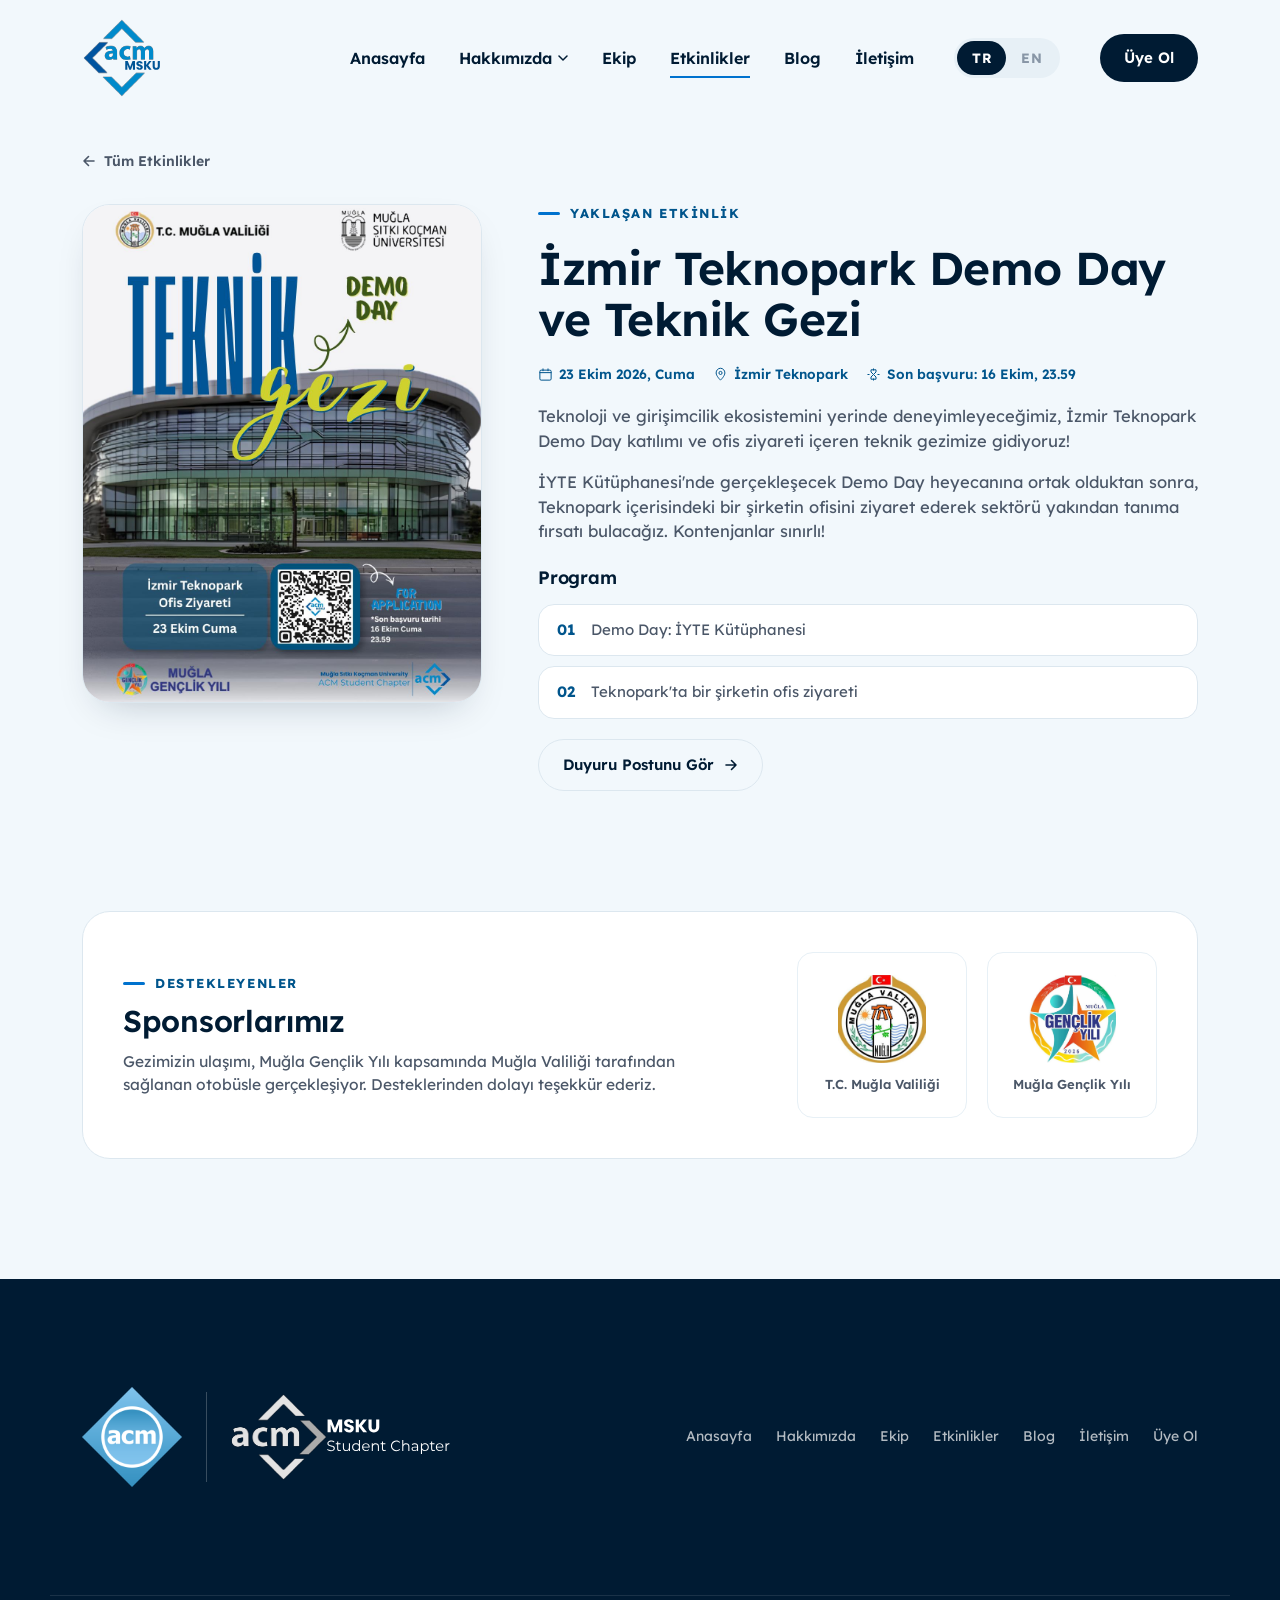
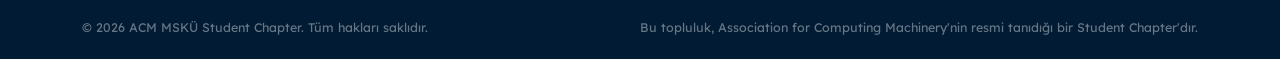
<file: etkinlik-teknopark.html>
<!DOCTYPE html>
<html lang="tr">
<head>
<meta charset="UTF-8">
<meta name="viewport" content="width=device-width, initial-scale=1.0">
<title>İzmir Teknopark Demo Day ve Teknik Gezi — ACM MSKÜ Student Chapter</title>
<meta name="description" content="ACM MSKÜ İzmir Teknopark Demo Day ve teknik gezi: İYTE Kütüphanesi'nde Demo Day ve Teknopark'ta ofis ziyareti.">

<!-- Fontshare: Clash Display (başlıklar) -->
<link rel="preconnect" href="https://api.fontshare.com">
<link href="https://api.fontshare.com/v2/css?f[]=clash-display@500,600,700&display=swap" rel="stylesheet">

<!-- Google Fonts: Lexend (gövde metni / arayüz) -->
<link rel="preconnect" href="https://fonts.googleapis.com">
<link rel="preconnect" href="https://fonts.gstatic.com" crossorigin>
<link href="https://fonts.googleapis.com/css2?family=Lexend:wght@400;500;600;700;800&display=swap" rel="stylesheet">

<link rel="icon" href="assets/img/logo/acmshortcolour.svg" type="image/svg+xml">
<link rel="stylesheet" href="assets/css/style.css">
</head>
<body data-title-key="meta.title.ev.teknopark" data-nav-page="etkinlikler.html">

<a class="skip-link" href="#icerik" data-i18n="skip.link">İçeriğe geç</a>

<header class="nav" id="siteNav">
  <div class="nav-inner">
    <a href="index.html#anasayfa" class="brand" aria-label="ACM MSKÜ anasayfa">
      <img class="brand-logo" src="assets/img/logo/acmshortcolour.svg" alt="ACM">
    </a>

    <button class="nav-toggle" id="navToggle" aria-label="Menüyü aç/kapat" aria-expanded="false" aria-controls="navMenu">
      <span></span><span></span><span></span>
    </button>

    <nav class="nav-menu" id="navMenu">
      <ul>
        <li><a href="index.html#anasayfa" class="nav-link" data-i18n="nav.home">Anasayfa</a></li>
        <li class="has-dropdown">
          <a href="hakkimizda.html" class="nav-link"><span data-i18n="nav.about">Hakkımızda</span> <svg class="chev" width="10" height="6" viewBox="0 0 10 6" fill="none"><path d="M1 1L5 5L9 1" stroke="currentColor" stroke-width="1.5" stroke-linecap="round" stroke-linejoin="round"/></svg></a>
          <ul class="dropdown">
            <li><a href="hakkimizda.html#acm-nedir" data-i18n="nav.about.acm">ACM Nedir?</a></li>
            <li><a href="hakkimizda.html#biz-kimiz" data-i18n="nav.about.us">Biz Kimiz</a></li>
            <li><a href="hakkimizda.html#misyon-vizyon" data-i18n="nav.about.mv" data-i18n-html>Misyon &amp; Vizyon</a></li>
          </ul>
        </li>
        <li><a href="ekip.html" class="nav-link" data-i18n="nav.about.team">Ekip</a></li>
        <li><a href="etkinlikler.html" class="nav-link" data-i18n="nav.events">Etkinlikler</a></li>
        <li><a href="blog.html" class="nav-link" data-i18n="nav.blog">Blog</a></li>
        <li><a href="iletisim.html" class="nav-link" data-i18n="nav.contact">İletişim</a></li>
      </ul>
      <div class="lang-toggle" role="group" aria-label="Dil seçimi / Language">
        <button type="button" class="lang-btn is-active" data-lang="tr">TR</button>
        <button type="button" class="lang-btn" data-lang="en">EN</button>
      </div>
      <a href="index.html#uye-ol" class="btn btn-primary btn-nav" data-i18n="nav.join">Üye Ol</a>
    </nav>
  </div>
</header>

<main id="icerik">

  <!-- ============ ETKİNLİK DETAYI ============ -->
  <section class="section section--top event-detail">
    <a href="etkinlikler.html" class="event-back" data-reveal>
      <svg width="14" height="14" viewBox="0 0 14 14" fill="none"><path d="M12 7H2M2 7L6.5 2.5M2 7L6.5 11.5" stroke="currentColor" stroke-width="1.6" stroke-linecap="round" stroke-linejoin="round"/></svg>
      <span data-i18n="ev.back">Tüm Etkinlikler</span>
    </a>

    <div class="event-detail-grid">
      <div class="event-detail-poster" data-reveal>
        <a href="assets/img/events/teknopark.jpeg" data-lightbox><img src="assets/img/events/teknopark.jpeg" alt="İzmir Teknopark teknik gezi afişi"></a>
      </div>
      <div class="event-detail-body" data-reveal>
        <span class="kicker" data-i18n="ev.upcoming">Yaklaşan Etkinlik</span>
        <h1>İzmir Teknopark Demo Day ve Teknik Gezi</h1>
        <ul class="event-card-meta">
          <li><svg width="15" height="15" viewBox="0 0 24 24" fill="none" aria-hidden="true"><rect x="3" y="5" width="18" height="16" rx="2" stroke="currentColor" stroke-width="1.6"/><path d="M3 9H21M8 3V6M16 3V6" stroke="currentColor" stroke-width="1.6" stroke-linecap="round"/></svg><span data-i18n="events.date.oct23">23 Ekim 2026, Cuma</span></li>
          <li><svg width="15" height="15" viewBox="0 0 24 24" fill="none" aria-hidden="true"><path d="M12 21C12 21 19 14.5 19 9.5C19 5.36 15.87 2 12 2C8.13 2 5 5.36 5 9.5C5 14.5 12 21 12 21Z" stroke="currentColor" stroke-width="1.6" stroke-linejoin="round"/><circle cx="12" cy="9.5" r="2.5" stroke="currentColor" stroke-width="1.6"/></svg><span>İzmir Teknopark</span></li>
          <li><svg width="15" height="15" viewBox="0 0 24 24" fill="none" aria-hidden="true"><path d="M12 3V5M12 19V21M5 12H3M21 12H19" stroke="currentColor" stroke-width="1.6" stroke-linecap="round"/><path d="M8 4.5H16V8L12 12L8 8V4.5ZM8 19.5H16V16L12 12L8 16V19.5Z" stroke="currentColor" stroke-width="1.6" stroke-linejoin="round"/></svg><span data-i18n="events.teknopark.deadline">Son başvuru: 16 Ekim, 23.59</span></li>
        </ul>
        <div class="event-detail-text">
          <p data-i18n="ev.teknopark.p1">Teknoloji ve girişimcilik ekosistemini yerinde deneyimleyeceğimiz, İzmir Teknopark Demo Day katılımı ve ofis ziyareti içeren teknik gezimize gidiyoruz!</p>
          <p data-i18n="ev.teknopark.p2">İYTE Kütüphanesi'nde gerçekleşecek Demo Day heyecanına ortak olduktan sonra, Teknopark içerisindeki bir şirketin ofisini ziyaret ederek sektörü yakından tanıma fırsatı bulacağız. Kontenjanlar sınırlı!</p>

          <h3 data-i18n="ev.program">Program</h3>
          <ul class="event-program">
            <li><span class="event-program-time">01</span><span data-i18n="ev.teknopark.prog1">Demo Day: İYTE Kütüphanesi</span></li>
            <li><span class="event-program-time">02</span><span data-i18n="ev.teknopark.prog2">Teknopark'ta bir şirketin ofis ziyareti</span></li>
          </ul>
        </div>
          <a href="https://www.instagram.com/p/DeZoMRlq6Gi/" class="btn btn-soft" target="_blank" rel="noopener">
            <span data-i18n="ev.instagram">Duyuru Postunu Gör</span>
            <svg width="14" height="14" viewBox="0 0 14 14" fill="none"><path d="M2 7H12M12 7L7.5 2.5M12 7L7.5 11.5" stroke="currentColor" stroke-width="1.6" stroke-linecap="round" stroke-linejoin="round"/></svg>
          </a>
      </div>
    </div>
  </section>

  <!-- ============ SPONSORLAR ============ -->
  <section class="section event-sponsors-section">
    <div class="event-sponsors" data-reveal>
      <div class="event-sponsors-text">
        <span class="kicker" data-i18n="ev.sponsors.kicker">Destekleyenler</span>
        <h2 data-i18n="ev.sponsors.title">Sponsorlarımız</h2>
        <p data-i18n="ev.teknopark.sponsors">Gezimizin ulaşımı, Muğla Gençlik Yılı kapsamında Muğla Valiliği tarafından sağlanan otobüsle gerçekleşiyor. Desteklerinden dolayı teşekkür ederiz.</p>
      </div>
      <div class="event-sponsors-logos">
      <div class="event-sponsor-logo"><img src="assets/img/sponsors/mugla-valiligi.png" alt="T.C. Muğla Valiliği" onerror="this.remove()"><span>T.C. Muğla Valiliği</span></div>
      <div class="event-sponsor-logo"><img src="assets/img/sponsors/mugla-genclik-yili.png" alt="Muğla Gençlik Yılı" onerror="this.remove()"><span>Muğla Gençlik Yılı</span></div>
      </div>
    </div>
  </section>

</main>

<footer class="site-footer">
  <div class="footer-inner">
    <div class="footer-brand">
      <img class="footer-logo-acm" src="assets/img/logo/acm-logo.png" alt="ACM">
      <span class="footer-divider" aria-hidden="true"></span>
      <img class="footer-logo" src="assets/img/logo/acmlongwhite.svg" alt="ACM MSKÜ">
    </div>
    <nav class="footer-links" aria-label="Alt bilgi bağlantıları">
      <a href="index.html#anasayfa" data-i18n="nav.home">Anasayfa</a>
      <a href="hakkimizda.html" data-i18n="nav.about">Hakkımızda</a>
      <a href="ekip.html" data-i18n="nav.about.team">Ekip</a>
      <a href="etkinlikler.html" data-i18n="nav.events">Etkinlikler</a>
      <a href="blog.html" data-i18n="nav.blog">Blog</a>
      <a href="iletisim.html" data-i18n="nav.contact">İletişim</a>
      <a href="index.html#uye-ol" data-i18n="nav.join">Üye Ol</a>
    </nav>
  </div>
  <div class="footer-bottom">
    <span>© <span id="year"></span> ACM MSKÜ Student Chapter. <span data-i18n="footer.rights">Tüm hakları saklıdır.</span></span>
    <span data-i18n="footer.recognized">Bu topluluk, Association for Computing Machinery'nin resmi tanıdığı bir Student Chapter'dır.</span>
  </div>
</footer>

<script src="assets/js/main.js"></script>
</body>
</html>
</file>
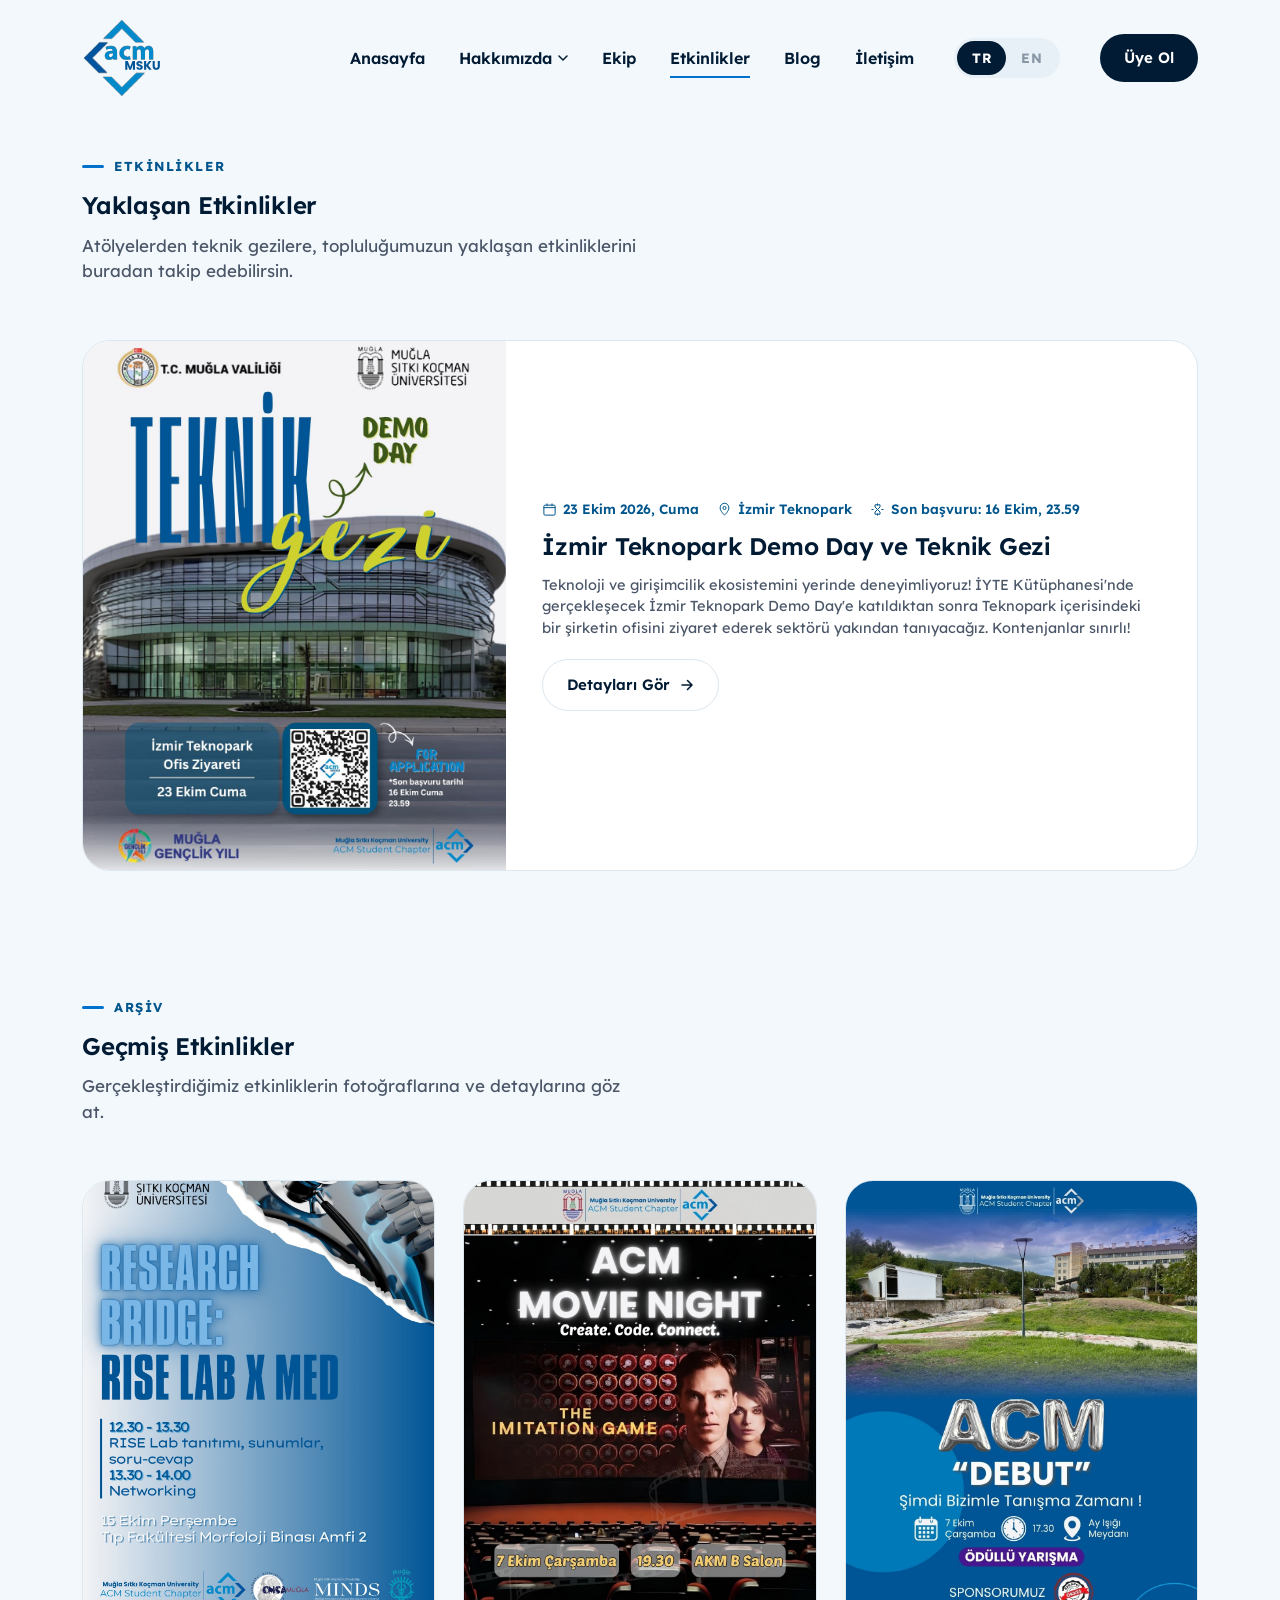
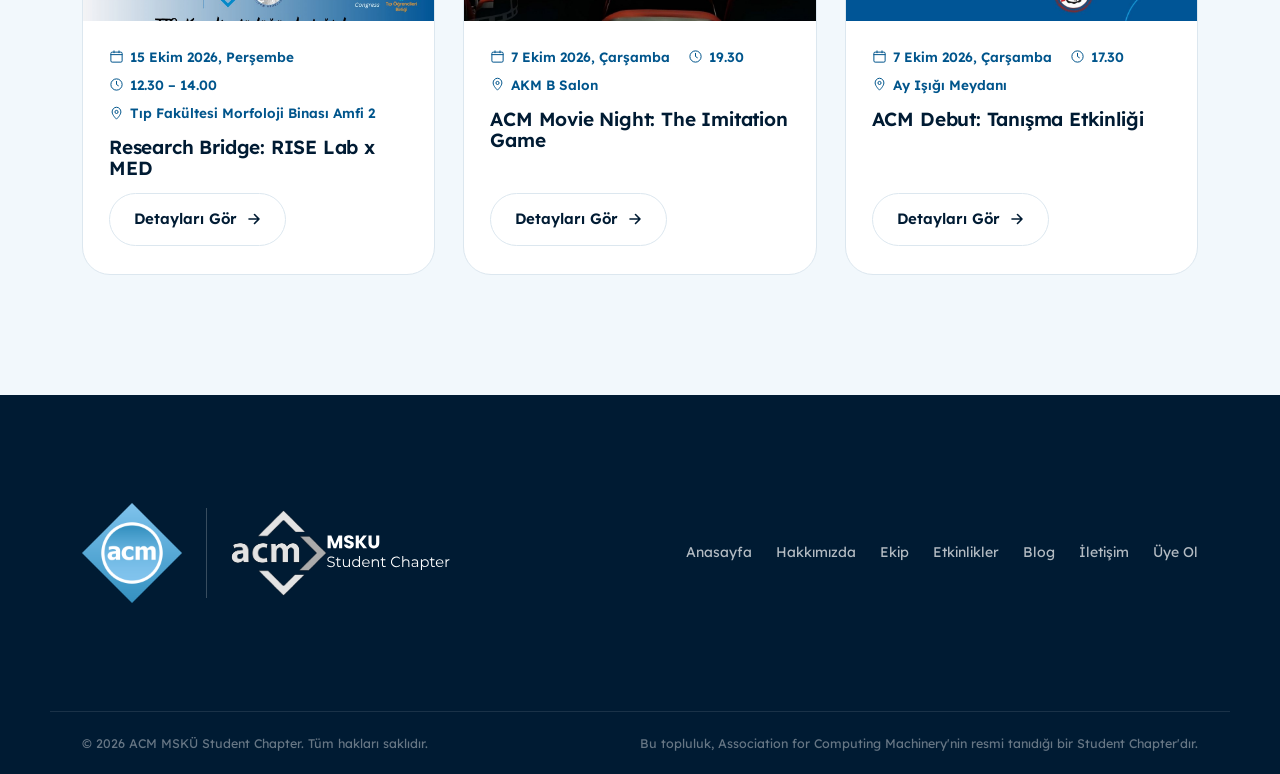
<file: etkinlikler.html>
<!DOCTYPE html>
<html lang="tr">
<head>
<meta charset="UTF-8">
<meta name="viewport" content="width=device-width, initial-scale=1.0">
<title>Etkinlikler — ACM MSKÜ Student Chapter</title>
<meta name="description" content="ACM MSKÜ Student Chapter atölye, konuşma ve networking etkinlikleri.">

<!-- Fontshare: Clash Display (başlıklar) -->
<link rel="preconnect" href="https://api.fontshare.com">
<link href="https://api.fontshare.com/v2/css?f[]=clash-display@500,600,700&display=swap" rel="stylesheet">

<!-- Google Fonts: Lexend (gövde metni / arayüz) -->
<link rel="preconnect" href="https://fonts.googleapis.com">
<link rel="preconnect" href="https://fonts.gstatic.com" crossorigin>
<link href="https://fonts.googleapis.com/css2?family=Lexend:wght@400;500;600;700;800&display=swap" rel="stylesheet">

<link rel="icon" href="assets/img/logo/acmshortcolour.svg" type="image/svg+xml">
<link rel="stylesheet" href="assets/css/style.css">
</head>
<body data-title-key="meta.title.events">

<a class="skip-link" href="#icerik" data-i18n="skip.link">İçeriğe geç</a>

<header class="nav" id="siteNav">
  <div class="nav-inner">
    <a href="index.html#anasayfa" class="brand" aria-label="ACM MSKÜ anasayfa">
      <img class="brand-logo" src="assets/img/logo/acmshortcolour.svg" alt="ACM">
    </a>

    <button class="nav-toggle" id="navToggle" aria-label="Menüyü aç/kapat" aria-expanded="false" aria-controls="navMenu">
      <span></span><span></span><span></span>
    </button>

    <nav class="nav-menu" id="navMenu">
      <ul>
        <li><a href="index.html#anasayfa" class="nav-link" data-i18n="nav.home">Anasayfa</a></li>
        <li class="has-dropdown">
          <a href="hakkimizda.html" class="nav-link"><span data-i18n="nav.about">Hakkımızda</span> <svg class="chev" width="10" height="6" viewBox="0 0 10 6" fill="none"><path d="M1 1L5 5L9 1" stroke="currentColor" stroke-width="1.5" stroke-linecap="round" stroke-linejoin="round"/></svg></a>
          <ul class="dropdown">
            <li><a href="hakkimizda.html#acm-nedir" data-i18n="nav.about.acm">ACM Nedir?</a></li>
            <li><a href="hakkimizda.html#biz-kimiz" data-i18n="nav.about.us">Biz Kimiz</a></li>
            <li><a href="hakkimizda.html#misyon-vizyon" data-i18n="nav.about.mv" data-i18n-html>Misyon &amp; Vizyon</a></li>
          </ul>
        </li>
        <li><a href="ekip.html" class="nav-link" data-i18n="nav.about.team">Ekip</a></li>
        <li><a href="etkinlikler.html" class="nav-link" data-i18n="nav.events">Etkinlikler</a></li>
        <li><a href="blog.html" class="nav-link" data-i18n="nav.blog">Blog</a></li>
        <li><a href="iletisim.html" class="nav-link" data-i18n="nav.contact">İletişim</a></li>
      </ul>
      <div class="lang-toggle" role="group" aria-label="Dil seçimi / Language">
        <button type="button" class="lang-btn is-active" data-lang="tr">TR</button>
        <button type="button" class="lang-btn" data-lang="en">EN</button>
      </div>
      <a href="index.html#uye-ol" class="btn btn-primary btn-nav" data-i18n="nav.join">Üye Ol</a>
    </nav>
  </div>
</header>

<main id="icerik">

  <!-- ============ YAKLAŞAN ETKİNLİKLER ============ -->
  <section id="etkinlikler" class="section section--top">
    <div class="section-head" data-reveal>
      <span class="kicker" data-i18n="events.kicker">Etkinlikler</span>
      <h2 data-i18n="events.title">Yaklaşan Etkinlikler</h2>
      <p class="section-lead" data-i18n="events.lead">
        Atölyelerden teknik gezilere, topluluğumuzun yaklaşan etkinliklerini buradan takip edebilirsin.
      </p>
    </div>
    <div class="event-upcoming">
      <article class="blog-card event-card" data-reveal>
        <a class="blog-card-cover event-card-cover" href="etkinlik-teknopark.html"><img src="assets/img/events/teknopark.jpeg" alt="İzmir Teknopark teknik gezi afişi"></a>
        <div class="blog-card-body">
          <ul class="event-card-meta">
            <li><svg width="15" height="15" viewBox="0 0 24 24" fill="none" aria-hidden="true"><rect x="3" y="5" width="18" height="16" rx="2" stroke="currentColor" stroke-width="1.6"/><path d="M3 9H21M8 3V6M16 3V6" stroke="currentColor" stroke-width="1.6" stroke-linecap="round"/></svg><span data-i18n="events.date.oct23">23 Ekim 2026, Cuma</span></li>
            <li><svg width="15" height="15" viewBox="0 0 24 24" fill="none" aria-hidden="true"><path d="M12 21C12 21 19 14.5 19 9.5C19 5.36 15.87 2 12 2C8.13 2 5 5.36 5 9.5C5 14.5 12 21 12 21Z" stroke="currentColor" stroke-width="1.6" stroke-linejoin="round"/><circle cx="12" cy="9.5" r="2.5" stroke="currentColor" stroke-width="1.6"/></svg><span>İzmir Teknopark</span></li>
            <li><svg width="15" height="15" viewBox="0 0 24 24" fill="none" aria-hidden="true"><path d="M12 3V5M12 19V21M5 12H3M21 12H19" stroke="currentColor" stroke-width="1.6" stroke-linecap="round"/><path d="M8 4.5H16V8L12 12L8 8V4.5ZM8 19.5H16V16L12 12L8 16V19.5Z" stroke="currentColor" stroke-width="1.6" stroke-linejoin="round"/></svg><span data-i18n="events.teknopark.deadline">Son başvuru: 16 Ekim, 23.59</span></li>
          </ul>
          <h3 data-i18n="events.teknopark.title">İzmir Teknopark Demo Day ve Teknik Gezi</h3>
          <p data-i18n="events.teknopark.body">Teknoloji ve girişimcilik ekosistemini yerinde deneyimliyoruz! İYTE Kütüphanesi'nde gerçekleşecek İzmir Teknopark Demo Day'e katıldıktan sonra Teknopark içerisindeki bir şirketin ofisini ziyaret ederek sektörü yakından tanıyacağız. Kontenjanlar sınırlı!</p>
          <a href="etkinlik-teknopark.html" class="btn btn-soft">
            <span data-i18n="events.details">Detayları Gör</span>
            <svg width="14" height="14" viewBox="0 0 14 14" fill="none"><path d="M2 7H12M12 7L7.5 2.5M12 7L7.5 11.5" stroke="currentColor" stroke-width="1.6" stroke-linecap="round" stroke-linejoin="round"/></svg>
          </a>
        </div>
      </article>
    </div>
  </section>

  <!-- ============ GEÇMİŞ ETKİNLİKLER ============ -->
  <section id="gecmis-etkinlikler" class="section event-past-section">
    <div class="section-head" data-reveal>
      <span class="kicker" data-i18n="events.past.kicker">Arşiv</span>
      <h2 data-i18n="events.past.title">Geçmiş Etkinlikler</h2>
      <p class="section-lead" data-i18n="events.past.lead">
        Gerçekleştirdiğimiz etkinliklerin fotoğraflarına ve detaylarına göz at.
      </p>
    </div>
    <div class="event-grid--past">

      <article class="blog-card event-card" data-reveal>
        <a class="blog-card-cover event-card-cover" href="etkinlik-riselab.html"><img src="assets/img/events/riselabevent.jpg" alt="Research Bridge: RISE Lab x MED etkinlik afişi"></a>
        <div class="blog-card-body">
          <ul class="event-card-meta">
            <li><svg width="15" height="15" viewBox="0 0 24 24" fill="none" aria-hidden="true"><rect x="3" y="5" width="18" height="16" rx="2" stroke="currentColor" stroke-width="1.6"/><path d="M3 9H21M8 3V6M16 3V6" stroke="currentColor" stroke-width="1.6" stroke-linecap="round"/></svg><span data-i18n="events.date.oct15">15 Ekim 2026, Perşembe</span></li>
            <li><svg width="15" height="15" viewBox="0 0 24 24" fill="none" aria-hidden="true"><circle cx="12" cy="12" r="9" stroke="currentColor" stroke-width="1.6"/><path d="M12 7V12L15 14" stroke="currentColor" stroke-width="1.6" stroke-linecap="round" stroke-linejoin="round"/></svg><span>12.30 – 14.00</span></li>
            <li><svg width="15" height="15" viewBox="0 0 24 24" fill="none" aria-hidden="true"><path d="M12 21C12 21 19 14.5 19 9.5C19 5.36 15.87 2 12 2C8.13 2 5 5.36 5 9.5C5 14.5 12 21 12 21Z" stroke="currentColor" stroke-width="1.6" stroke-linejoin="round"/><circle cx="12" cy="9.5" r="2.5" stroke="currentColor" stroke-width="1.6"/></svg><span>Tıp Fakültesi Morfoloji Binası Amfi 2</span></li>
          </ul>
          <h3 data-i18n="events.riselab.title">Research Bridge: RISE Lab x MED</h3>
          <a href="etkinlik-riselab.html" class="btn btn-soft">
            <span data-i18n="events.details">Detayları Gör</span>
            <svg width="14" height="14" viewBox="0 0 14 14" fill="none"><path d="M2 7H12M12 7L7.5 2.5M12 7L7.5 11.5" stroke="currentColor" stroke-width="1.6" stroke-linecap="round" stroke-linejoin="round"/></svg>
          </a>
        </div>
      </article>

      <article class="blog-card event-card" data-reveal>
        <a class="blog-card-cover event-card-cover" href="etkinlik-movie-night.html"><img src="assets/img/events/movie-night.jpeg" alt="ACM Movie Night etkinlik afişi"></a>
        <div class="blog-card-body">
          <ul class="event-card-meta">
            <li><svg width="15" height="15" viewBox="0 0 24 24" fill="none" aria-hidden="true"><rect x="3" y="5" width="18" height="16" rx="2" stroke="currentColor" stroke-width="1.6"/><path d="M3 9H21M8 3V6M16 3V6" stroke="currentColor" stroke-width="1.6" stroke-linecap="round"/></svg><span data-i18n="events.date.oct7">7 Ekim 2026, Çarşamba</span></li>
            <li><svg width="15" height="15" viewBox="0 0 24 24" fill="none" aria-hidden="true"><circle cx="12" cy="12" r="9" stroke="currentColor" stroke-width="1.6"/><path d="M12 7V12L15 14" stroke="currentColor" stroke-width="1.6" stroke-linecap="round" stroke-linejoin="round"/></svg><span>19.30</span></li>
            <li><svg width="15" height="15" viewBox="0 0 24 24" fill="none" aria-hidden="true"><path d="M12 21C12 21 19 14.5 19 9.5C19 5.36 15.87 2 12 2C8.13 2 5 5.36 5 9.5C5 14.5 12 21 12 21Z" stroke="currentColor" stroke-width="1.6" stroke-linejoin="round"/><circle cx="12" cy="9.5" r="2.5" stroke="currentColor" stroke-width="1.6"/></svg><span>AKM B Salon</span></li>
          </ul>
          <h3 data-i18n="events.movie.title">ACM Movie Night: The Imitation Game</h3>
          <a href="etkinlik-movie-night.html" class="btn btn-soft">
            <span data-i18n="events.details">Detayları Gör</span>
            <svg width="14" height="14" viewBox="0 0 14 14" fill="none"><path d="M2 7H12M12 7L7.5 2.5M12 7L7.5 11.5" stroke="currentColor" stroke-width="1.6" stroke-linecap="round" stroke-linejoin="round"/></svg>
          </a>
        </div>
      </article>

      <article class="blog-card event-card" data-reveal>
        <a class="blog-card-cover event-card-cover" href="etkinlik-debut.html"><img src="assets/img/events/debut.jpeg" alt="ACM Debut etkinlik afişi"></a>
        <div class="blog-card-body">
          <ul class="event-card-meta">
            <li><svg width="15" height="15" viewBox="0 0 24 24" fill="none" aria-hidden="true"><rect x="3" y="5" width="18" height="16" rx="2" stroke="currentColor" stroke-width="1.6"/><path d="M3 9H21M8 3V6M16 3V6" stroke="currentColor" stroke-width="1.6" stroke-linecap="round"/></svg><span data-i18n="events.date.oct7">7 Ekim 2026, Çarşamba</span></li>
            <li><svg width="15" height="15" viewBox="0 0 24 24" fill="none" aria-hidden="true"><circle cx="12" cy="12" r="9" stroke="currentColor" stroke-width="1.6"/><path d="M12 7V12L15 14" stroke="currentColor" stroke-width="1.6" stroke-linecap="round" stroke-linejoin="round"/></svg><span>17.30</span></li>
            <li><svg width="15" height="15" viewBox="0 0 24 24" fill="none" aria-hidden="true"><path d="M12 21C12 21 19 14.5 19 9.5C19 5.36 15.87 2 12 2C8.13 2 5 5.36 5 9.5C5 14.5 12 21 12 21Z" stroke="currentColor" stroke-width="1.6" stroke-linejoin="round"/><circle cx="12" cy="9.5" r="2.5" stroke="currentColor" stroke-width="1.6"/></svg><span>Ay Işığı Meydanı</span></li>
          </ul>
          <h3 data-i18n="events.debut.title">ACM Debut: Tanışma Etkinliği</h3>
          <a href="etkinlik-debut.html" class="btn btn-soft">
            <span data-i18n="events.details">Detayları Gör</span>
            <svg width="14" height="14" viewBox="0 0 14 14" fill="none"><path d="M2 7H12M12 7L7.5 2.5M12 7L7.5 11.5" stroke="currentColor" stroke-width="1.6" stroke-linecap="round" stroke-linejoin="round"/></svg>
          </a>
        </div>
      </article>

    </div>
  </section>

</main>

<footer class="site-footer">
  <div class="footer-inner">
    <div class="footer-brand">
      <img class="footer-logo-acm" src="assets/img/logo/acm-logo.png" alt="ACM">
      <span class="footer-divider" aria-hidden="true"></span>
      <img class="footer-logo" src="assets/img/logo/acmlongwhite.svg" alt="ACM MSKÜ">
    </div>
    <nav class="footer-links" aria-label="Alt bilgi bağlantıları">
      <a href="index.html#anasayfa" data-i18n="nav.home">Anasayfa</a>
      <a href="hakkimizda.html" data-i18n="nav.about">Hakkımızda</a>
      <a href="ekip.html" data-i18n="nav.about.team">Ekip</a>
      <a href="etkinlikler.html" data-i18n="nav.events">Etkinlikler</a>
      <a href="blog.html" data-i18n="nav.blog">Blog</a>
      <a href="iletisim.html" data-i18n="nav.contact">İletişim</a>
      <a href="index.html#uye-ol" data-i18n="nav.join">Üye Ol</a>
    </nav>
  </div>
  <div class="footer-bottom">
    <span>© <span id="year"></span> ACM MSKÜ Student Chapter. <span data-i18n="footer.rights">Tüm hakları saklıdır.</span></span>
    <span data-i18n="footer.recognized">Bu topluluk, Association for Computing Machinery'nin resmi tanıdığı bir Student Chapter'dır.</span>
  </div>
</footer>

<script src="assets/js/main.js"></script>
</body>
</html>
</file>
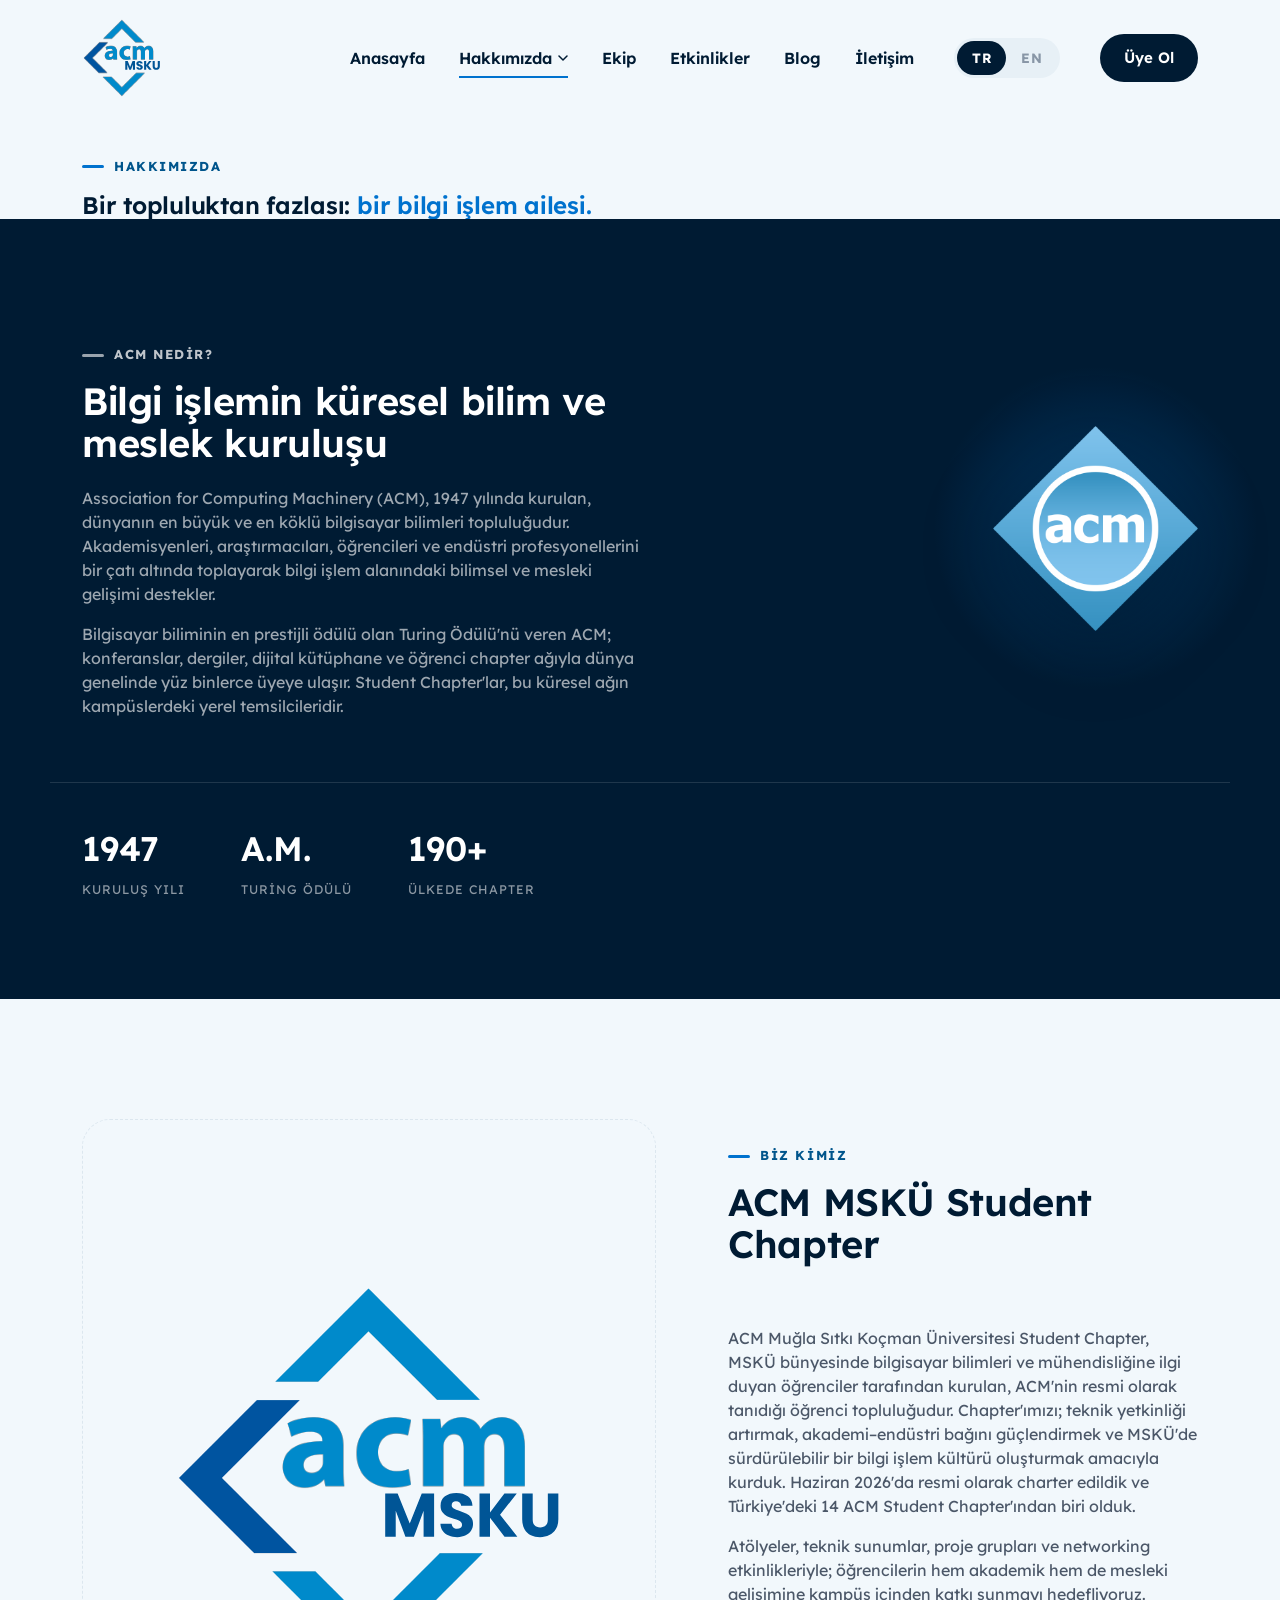
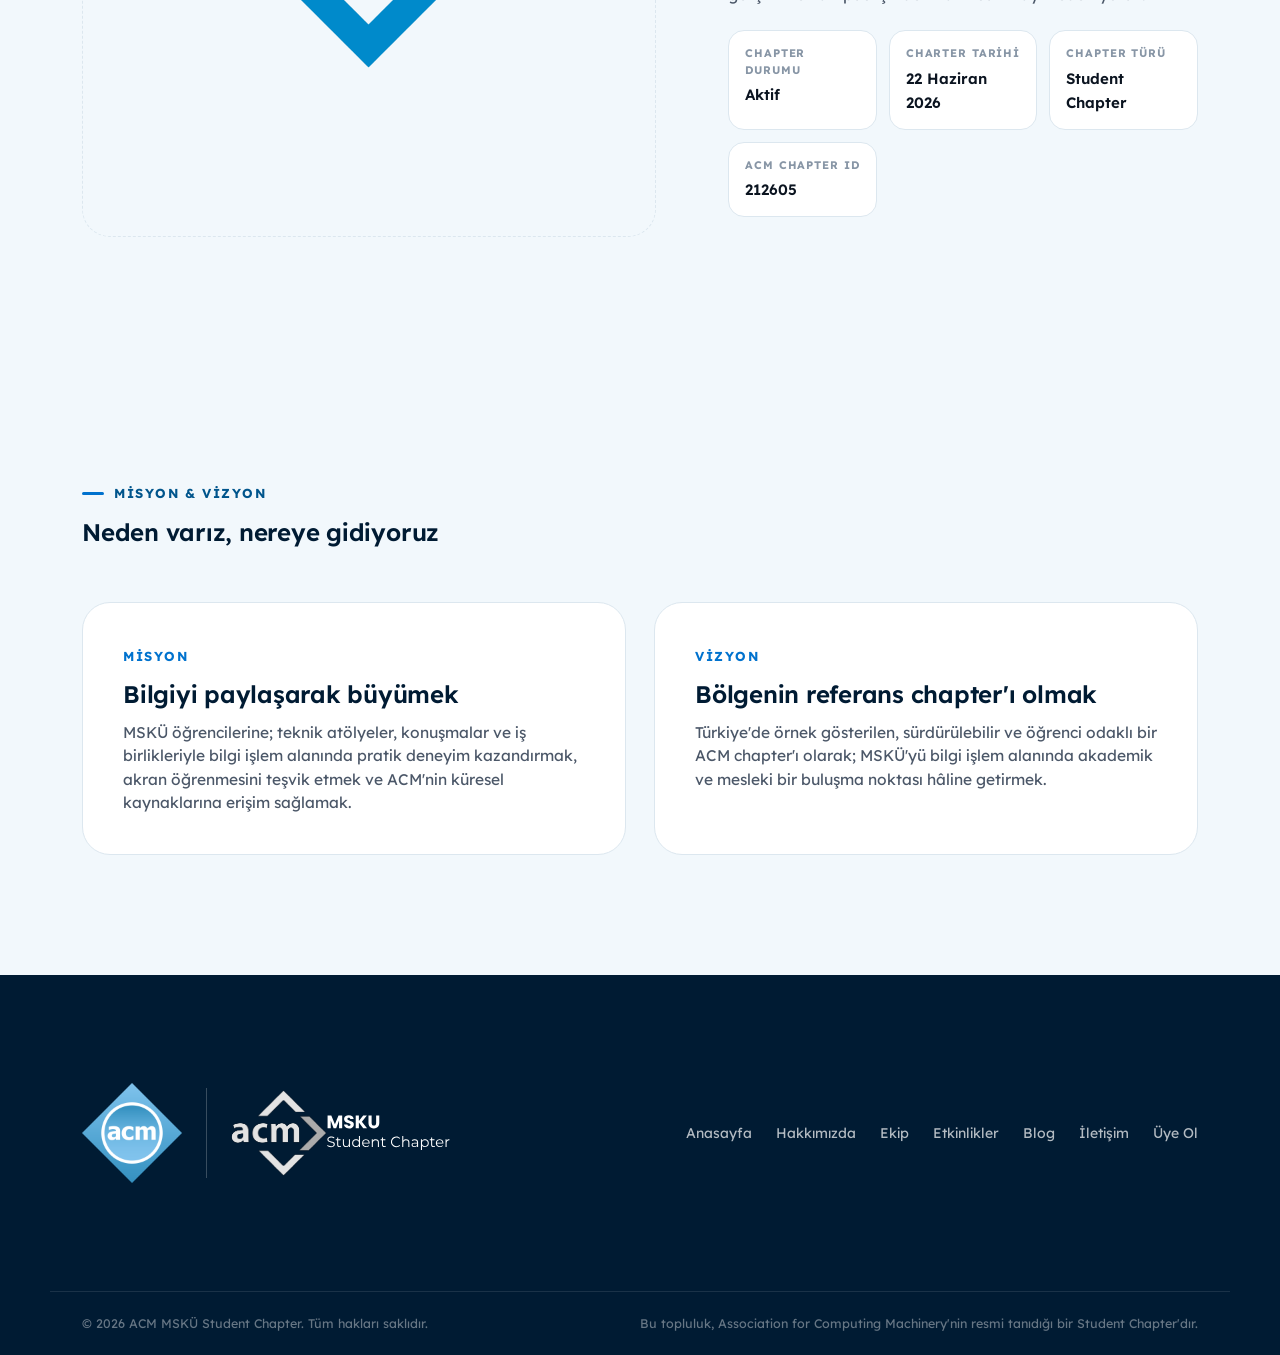
<file: hakkimizda.html>
<!DOCTYPE html>
<html lang="tr">
<head>
<meta charset="UTF-8">
<meta name="viewport" content="width=device-width, initial-scale=1.0">
<title>Hakkımızda — ACM MSKÜ Student Chapter</title>
<meta name="description" content="ACM Nedir, Biz Kimiz, Misyon ve Vizyonumuz — ACM Muğla Sıtkı Koçman Üniversitesi Student Chapter hakkında.">

<!-- Fontshare: Clash Display (başlıklar) -->
<link rel="preconnect" href="https://api.fontshare.com">
<link href="https://api.fontshare.com/v2/css?f[]=clash-display@500,600,700&display=swap" rel="stylesheet">

<!-- Google Fonts: Lexend (gövde metni / arayüz) -->
<link rel="preconnect" href="https://fonts.googleapis.com">
<link rel="preconnect" href="https://fonts.gstatic.com" crossorigin>
<link href="https://fonts.googleapis.com/css2?family=Lexend:wght@400;500;600;700;800&display=swap" rel="stylesheet">

<link rel="icon" href="assets/img/logo/acmshortcolour.svg" type="image/svg+xml">
<link rel="stylesheet" href="assets/css/style.css">
</head>
<body data-title-key="meta.title.about">

<a class="skip-link" href="#icerik" data-i18n="skip.link">İçeriğe geç</a>

<header class="nav" id="siteNav">
  <div class="nav-inner">
    <a href="index.html#anasayfa" class="brand" aria-label="ACM MSKÜ anasayfa">
      <img class="brand-logo" src="assets/img/logo/acmshortcolour.svg" alt="ACM">
    </a>

    <button class="nav-toggle" id="navToggle" aria-label="Menüyü aç/kapat" aria-expanded="false" aria-controls="navMenu">
      <span></span><span></span><span></span>
    </button>

    <nav class="nav-menu" id="navMenu">
      <ul>
        <li><a href="index.html#anasayfa" class="nav-link" data-i18n="nav.home">Anasayfa</a></li>
        <li class="has-dropdown">
          <a href="hakkimizda.html" class="nav-link"><span data-i18n="nav.about">Hakkımızda</span> <svg class="chev" width="10" height="6" viewBox="0 0 10 6" fill="none"><path d="M1 1L5 5L9 1" stroke="currentColor" stroke-width="1.5" stroke-linecap="round" stroke-linejoin="round"/></svg></a>
          <ul class="dropdown">
            <li><a href="hakkimizda.html#acm-nedir" data-i18n="nav.about.acm">ACM Nedir?</a></li>
            <li><a href="hakkimizda.html#biz-kimiz" data-i18n="nav.about.us">Biz Kimiz</a></li>
            <li><a href="hakkimizda.html#misyon-vizyon" data-i18n="nav.about.mv" data-i18n-html>Misyon &amp; Vizyon</a></li>
          </ul>
        </li>
        <li><a href="ekip.html" class="nav-link" data-i18n="nav.about.team">Ekip</a></li>
        <li><a href="etkinlikler.html" class="nav-link" data-i18n="nav.events">Etkinlikler</a></li>
        <li><a href="blog.html" class="nav-link" data-i18n="nav.blog">Blog</a></li>
        <li><a href="iletisim.html" class="nav-link" data-i18n="nav.contact">İletişim</a></li>
      </ul>
      <div class="lang-toggle" role="group" aria-label="Dil seçimi / Language">
        <button type="button" class="lang-btn is-active" data-lang="tr">TR</button>
        <button type="button" class="lang-btn" data-lang="en">EN</button>
      </div>
      <a href="index.html#uye-ol" class="btn btn-primary btn-nav" data-i18n="nav.join">Üye Ol</a>
    </nav>
  </div>
</header>

<main id="icerik">

  <!-- ============ HAKKIMIZDA — sayfa başlığı ============ -->
  <section class="section-intro section-intro--top">
    <span class="kicker" data-reveal data-i18n="about.kicker">Hakkımızda</span>
    <h2 data-reveal data-i18n="about.title" data-i18n-html>Bir topluluktan fazlası: <span class="text-accent">bir bilgi işlem ailesi.</span></h2>
  </section>

  <!-- ============ ACM NEDİR — koyu, canlı bant ============ -->
  <section id="acm-nedir" class="acm-band">
    <div class="acm-band-inner">
      <div class="acm-band-text" data-reveal>
        <span class="kicker kicker--onblue" data-i18n="acm.kicker">ACM Nedir?</span>
        <h2 data-i18n="acm.title">Bilgi işlemin küresel bilim ve meslek kuruluşu</h2>
        <p data-i18n="acm.p1">
          Association for Computing Machinery (ACM), 1947 yılında kurulan, dünyanın en büyük ve en köklü
          bilgisayar bilimleri topluluğudur. Akademisyenleri, araştırmacıları, öğrencileri ve endüstri
          profesyonellerini bir çatı altında toplayarak bilgi işlem alanındaki bilimsel ve mesleki gelişimi destekler.
        </p>
        <p data-i18n="acm.p2">
          Bilgisayar biliminin en prestijli ödülü olan Turing Ödülü'nü veren ACM; konferanslar, dergiler,
          dijital kütüphane ve öğrenci chapter ağıyla dünya genelinde yüz binlerce üyeye ulaşır. Student
          Chapter'lar, bu küresel ağın kampüslerdeki yerel temsilcileridir.
        </p>
      </div>
      <div class="acm-logo-wrap" data-reveal>
        <img class="acm-logo" src="assets/img/logo/acm-logo.png" alt="ACM — Association for Computing Machinery logosu">
      </div>
    </div>
    <div class="acm-stats" data-reveal>
      <div class="acm-stat"><span class="acm-stat-num">1947</span><span class="acm-stat-label" data-i18n="acm.stat1.label">Kuruluş Yılı</span></div>
      <div class="acm-stat"><span class="acm-stat-num">A.M.</span><span class="acm-stat-label" data-i18n="acm.stat2.label">Turing Ödülü</span></div>
      <div class="acm-stat"><span class="acm-stat-num">190+</span><span class="acm-stat-label" data-i18n="acm.stat3.label">Ülkede Chapter</span></div>
    </div>
  </section>

  <!-- ============ BİZ KİMİZ ============ -->
  <section id="biz-kimiz" class="section split reverse">
    <div class="split-visual" data-reveal>
      <div class="team-photo-frame">
        <img src="assets/img/logo/acmshortcolour.svg" alt="ACM MSKÜ" style="object-fit:contain;padding:15%;">
        <!-- TODO: gerçek ekip fotoğrafı eklendiğinde src'yi assets/img/team/team-photo.jpg yapın -->
      </div>
    </div>
    <div class="split-heading" data-reveal>
      <span class="kicker" data-i18n="us.kicker">Biz Kimiz</span>
      <h2 data-i18n="us.title">ACM MSKÜ Student Chapter</h2>
    </div>
    <div class="split-body" data-reveal>
      <p data-i18n="us.p1">
        ACM Muğla Sıtkı Koçman Üniversitesi Student Chapter, MSKÜ bünyesinde bilgisayar bilimleri ve
        mühendisliğine ilgi duyan öğrenciler tarafından kurulan, ACM'nin resmi olarak tanıdığı öğrenci
        topluluğudur. Chapter'ımızı; teknik yetkinliği artırmak, akademi–endüstri bağını güçlendirmek ve
        MSKÜ'de sürdürülebilir bir bilgi işlem kültürü oluşturmak amacıyla kurduk. Haziran 2026'da resmi
        olarak charter edildik ve Türkiye'deki 14 ACM Student Chapter'ından biri olduk.
      </p>
      <p data-i18n="us.p2">
        Atölyeler, teknik sunumlar, proje grupları ve networking etkinlikleriyle; öğrencilerin hem
        akademik hem de mesleki gelişimine kampüs içinden katkı sunmayı hedefliyoruz.
      </p>
      <div class="chapter-vitals">
        <div class="chapter-vitals-item">
          <span class="chapter-vitals-label" data-i18n="us.vitals.status.label">Chapter Durumu</span>
          <span class="chapter-vitals-value" data-i18n="us.vitals.status.value">Aktif</span>
        </div>
        <div class="chapter-vitals-item">
          <span class="chapter-vitals-label" data-i18n="us.vitals.charter.label">Charter Tarihi</span>
          <span class="chapter-vitals-value" data-i18n="us.vitals.charter.value">22 Haziran 2026</span>
        </div>
        <div class="chapter-vitals-item">
          <span class="chapter-vitals-label" data-i18n="us.vitals.type.label">Chapter Türü</span>
          <span class="chapter-vitals-value" data-i18n="us.vitals.type.value">Student Chapter</span>
        </div>
        <div class="chapter-vitals-item">
          <span class="chapter-vitals-label" data-i18n="us.vitals.id.label">ACM Chapter ID</span>
          <span class="chapter-vitals-value">212605</span>
        </div>
      </div>
    </div>
  </section>

  <!-- ============ MİSYON & VİZYON ============ -->
  <section id="misyon-vizyon" class="section">
    <div class="section-head" data-reveal>
      <span class="kicker" data-i18n="mv.kicker" data-i18n-html>Misyon &amp; Vizyon</span>
      <h2 data-i18n="mv.title">Neden varız, nereye gidiyoruz</h2>
    </div>
    <div class="mv-grid">
      <div class="mv-card" data-reveal>
        <span class="mv-num" data-i18n="mv.mission.label">Misyon</span>
        <h3 data-i18n="mv.mission.title">Bilgiyi paylaşarak büyümek</h3>
        <p data-i18n="mv.mission.body">
          MSKÜ öğrencilerine; teknik atölyeler, konuşmalar ve iş birlikleriyle bilgi işlem alanında
          pratik deneyim kazandırmak, akran öğrenmesini teşvik etmek ve ACM'nin küresel kaynaklarına
          erişim sağlamak.
        </p>
      </div>
      <div class="mv-card" data-reveal>
        <span class="mv-num" data-i18n="mv.vision.label">Vizyon</span>
        <h3 data-i18n="mv.vision.title">Bölgenin referans chapter'ı olmak</h3>
        <p data-i18n="mv.vision.body">
          Türkiye'de örnek gösterilen, sürdürülebilir ve öğrenci odaklı bir ACM chapter'ı olarak;
          MSKÜ'yü bilgi işlem alanında akademik ve mesleki bir buluşma noktası hâline getirmek.
        </p>
      </div>
    </div>
  </section>

</main>

<footer class="site-footer">
  <div class="footer-inner">
    <div class="footer-brand">
      <img class="footer-logo-acm" src="assets/img/logo/acm-logo.png" alt="ACM">
      <span class="footer-divider" aria-hidden="true"></span>
      <img class="footer-logo" src="assets/img/logo/acmlongwhite.svg" alt="ACM MSKÜ">
    </div>
    <nav class="footer-links" aria-label="Alt bilgi bağlantıları">
      <a href="index.html#anasayfa" data-i18n="nav.home">Anasayfa</a>
      <a href="hakkimizda.html" data-i18n="nav.about">Hakkımızda</a>
      <a href="ekip.html" data-i18n="nav.about.team">Ekip</a>
      <a href="etkinlikler.html" data-i18n="nav.events">Etkinlikler</a>
      <a href="blog.html" data-i18n="nav.blog">Blog</a>
      <a href="iletisim.html" data-i18n="nav.contact">İletişim</a>
      <a href="index.html#uye-ol" data-i18n="nav.join">Üye Ol</a>
    </nav>
  </div>
  <div class="footer-bottom">
    <span>© <span id="year"></span> ACM MSKÜ Student Chapter. <span data-i18n="footer.rights">Tüm hakları saklıdır.</span></span>
    <span data-i18n="footer.recognized">Bu topluluk, Association for Computing Machinery'nin resmi tanıdığı bir Student Chapter'dır.</span>
  </div>
</footer>

<script src="assets/js/main.js"></script>
</body>
</html>
</file>
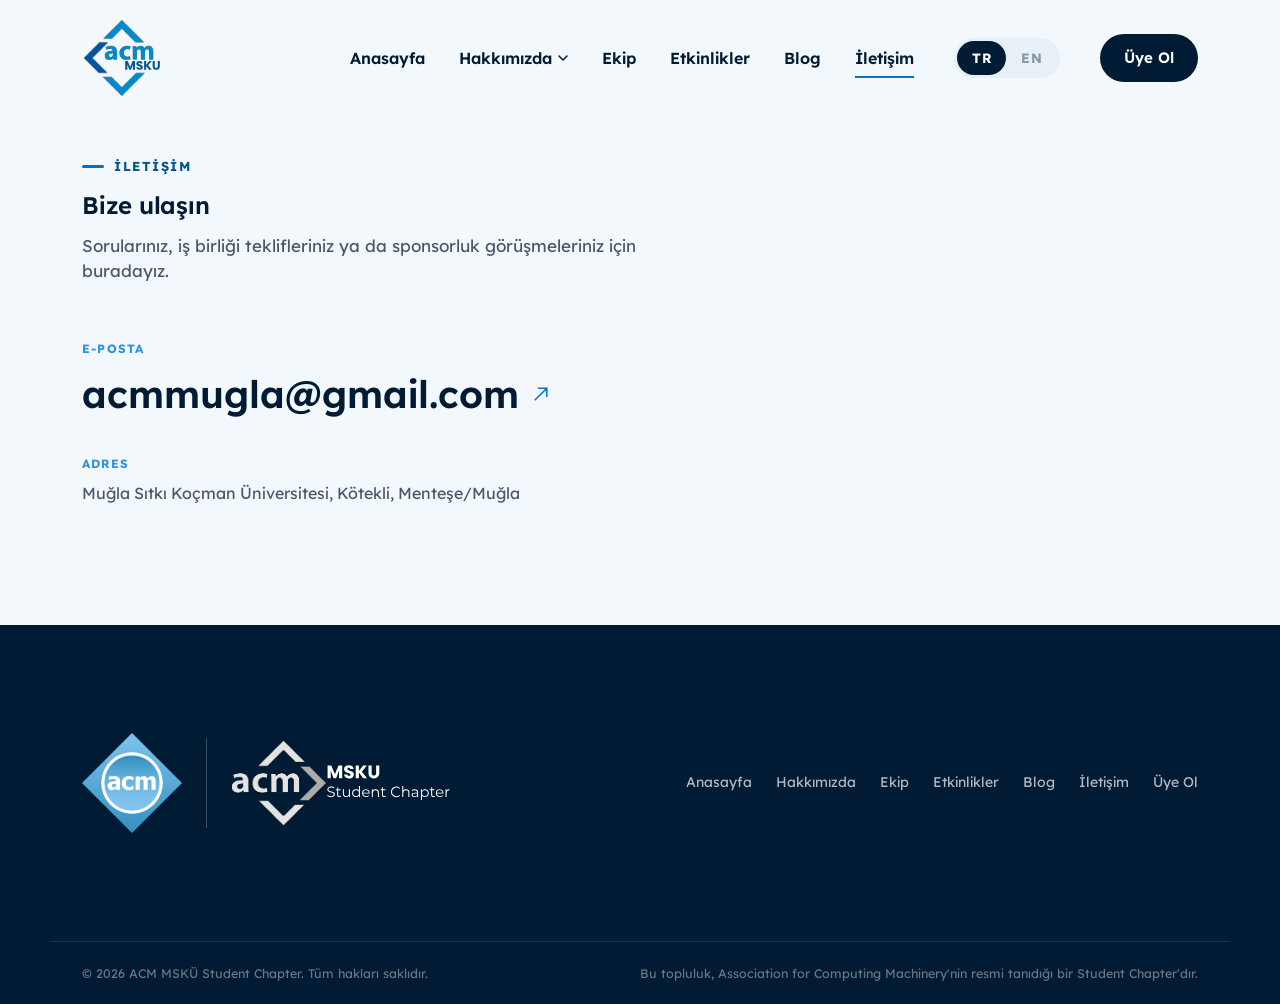
<file: iletisim.html>
<!DOCTYPE html>
<html lang="tr">
<head>
<meta charset="UTF-8">
<meta name="viewport" content="width=device-width, initial-scale=1.0">
<title>İletişim — ACM MSKÜ Student Chapter</title>
<meta name="description" content="ACM MSKÜ Student Chapter ile iletişime geçin — e-posta ve adres bilgileri.">

<!-- Fontshare: Clash Display (başlıklar) -->
<link rel="preconnect" href="https://api.fontshare.com">
<link href="https://api.fontshare.com/v2/css?f[]=clash-display@500,600,700&display=swap" rel="stylesheet">

<!-- Google Fonts: Lexend (gövde metni / arayüz) -->
<link rel="preconnect" href="https://fonts.googleapis.com">
<link rel="preconnect" href="https://fonts.gstatic.com" crossorigin>
<link href="https://fonts.googleapis.com/css2?family=Lexend:wght@400;500;600;700;800&display=swap" rel="stylesheet">

<link rel="icon" href="assets/img/logo/acmshortcolour.svg" type="image/svg+xml">
<link rel="stylesheet" href="assets/css/style.css">
</head>
<body data-title-key="meta.title.contact">

<a class="skip-link" href="#icerik" data-i18n="skip.link">İçeriğe geç</a>

<header class="nav" id="siteNav">
  <div class="nav-inner">
    <a href="index.html#anasayfa" class="brand" aria-label="ACM MSKÜ anasayfa">
      <img class="brand-logo" src="assets/img/logo/acmshortcolour.svg" alt="ACM">
    </a>

    <button class="nav-toggle" id="navToggle" aria-label="Menüyü aç/kapat" aria-expanded="false" aria-controls="navMenu">
      <span></span><span></span><span></span>
    </button>

    <nav class="nav-menu" id="navMenu">
      <ul>
        <li><a href="index.html#anasayfa" class="nav-link" data-i18n="nav.home">Anasayfa</a></li>
        <li class="has-dropdown">
          <a href="hakkimizda.html" class="nav-link"><span data-i18n="nav.about">Hakkımızda</span> <svg class="chev" width="10" height="6" viewBox="0 0 10 6" fill="none"><path d="M1 1L5 5L9 1" stroke="currentColor" stroke-width="1.5" stroke-linecap="round" stroke-linejoin="round"/></svg></a>
          <ul class="dropdown">
            <li><a href="hakkimizda.html#acm-nedir" data-i18n="nav.about.acm">ACM Nedir?</a></li>
            <li><a href="hakkimizda.html#biz-kimiz" data-i18n="nav.about.us">Biz Kimiz</a></li>
            <li><a href="hakkimizda.html#misyon-vizyon" data-i18n="nav.about.mv" data-i18n-html>Misyon &amp; Vizyon</a></li>
          </ul>
        </li>
        <li><a href="ekip.html" class="nav-link" data-i18n="nav.about.team">Ekip</a></li>
        <li><a href="etkinlikler.html" class="nav-link" data-i18n="nav.events">Etkinlikler</a></li>
        <li><a href="blog.html" class="nav-link" data-i18n="nav.blog">Blog</a></li>
        <li><a href="iletisim.html" class="nav-link" data-i18n="nav.contact">İletişim</a></li>
      </ul>
      <div class="lang-toggle" role="group" aria-label="Dil seçimi / Language">
        <button type="button" class="lang-btn is-active" data-lang="tr">TR</button>
        <button type="button" class="lang-btn" data-lang="en">EN</button>
      </div>
      <a href="index.html#uye-ol" class="btn btn-primary btn-nav" data-i18n="nav.join">Üye Ol</a>
    </nav>
  </div>
</header>

<main id="icerik">

  <!-- ============ İLETİŞİM ============ -->
  <section id="iletisim" class="section section--top">
    <div class="section-head" data-reveal>
      <span class="kicker" data-i18n="contact.kicker">İletişim</span>
      <h2 data-i18n="contact.title">Bize ulaşın</h2>
      <p class="section-lead" data-i18n="contact.lead">Sorularınız, iş birliği teklifleriniz ya da sponsorluk görüşmeleriniz için buradayız.</p>
    </div>
    <!-- TODO: gerçek e-posta bağlantısı eklenince güncellenmeli -->
    <div class="contact-info" data-reveal>
      <div class="contact-block">
        <span class="tiny-label" data-i18n="contact.email.label">E-posta</span>
        <a class="contact-big-link" href="mailto:acmmsku@mu.edu.tr">
          acmmugla@gmail.com
          <svg width="20" height="20" viewBox="0 0 24 24" fill="none"><path d="M5 19L19 5M19 5H9M19 5V15" stroke="currentColor" stroke-width="1.8" stroke-linecap="round" stroke-linejoin="round"/></svg>
        </a>
      </div>
      <div class="contact-block">
        <span class="tiny-label" data-i18n="contact.address.label">Adres</span>
        <p class="contact-address" data-i18n="contact.address.value">Muğla Sıtkı Koçman Üniversitesi, Kötekli, Menteşe/Muğla</p>
      </div>
    </div>
  </section>

</main>

<footer class="site-footer">
  <div class="footer-inner">
    <div class="footer-brand">
      <img class="footer-logo-acm" src="assets/img/logo/acm-logo.png" alt="ACM">
      <span class="footer-divider" aria-hidden="true"></span>
      <img class="footer-logo" src="assets/img/logo/acmlongwhite.svg" alt="ACM MSKÜ">
    </div>
    <nav class="footer-links" aria-label="Alt bilgi bağlantıları">
      <a href="index.html#anasayfa" data-i18n="nav.home">Anasayfa</a>
      <a href="hakkimizda.html" data-i18n="nav.about">Hakkımızda</a>
      <a href="ekip.html" data-i18n="nav.about.team">Ekip</a>
      <a href="etkinlikler.html" data-i18n="nav.events">Etkinlikler</a>
      <a href="blog.html" data-i18n="nav.blog">Blog</a>
      <a href="iletisim.html" data-i18n="nav.contact">İletişim</a>
      <a href="index.html#uye-ol" data-i18n="nav.join">Üye Ol</a>
    </nav>
  </div>
  <div class="footer-bottom">
    <span>© <span id="year"></span> ACM MSKÜ Student Chapter. <span data-i18n="footer.rights">Tüm hakları saklıdır.</span></span>
    <span data-i18n="footer.recognized">Bu topluluk, Association for Computing Machinery'nin resmi tanıdığı bir Student Chapter'dır.</span>
  </div>
</footer>

<script src="assets/js/main.js"></script>
</body>
</html>
</file>
<file: assets/css/style.css>
/* ==========================================================================
   ACM MSKÜ Student Chapter — Design System
   ========================================================================== */

:root {
  /* ACM-inspired blues, on an off-white base */
  --blue-900: #001B33;
  --blue-800: #00294A;
  --blue-700: #003B5C;
  --blue-600: #00558C;
  --blue-500: #0072CE;   /* primary */
  --blue-400: #2B93E0;
  --blue-100: #E3F1FB;
  --blue-50:  #F2F8FC;

  --ink:      #0B1420;
  --ink-soft: #4B5768;
  --ink-faint:#8896A6;
  --bg-page:  #F2F8FC;   /* kırık mavi zemin */
  --paper:    #FFFFFF;   /* kartlar */
  --line:     #DCE7EF;
  --line-soft:#E7F0F6;

  --font-display: 'Clash Display', 'Lexend', system-ui, sans-serif;
  --font-body: 'Lexend', system-ui, -apple-system, sans-serif;

  --radius-sm: 10px;
  --radius-md: 16px;
  --radius-lg: 28px;

  --shadow-sm: 0 1px 2px rgba(0, 27, 51, 0.05);
  --shadow-md: 0 16px 40px -20px rgba(0, 27, 51, 0.28);
  --shadow-lg: 0 30px 70px -30px rgba(0, 27, 51, 0.35);

  --ease: cubic-bezier(.22, 1, .36, 1);
  --container: 1180px;
}

/* ---------- Reset ---------- */
* { box-sizing: border-box; }
html { scroll-behavior: smooth; }
body, h1, h2, h3, h4, p, ul, figure { margin: 0; padding: 0; }
ul { list-style: none; }
img { max-width: 100%; display: block; }
a { color: inherit; text-decoration: none; }
button { font: inherit; background: none; border: none; cursor: pointer; }

body {
  font-family: var(--font-body);
  color: var(--ink);
  background: var(--bg-page);
  -webkit-font-smoothing: antialiased;
  line-height: 1.5;
  min-height: 100vh;
  display: flex;
  flex-direction: column;
}
/* Sticky footer: keeps the footer pinned to the bottom of the viewport on short pages */
main { flex: 1 0 auto; }
.site-footer { flex-shrink: 0; }

h1, h2, h3, h4 {
  font-family: var(--font-display);
  font-weight: 600;
  color: var(--blue-900);
  letter-spacing: -0.01em;
  line-height: 1.1;
}

.skip-link {
  position: absolute; left: -999px; top: 0;
  background: var(--blue-500); color: #fff; padding: 10px 16px; z-index: 999;
  border-radius: 0 0 8px 0;
}
.skip-link:focus { left: 0; }

/* ---------- Layout helpers ---------- */
.section {
  max-width: var(--container);
  margin: 0 auto;
  padding: 120px 32px;
}
.section--tint { background: var(--blue-50); max-width: none; }
/* Used when a .section is the first element on a page (must clear the fixed navbar) */
.section--top { padding-top: 150px; }
.section--tint > * { max-width: var(--container); margin-left: auto; margin-right: auto; }

.section-intro {
  max-width: var(--container);
  margin: 0 auto;
  padding: 64px 32px 0;
}
/* Used when a section-intro is the first element on a page (must clear the fixed navbar) */
.section-intro--top { padding-top: 150px; }

/* ---------- Homepage quicklinks ---------- */
.quicklinks-section { padding-top: 56px; }
.quicklinks-grid { display: grid; grid-template-columns: repeat(3, 1fr); gap: 28px; }
.quicklink-card {
  display: flex; flex-direction: column; align-items: flex-start; gap: 8px;
  background: var(--paper); border: 1px solid var(--line); border-radius: var(--radius-lg);
  padding: 32px; transition: all .3s var(--ease);
}
.quicklink-card:hover { border-color: var(--blue-400); box-shadow: var(--shadow-md); transform: translateY(-4px); }
.quicklink-icon {
  width: 46px; height: 46px; border-radius: 12px; background: var(--blue-50);
  color: var(--blue-500); display: flex; align-items: center; justify-content: center;
  margin-bottom: 6px;
}
.quicklink-card h3 { font-size: 19px; }
.quicklink-card p { font-size: 14.5px; color: var(--ink-soft); margin-bottom: 4px; }
.quicklink-card .link-arrow { margin-top: 4px; pointer-events: none; }
.quicklink-card:hover .link-arrow { border-color: var(--blue-500); }

/* ---------- Homepage upcoming events ---------- */
.home-events-section { padding-top: 0; }
.home-events-head {
  display: flex; align-items: flex-end; justify-content: space-between; gap: 24px; flex-wrap: wrap;
  margin-bottom: 32px;
}
.home-events-head h2 { font-size: clamp(28px, 3.4vw, 38px); }
.home-events-grid { display: grid; grid-template-columns: repeat(3, 1fr); gap: 28px; }
.home-event-card {
  display: flex; flex-direction: column; overflow: hidden;
  background: var(--paper); border: 1px solid var(--line); border-radius: var(--radius-lg);
  transition: all .3s var(--ease);
}
.home-event-card:hover { border-color: var(--blue-400); box-shadow: var(--shadow-md); transform: translateY(-4px); }
.home-event-cover { aspect-ratio: 4 / 5; overflow: hidden; background: var(--blue-50); }
.home-event-cover img { width: 100%; height: 100%; object-fit: cover; display: block; transition: transform .5s var(--ease); }
.home-event-card:hover .home-event-cover img { transform: scale(1.03); }
.home-event-body { display: flex; flex-direction: column; gap: 10px; flex: 1; min-width: 0; padding: 22px 24px 26px; }
.home-event-top { display: flex; align-items: center; gap: 10px; flex-wrap: wrap; }
.home-event-tag {
  font-size: 11px; font-weight: 700; text-transform: uppercase; letter-spacing: 0.08em;
  padding: 4px 10px; border-radius: 999px; background: var(--line-soft); color: var(--ink-soft);
}
.home-event-tag--upcoming { background: var(--blue-500); color: #fff; }
.home-event-date { font-size: 12px; font-weight: 700; text-transform: uppercase; letter-spacing: 0.08em; color: var(--blue-500); }
.home-event-body h3 { font-size: 19px; line-height: 1.3; }
.home-event-info { font-size: 14.5px; color: var(--ink-soft); }
.home-event-card .home-event-more { align-self: flex-start; margin-top: auto; padding-top: 6px; pointer-events: none; }
.home-event-card:hover .home-event-more { border-color: var(--blue-500); }

.section-head { max-width: 680px; margin-bottom: 56px; }
.section-head--solo { max-width: none; margin: 0 auto 40px; text-align: center; }
.section-title-solo { font-size: clamp(34px, 4.4vw, 52px); }
.section-lead {
  margin-top: 14px; font-size: 17px; color: var(--ink-soft); max-width: 560px;
}
.section-lead--left { max-width: 680px; }

/* Section label — replaces old numbered pill + dot eyebrow */
.kicker {
  display: inline-flex; align-items: center; gap: 10px;
  font-weight: 700; font-size: 13px;
  text-transform: uppercase; letter-spacing: 0.12em; color: var(--blue-600);
  margin-bottom: 16px;
}
.kicker::before {
  content: ''; width: 22px; height: 3px; border-radius: 2px;
  background: var(--blue-500); flex-shrink: 0;
}
.kicker--onblue { color: rgba(255,255,255,0.75); }
.kicker--onblue::before { background: rgba(255,255,255,0.6); }
.kicker--center { justify-content: center; }

.text-accent { color: var(--blue-500); }

/* ---------- Buttons ---------- */
.btn {
  display: inline-flex; align-items: center; gap: 10px;
  font-weight: 600; font-size: 15px; padding: 14px 24px;
  border-radius: 100px; transition: all .35s var(--ease);
  white-space: nowrap;
}
.btn svg { transition: transform .35s var(--ease); }
.btn:hover svg { transform: translateX(3px); }

.btn-primary { background: var(--blue-900); color: #fff; }
.btn-primary:hover { background: var(--blue-700); }

.btn-soft { background: transparent; color: var(--blue-900); border: 1.5px solid var(--line); }
.btn-soft:hover { border-color: var(--blue-900); }

.btn-onblue { background: #fff; color: var(--blue-700); }
.btn-onblue:hover { background: var(--blue-100); }

.btn-outline-onblue { background: transparent; color: #fff; border: 1.5px solid rgba(255,255,255,0.35); }
.btn-outline-onblue:hover { border-color: #fff; background: rgba(255,255,255,0.06); }

.btn-nav { padding: 13px 24px; font-size: 15px; }
.btn-lg { padding: 16px 28px; font-size: 15.5px; }

.link-arrow {
  display: inline-flex; align-items: center; gap: 6px; margin-top: 18px;
  font-weight: 600; color: var(--blue-500); font-size: 14.5px;
  border-bottom: 1.5px solid transparent; transition: border-color .3s var(--ease);
}
.link-arrow:hover { border-color: var(--blue-500); }

/* ==========================================================================
   NAVBAR
   ========================================================================== */
.nav {
  position: fixed; top: 0; left: 0; right: 0; z-index: 100;
  padding: 18px 0; transition: all .4s var(--ease);
}
.nav.is-scrolled {
  padding: 12px 0; background: rgba(250,249,246,0.86); backdrop-filter: blur(14px);
  border-bottom: 1px solid var(--line-soft); box-shadow: 0 4px 24px -12px rgba(0,27,51,0.12);
}
.nav-inner {
  max-width: var(--container); margin: 0 auto; padding: 0 32px;
  display: flex; align-items: center; justify-content: space-between;
}

.brand { display: flex; align-items: center; }
.brand-logo { height: 80px; width: auto; transition: height .3s var(--ease); }
.nav.is-scrolled .brand-logo { height: 64px; }

.nav-toggle {
  display: none; flex-direction: column; gap: 5px; padding: 8px; z-index: 110;
}
.nav-toggle span { width: 22px; height: 2px; background: var(--blue-900); border-radius: 2px; transition: all .3s var(--ease); }

.nav-menu { display: flex; align-items: center; gap: 40px; }
.nav-menu > ul { display: flex; align-items: center; gap: 34px; }

.nav-link {
  display: inline-flex; align-items: center; gap: 6px;
  font-size: 16px; font-weight: 600; color: var(--blue-900);
  padding: 6px 0; position: relative;
}
.nav-link::after {
  content: ''; position: absolute; left: 0; bottom: -2px; width: 0; height: 2px;
  background: var(--blue-500); transition: width .3s var(--ease);
}
.nav-link:hover::after, .nav-link.is-active::after { width: 100%; }
.nav-link .chev { transition: transform .3s var(--ease); }

.has-dropdown { position: relative; }
.has-dropdown:hover .chev { transform: rotate(180deg); }
.dropdown {
  position: absolute; top: calc(100% + 18px); left: -18px; min-width: 220px;
  background: #fff; border: 1px solid var(--line); border-radius: var(--radius-md);
  box-shadow: var(--shadow-md); padding: 10px;
  opacity: 0; visibility: hidden; transform: translateY(8px);
  transition: all .3s var(--ease);
}
.has-dropdown:hover .dropdown,
.has-dropdown:focus-within .dropdown { opacity: 1; visibility: visible; transform: translateY(0); }
.dropdown a {
  display: block; padding: 11px 16px; border-radius: 10px; font-size: 15px; font-weight: 500;
  color: var(--ink-soft); transition: all .2s var(--ease);
}
.dropdown a:hover { background: var(--blue-50); color: var(--blue-600); }

.lang-toggle {
  display: flex; align-items: center; background: var(--line-soft);
  border-radius: 100px; padding: 3px;
}
.lang-btn {
  padding: 7px 15px; border-radius: 100px; font-size: 13.5px; font-weight: 700;
  letter-spacing: 0.03em; color: var(--ink-faint); transition: all .2s var(--ease);
}
.lang-btn.is-active { background: var(--blue-900); color: #fff; }

/* ==========================================================================
   HERO
   ========================================================================== */
.hero {
  max-width: var(--container); margin: 0 auto;
  min-height: 100vh; box-sizing: border-box;
  padding: 140px 32px 80px;
  display: flex; flex-direction: column; justify-content: center; align-items: center;
  text-align: center;
}
.hero-inner { max-width: 820px; display: flex; flex-direction: column; align-items: center; }
.hero h1 {
  font-size: clamp(44px, 7.5vw, 84px); margin-bottom: 28px;
}
.hero-lead {
  font-size: 19px; color: var(--ink-soft); max-width: 580px; margin-bottom: 40px;
}
.hero-actions { display: flex; gap: 16px; flex-wrap: wrap; justify-content: center; }

.hero-social { display: flex; gap: 22px; align-items: center; justify-content: center; margin-top: 36px; }
.hero-social-link {
  display: flex; color: var(--ink-soft);
  transition: transform .25s var(--ease), opacity .25s var(--ease);
}
.hero-social-link:hover { transform: translateY(-3px); opacity: .75; }
.hero-social-link--linkedin { color: #0A66C2; }
.hero-social-link--mail { color: #F2994A; }
.hero-social-link--instagram { color: #C13584; }
.hero-social-link--medium { color: #000; }

/* ==========================================================================
   ACM NEDİR — canlı, koyu bant
   ========================================================================== */
.acm-band {
  max-width: none; background: var(--blue-900); position: relative; overflow: hidden;
  padding: 0;
}
.acm-band-inner {
  max-width: var(--container); margin: 0 auto; padding: 120px 32px 64px;
  display: grid; grid-template-columns: 1.35fr 0.65fr; gap: 40px; align-items: center;
  position: relative;
}
.acm-band-text h2 {
  color: #fff; font-size: clamp(28px, 3.4vw, 38px); margin-bottom: 22px; max-width: 560px;
}
.acm-band-text p { color: rgba(255,255,255,0.62); font-size: 16px; margin-bottom: 16px; max-width: 560px; }
.acm-band-text p:last-child { margin-bottom: 0; }

.acm-logo-wrap {
  justify-self: end; position: relative;
  width: clamp(140px, 16vw, 220px); aspect-ratio: 1 / 1;
  display: flex; align-items: center; justify-content: center;
}
.acm-logo-wrap::before {
  content: ''; position: absolute; inset: -30%; border-radius: 50%;
  background: radial-gradient(circle, rgba(0,114,206,0.35), transparent 70%);
  pointer-events: none;
}
.acm-logo { position: relative; width: 100%; height: 100%; object-fit: contain; filter: drop-shadow(0 20px 40px rgba(0,0,0,0.35)); }

.acm-stats {
  max-width: var(--container); margin: 0 auto; padding: 40px 32px 100px;
  display: flex; gap: 56px; flex-wrap: wrap;
  border-top: 1px solid rgba(255,255,255,0.12);
}
.acm-stat { display: flex; flex-direction: column; gap: 6px; }
.acm-stat-num { font-family: var(--font-display); font-size: 34px; font-weight: 600; color: #fff; }
.acm-stat-label { font-size: 12.5px; color: rgba(255,255,255,0.55); text-transform: uppercase; letter-spacing: 0.08em; }

/* ==========================================================================
   SPLIT SECTIONS (Biz Kimiz)
   ========================================================================== */
.split {
  display: grid; grid-template-columns: 1.1fr 0.9fr; column-gap: 72px; row-gap: 0;
  grid-template-areas: "heading visual" "body visual";
  align-items: center;
}
.split.reverse { grid-template-areas: "visual heading" "visual body"; }
.split-heading { grid-area: heading; }
.split-body { grid-area: body; }
.split-visual { grid-area: visual; }

.split-heading h2 { font-size: clamp(28px, 3.4vw, 38px); margin-bottom: 0; }
.split-body { color: var(--ink-soft); font-size: 16px; margin-top: 20px; }
.split-body p { margin-bottom: 16px; }
.split-body p:last-child { margin-bottom: 0; }

.chapter-vitals { display: grid; grid-template-columns: repeat(auto-fit, minmax(140px, 1fr)); gap: 12px; margin-top: 24px; }
.chapter-vitals-item { background: var(--paper); border: 1px solid var(--line); border-radius: var(--radius-md); padding: 14px 16px; }
.chapter-vitals-label { display: block; font-size: 11px; font-weight: 700; text-transform: uppercase; letter-spacing: 0.08em; color: var(--ink-faint); margin-bottom: 4px; }
.chapter-vitals-value { font-size: 15px; font-weight: 600; color: var(--ink); }

.team-photo-frame {
  position: relative; width: 100%; aspect-ratio: 4 / 5;
  border-radius: var(--radius-lg); overflow: hidden;
  background: var(--blue-50); border: 1.5px dashed var(--line);
}
.team-photo-fallback {
  position: absolute; inset: 0; display: flex; flex-direction: column;
  align-items: center; justify-content: center; gap: 12px;
  color: var(--blue-400); text-align: center; padding: 24px;
}
.team-photo-fallback span { font-size: 14px; font-weight: 600; color: var(--ink-faint); }
.team-photo-frame img { position: absolute; inset: 0; width: 100%; height: 100%; object-fit: cover; }

/* ==========================================================================
   MISSION / VISION
   ========================================================================== */
.mv-grid { display: grid; grid-template-columns: 1fr 1fr; gap: 28px; }
.mv-card {
  background: var(--paper); border: 1px solid var(--line); border-radius: var(--radius-lg);
  padding: 40px; transition: all .35s var(--ease);
}
.mv-card:hover { border-color: var(--blue-400); box-shadow: var(--shadow-md); transform: translateY(-4px); }
.mv-num { font-family: var(--font-display); font-size: 13px; color: var(--blue-500); text-transform: uppercase; letter-spacing: 0.12em; font-weight: 700; }
.mv-card h3 { font-size: 24px; margin: 14px 0 14px; }
.mv-card p { color: var(--ink-soft); font-size: 15.5px; }

/* ==========================================================================
   BOARD — danışman kartı + kişi kartları
   ========================================================================== */
.tiny-label { display: block; font-size: 12px; font-weight: 700; text-transform: uppercase; letter-spacing: 0.1em; color: var(--blue-400); margin-bottom: 8px; }

.sponsor-card {
  display: flex; gap: 40px;
  background: var(--paper); border: 1px solid var(--line); border-radius: var(--radius-lg);
  padding: 36px; margin-bottom: 36px; box-shadow: var(--shadow-sm);
}
.sponsor-photo {
  position: relative; width: 210px; aspect-ratio: 4 / 5; flex-shrink: 0;
  border-radius: var(--radius-md); overflow: hidden;
  background: linear-gradient(135deg, var(--blue-500), var(--blue-900));
}
.sponsor-photo .initials {
  position: absolute; inset: 0; display: flex; align-items: center; justify-content: center;
  font-family: var(--font-display); font-weight: 600; font-size: 44px; color: rgba(255,255,255,0.9);
}
.sponsor-photo img { position: absolute; inset: 0; width: 100%; height: 100%; object-fit: cover; }

.sponsor-body { display: flex; flex-wrap: wrap; gap: 36px; flex: 1; }
.sponsor-main { flex: 1 1 240px; }
.sponsor-name { font-size: 24px; margin: 0 0 4px; }
.sponsor-main .person-role { display: block; margin-bottom: 4px; color: var(--blue-600); }
.sponsor-main .person-links { margin-top: 16px; padding-top: 0; border-top: none; }

.sponsor-focus { flex: 1 1 260px; padding-left: 36px; border-left: 1px solid var(--line); }
.sponsor-focus p { font-size: 14.5px; color: var(--ink-soft); line-height: 1.6; margin-top: 4px; }

/* Brand-colored icon links (LinkedIn / mail / GitHub / Medium) — bare icons, no box */
.person-links a.person-link--linkedin { color: #0A66C2; }
.person-links a.person-link--mail { color: #F2994A; }
.person-links a.person-link--github { color: rgba(255,255,255,0.85); }
.person-links a.person-link--medium { color: rgba(255,255,255,0.85); }
.sponsor-main .person-links a.person-link--github { color: var(--ink-soft); }
.sponsor-main .person-links a.person-link--medium { color: var(--ink-soft); }

.people-grid {
  display: grid; grid-template-columns: repeat(auto-fit, minmax(280px, 340px));
  justify-content: center; gap: 30px; margin-bottom: 30px;
}
.people-grid:last-child { margin-bottom: 0; }

.person-card {
  border-radius: var(--radius-lg); overflow: hidden;
  background: var(--blue-900); box-shadow: var(--shadow-sm);
  transition: transform .35s var(--ease), box-shadow .35s var(--ease);
}
.person-card:hover { transform: translateY(-5px); box-shadow: var(--shadow-md); }

.person-photo {
  position: relative; width: 100%; aspect-ratio: 4 / 5;
  background: linear-gradient(135deg, var(--blue-500), var(--blue-900));
}
.person-photo .initials {
  position: absolute; inset: 0; display: flex; align-items: center; justify-content: center;
  font-family: var(--font-display); font-weight: 600; font-size: 40px; color: rgba(255,255,255,0.9);
}
.person-photo img { position: absolute; inset: 0; width: 100%; height: 100%; object-fit: cover; }

.person-info { padding: 18px 20px 20px; }
.person-name { font-size: 16.5px; margin-bottom: 3px; color: #fff; }
.person-role { display: block; font-size: 12.5px; font-weight: 600; color: var(--blue-100); }
.person-links {
  display: flex; gap: 16px; align-items: center; margin-top: 15px; padding-top: 15px;
  border-top: 1px solid rgba(255,255,255,0.14);
}
.person-links a {
  display: flex; color: rgba(255,255,255,0.8);
  transition: transform .2s var(--ease), opacity .2s var(--ease);
}
.person-links a:hover { transform: translateY(-2px); opacity: .75; }

/* ==========================================================================
   EMPTY STATE (Etkinlikler)
   ========================================================================== */
.empty-state {
  border: 1.5px dashed var(--line); border-radius: var(--radius-lg);
  padding: 64px 32px; text-align: center; display: flex; flex-direction: column;
  align-items: center; gap: 14px; color: var(--ink-faint);
}
.empty-state svg { color: var(--blue-400); margin-bottom: 6px; }
.empty-state p { font-size: 16px; font-weight: 600; color: var(--ink-soft); }

/* ==========================================================================
   BLOG (Medium yazıları)
   ========================================================================== */
.blog-grid { display: grid; grid-template-columns: repeat(2, 1fr); gap: 28px; }
.blog-card {
  display: flex; flex-direction: column;
  background: var(--paper); border: 1px solid var(--line); border-radius: var(--radius-lg);
  overflow: hidden; transition: all .3s var(--ease);
}
.blog-card:hover { border-color: var(--blue-400); box-shadow: var(--shadow-md); transform: translateY(-4px); }
.blog-card-cover { aspect-ratio: 16 / 9; overflow: hidden; background: var(--blue-50); }
.blog-card-cover img { width: 100%; height: 100%; object-fit: cover; display: block; }
.blog-card-body { padding: 26px 26px 28px; display: flex; flex-direction: column; gap: 14px; flex: 1; }
.blog-card-body h3 { font-size: 19px; }
.blog-card-body p {
  font-size: 14.5px; color: var(--ink-soft);
  display: -webkit-box; -webkit-line-clamp: 3; -webkit-box-orient: vertical; overflow: hidden;
}
.blog-card-meta { display: flex; align-items: center; gap: 10px; margin-top: auto; }
.blog-card-avatar { width: 34px; height: 34px; border-radius: 50%; object-fit: cover; flex-shrink: 0; }
.blog-card-meta-text { display: flex; flex-direction: column; line-height: 1.35; }
.blog-card-author { font-size: 13.5px; font-weight: 600; color: var(--ink); }
.blog-card-date { font-size: 12px; color: var(--ink-faint); }
.blog-card-body .btn { align-self: flex-start; }

/* Etkinlik kartları (blog-card üzerine) */
.event-card-cover { aspect-ratio: 4 / 5; }
.event-card .blog-card-body p { -webkit-line-clamp: unset; }
.event-card .blog-card-body .btn { margin-top: auto; }
.event-card-meta { display: flex; flex-wrap: wrap; gap: 8px 18px; font-size: 13.5px; font-weight: 600; color: var(--blue-600); }
.event-card-meta li { display: inline-flex; align-items: center; gap: 6px; }
.event-card-cover { display: block; }

/* Yaklaşan etkinlik: tek, yatay kart */
.event-upcoming .event-card { flex-direction: row; }
.event-upcoming .event-card-cover { flex: 0 0 38%; aspect-ratio: 4 / 5; }
.event-upcoming .blog-card-body { padding: 36px; justify-content: center; }
.event-upcoming .blog-card-body h3 { font-size: 24px; }
.event-upcoming .blog-card-body .btn { margin-top: 6px; }

/* Geçmiş etkinlikler */
.event-past-section { padding-top: 0; }
.event-grid--past { display: grid; grid-template-columns: repeat(3, 1fr); gap: 28px; }

/* ==========================================================================
   ETKİNLİK DETAY SAYFASI
   ========================================================================== */
.event-back {
  display: inline-flex; align-items: center; gap: 8px; margin-bottom: 32px;
  font-size: 14px; font-weight: 600; color: var(--ink-soft); transition: color .2s var(--ease);
}
.event-back:hover { color: var(--blue-500); }
.event-detail-grid { display: grid; grid-template-columns: minmax(0, 400px) 1fr; gap: 56px; align-items: start; }
.event-detail-poster { position: sticky; top: 120px; }
.event-detail-poster img {
  width: 100%; border-radius: var(--radius-lg); border: 1px solid var(--line); box-shadow: var(--shadow-md);
}
.event-detail-body { display: flex; flex-direction: column; gap: 20px; }
.event-detail-body .kicker { margin-bottom: 0; }
.event-detail-body h1 { font-size: clamp(30px, 4vw, 46px); line-height: 1.1; }
.event-detail-body .btn { align-self: flex-start; }
.event-detail-text { display: flex; flex-direction: column; gap: 16px; color: var(--ink-soft); font-size: 16.5px; }
.event-detail-text h3 { font-size: 18px; color: var(--blue-900); margin-top: 8px; }
.event-program { display: flex; flex-direction: column; gap: 10px; }
.event-program li {
  display: flex; gap: 16px; padding: 14px 18px; background: var(--paper);
  border: 1px solid var(--line); border-radius: var(--radius-md); font-size: 15px;
}
.event-program-time { font-weight: 700; color: var(--blue-600); white-space: nowrap; }
.event-partners { font-size: 14.5px; padding-top: 16px; border-top: 1px solid var(--line); }

.event-sponsors-section { padding-top: 0; }
.event-sponsors {
  display: flex; align-items: center; justify-content: space-between; gap: 40px; flex-wrap: wrap;
  background: var(--paper); border: 1px solid var(--line); border-radius: var(--radius-lg); padding: 40px;
}
.event-sponsors-text { flex: 1 1 320px; display: flex; flex-direction: column; gap: 12px; }
.event-sponsors-text .kicker { margin-bottom: 0; }
.event-sponsors-text h2 { font-size: clamp(24px, 3vw, 30px); }
.event-sponsors-text p { color: var(--ink-soft); font-size: 15.5px; max-width: 560px; }
.event-sponsors-logos { display: flex; gap: 20px; flex-wrap: wrap; }
.event-sponsor-logo {
  width: 170px; display: flex; flex-direction: column; align-items: center; gap: 12px;
  padding: 22px 16px; border: 1px solid var(--line-soft); border-radius: var(--radius-md); background: #fff;
  text-align: center; font-size: 13px; font-weight: 600; color: var(--ink-soft);
}
.event-sponsor-logo img { height: 88px; width: auto; object-fit: contain; }
.event-sponsor-logo--wide { width: 300px; justify-content: center; }
.event-sponsor-logo--wide img { height: auto; width: 100%; max-height: 88px; }

.event-gallery-section { padding-top: 0; }
.event-gallery { display: grid; grid-template-columns: repeat(auto-fill, minmax(260px, 1fr)); gap: 16px; }
.event-gallery-item {
  display: block; aspect-ratio: 4 / 3; overflow: hidden;
  border-radius: var(--radius-md); background: var(--blue-50);
}
.event-gallery-item img { width: 100%; height: 100%; object-fit: cover; transition: transform .5s var(--ease); }
.event-gallery-item:hover img { transform: scale(1.04); }

/* Lightbox (fotoğraf büyütme) */
.lightbox {
  position: fixed; inset: 0; z-index: 1000; display: none; align-items: center; justify-content: center;
  background: rgba(0, 12, 24, 0.92); padding: 56px 72px;
}
.lightbox.is-open { display: flex; }
.lightbox img { max-width: 100%; max-height: 100%; border-radius: var(--radius-sm); object-fit: contain; }
.lightbox-btn {
  position: absolute; width: 48px; height: 48px; border-radius: 50%;
  display: flex; align-items: center; justify-content: center;
  color: #fff; background: rgba(255,255,255,0.1); transition: background .2s var(--ease);
}
.lightbox-btn:hover { background: rgba(255,255,255,0.22); }
.lightbox-close { top: 16px; right: 16px; }
.lightbox-prev { left: 12px; top: 50%; transform: translateY(-50%); }
.lightbox-next { right: 12px; top: 50%; transform: translateY(-50%); }

/* ==========================================================================
   JOIN (Üye Ol)
   ========================================================================== */
.join {
  max-width: none; background: var(--blue-900); position: relative; overflow: hidden;
}
.join::before {
  content: ''; position: absolute; width: 500px; height: 500px; border-radius: 50%;
  background: radial-gradient(circle, rgba(0,114,206,0.4), transparent 70%);
  top: -200px; right: -100px; pointer-events: none;
}
.join-inner {
  max-width: 640px; margin: 0 auto; padding: 100px 32px; text-align: center;
  position: relative;
}
.join-inner h2 { color: #fff; font-size: clamp(28px, 4vw, 40px); margin-bottom: 18px; }
.join-inner p { color: rgba(255,255,255,0.68); font-size: 16.5px; max-width: 520px; margin: 0 auto 40px; }

.join-steps {
  display: grid; grid-template-columns: repeat(3, 1fr); gap: 20px;
  max-width: 480px; margin: 0 auto 48px;
}
.join-step {
  display: flex; flex-direction: column; align-items: center; gap: 12px;
  font-size: 13px; font-weight: 600; line-height: 1.4;
  color: rgba(255,255,255,0.85); text-align: center;
}
.join-step-num {
  width: 32px; height: 32px; border-radius: 50%; border: 1px solid rgba(255,255,255,0.3);
  display: flex; align-items: center; justify-content: center; font-size: 12px; color: #fff;
  font-family: var(--font-display); flex-shrink: 0;
}

.join-form {
  display: flex; flex-direction: column; gap: 14px;
  max-width: 420px; margin: 0 auto; text-align: left;
}
.join-form-row { display: grid; grid-template-columns: 1fr 1fr; gap: 14px; }
.join-form label {
  display: flex; flex-direction: column; gap: 7px;
  font-size: 12.5px; font-weight: 700; text-transform: uppercase; letter-spacing: 0.06em;
  color: rgba(255,255,255,0.55);
}
.join-form input {
  font-family: var(--font-body); font-size: 14.5px; font-weight: 500; color: #fff;
  background: rgba(255,255,255,0.07); border: 1px solid rgba(255,255,255,0.18);
  border-radius: 10px; padding: 12px 14px; transition: border-color .2s var(--ease);
}
.join-form input::placeholder { color: rgba(255,255,255,0.35); }
.join-form input:focus { outline: none; border-color: var(--blue-400); }
.join-form .btn { align-self: flex-start; margin-top: 6px; }

.join-divider {
  display: flex; align-items: center; gap: 14px;
  max-width: 420px; margin: 32px auto; color: rgba(255,255,255,0.4);
  font-size: 13px; font-weight: 600; text-transform: uppercase; letter-spacing: 0.06em;
}
.join-divider::before, .join-divider::after {
  content: ''; flex: 1; height: 1px; background: rgba(255,255,255,0.15);
}

/* ==========================================================================
   CONTACT
   ========================================================================== */
.contact-info { display: flex; flex-direction: column; gap: 32px; }
.contact-block { max-width: 480px; }
.contact-big-link {
  display: inline-flex; align-items: center; gap: 12px;
  font-family: var(--font-display); font-size: clamp(26px, 3.4vw, 38px); font-weight: 600;
  color: var(--blue-900); transition: color .25s var(--ease);
}
.contact-big-link svg { flex-shrink: 0; color: var(--blue-500); transition: transform .25s var(--ease); }
.contact-big-link:hover { color: var(--blue-500); }
.contact-big-link:hover svg { transform: translate(2px, -2px); }
.contact-address { font-size: 16px; color: var(--ink-soft); margin-top: 8px; }

/* ==========================================================================
   FOOTER
   ========================================================================== */
.site-footer { background: var(--blue-900); color: #fff; }
.footer-inner {
  max-width: var(--container); margin: 0 auto; padding: 48px 32px;
  display: flex; justify-content: space-between; align-items: center; gap: 40px; flex-wrap: wrap;
}
.footer-brand { display: flex; align-items: center; gap: 24px; }
.footer-logo-acm { height: 100px; width: auto; flex-shrink: 0; }
.footer-divider { width: 1px; height: 90px; background: rgba(255,255,255,0.22); flex-shrink: 0; }
.footer-logo { height: 220px; width: auto; flex-shrink: 0; }
.footer-links { display: flex; flex-wrap: wrap; gap: 24px; }
.footer-links a { font-size: 14px; color: rgba(255,255,255,0.7); transition: color .25s var(--ease); }
.footer-links a:hover { color: #fff; }

.footer-bottom {
  border-top: 1px solid rgba(255,255,255,0.1);
  max-width: var(--container); margin: 0 auto; padding: 22px 32px;
  display: flex; justify-content: space-between; flex-wrap: wrap; gap: 10px;
  font-size: 12.5px; color: rgba(255,255,255,0.4);
}

/* ==========================================================================
   SCROLL REVEAL
   ========================================================================== */
[data-reveal] {
  opacity: 0; transform: translateY(22px);
  transition: opacity .7s var(--ease), transform .7s var(--ease);
}
[data-reveal].is-visible { opacity: 1; transform: translateY(0); }

/* ==========================================================================
   RESPONSIVE
   ========================================================================== */
@media (max-width: 980px) {
  .split {
    grid-template-columns: 1fr; row-gap: 24px;
    grid-template-areas: "heading" "visual" "body";
  }
  .split.reverse { grid-template-areas: "heading" "visual" "body"; }
  .split-visual { width: 220px; margin: 0 auto; }
  .split-body { margin-top: 0; }
  .mv-grid { grid-template-columns: 1fr; }
  .acm-band-inner { grid-template-columns: 1fr; }
  .acm-logo-wrap { justify-self: center; order: -1; }
  .quicklinks-grid { grid-template-columns: 1fr 1fr; }
  .event-grid--past { grid-template-columns: 1fr 1fr; }
  .home-events-grid { gap: 18px; }
  .home-event-body { padding: 18px 18px 22px; }
  .event-detail-grid { grid-template-columns: 1fr; gap: 32px; }
  .event-detail-poster { position: static; max-width: 360px; }
}

@media (max-width: 720px) {
  .nav-toggle { display: flex; }
  .nav-menu {
    position: fixed; inset: 0; top: 0; height: 100vh; background: var(--bg-page);
    flex-direction: column; justify-content: center; align-items: flex-start;
    padding: 32px; gap: 32px;
    transform: translateX(100%); transition: transform .4s var(--ease);
  }
  .nav-menu.is-open { transform: translateX(0); }
  .nav-menu > ul { flex-direction: column; align-items: flex-start; gap: 22px; }
  .nav-link { font-size: 20px; }
  .dropdown { display: none; }
  .nav-link .chev { display: none; }
  .btn-nav { margin-top: 12px; }

  .hero { padding: 130px 24px 60px; }
  .section, .section-intro { padding-left: 24px; padding-right: 24px; }
  .section { padding-top: 80px; padding-bottom: 80px; }
  .section-intro--top, .section--top { padding-top: 130px; }
  .acm-band-inner { padding: 90px 24px 48px; }
  .acm-stats { padding: 32px 24px 72px; gap: 32px; }

  .quicklinks-grid { grid-template-columns: 1fr; }
  .blog-grid { grid-template-columns: 1fr; }
  .home-events-grid { grid-template-columns: 1fr; }
  .home-event-card { flex-direction: row; align-items: stretch; gap: 16px; padding: 14px; }
  .home-event-cover { width: 130px; flex-shrink: 0; border-radius: var(--radius-md); }
  .home-event-body { padding: 4px 0; justify-content: center; }
  .home-event-body h3 { font-size: 17px; }
  .home-event-card .home-event-more { margin-top: 4px; }
  .event-grid--past { grid-template-columns: 1fr; }
  .event-upcoming .event-card { flex-direction: column; }
  .event-upcoming .blog-card-body { padding: 26px; }
  .lightbox { padding: 64px 12px; }
  .event-sponsors { padding: 26px; }
  .event-sponsor-logo { width: calc(50% - 10px); }
  .event-sponsor-logo--wide { width: 100%; padding: 28px 24px; }
  .lightbox-prev, .lightbox-next { top: auto; bottom: 8px; transform: none; }

  .people-grid { grid-template-columns: repeat(auto-fit, minmax(150px, 220px)); gap: 16px; }
  .join-form-row { grid-template-columns: 1fr; }
  .sponsor-card { flex-direction: column; }
  .sponsor-photo { width: 140px; }
  .sponsor-focus { padding-left: 0; border-left: none; border-top: 1px solid var(--line); padding-top: 20px; }
  .footer-inner { flex-direction: column; }
  .footer-brand { flex-wrap: wrap; gap: 16px; }
  .footer-logo-acm { height: 56px; }
  .footer-divider { height: 50px; }
  .footer-logo { height: 110px; }
  .lang-toggle { margin: 8px 0; }
}
</file>
